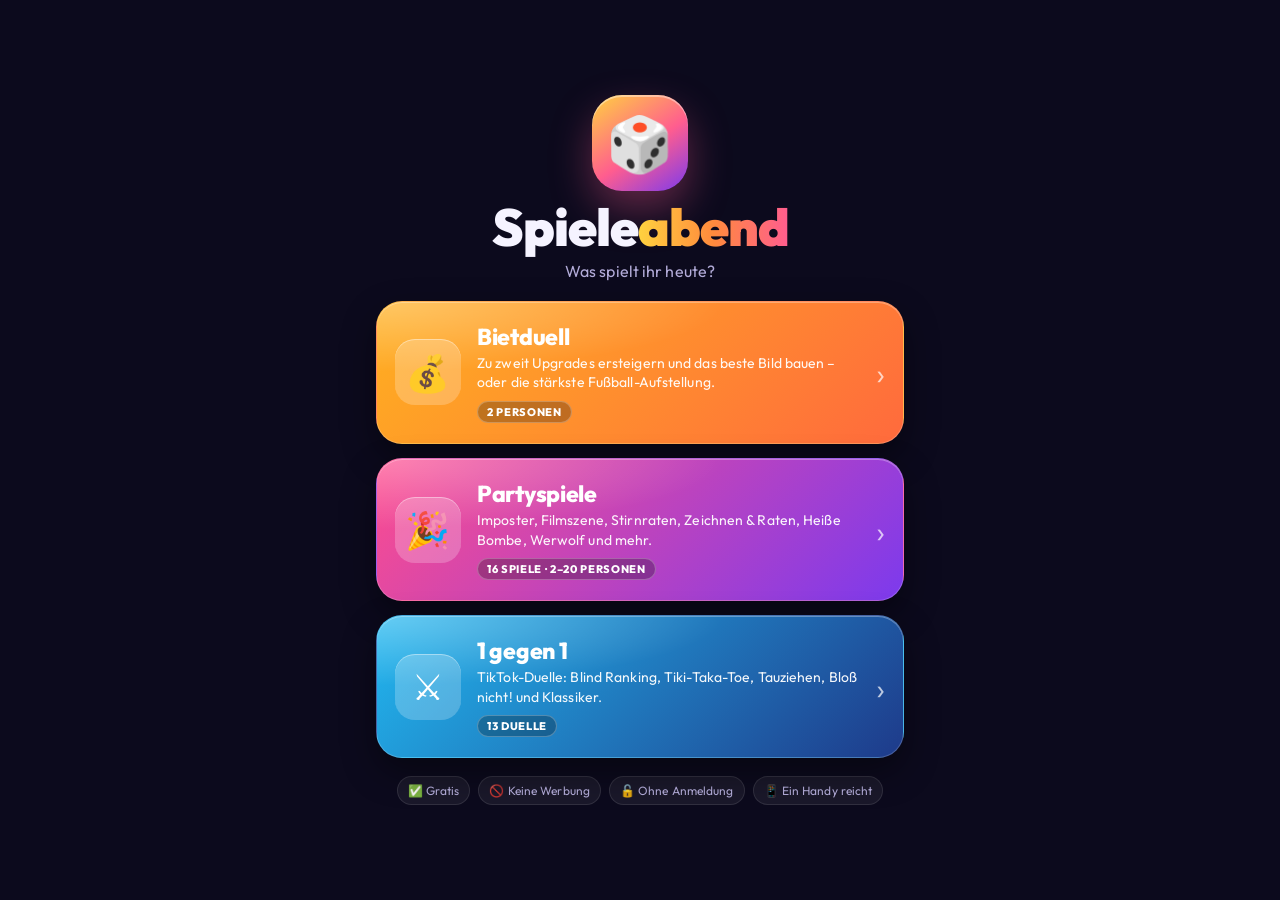
<file: index.html>
<!doctype html>
<html lang="de">
<head>
<meta charset="utf-8">
<meta name="viewport" content="width=device-width, initial-scale=1, viewport-fit=cover">
<title>Bietduell</title>
<link rel="manifest" href="manifest.webmanifest">
<meta name="theme-color" content="#0c0a1d">
<link rel="icon" type="image/png" href="icon-192.png">
<link rel="apple-touch-icon" href="apple-touch-icon.png">
<meta name="apple-mobile-web-app-capable" content="yes">
<meta name="mobile-web-app-capable" content="yes">
<meta name="apple-mobile-web-app-status-bar-style" content="black-translucent">
<meta name="apple-mobile-web-app-title" content="Bietduell">
<style>
:root{--bg:#0c0a1d;--card:#1e1b33;--card2:#29254a;--txt:#f3f1ff;--mut:#a9a3cc;--gold:#ffd23f;color-scheme:dark}
*{box-sizing:border-box}
html,body{background:var(--bg)}
body{margin:0;color:var(--txt);font-family:system-ui,Segoe UI,Roboto,sans-serif;min-height:100vh;-webkit-tap-highlight-color:transparent}
.wrap{max-width:560px;margin:0 auto;min-height:100vh;display:flex;flex-direction:column;justify-content:center;gap:14px;padding:max(24px,env(safe-area-inset-top)) max(16px,env(safe-area-inset-right)) max(24px,env(safe-area-inset-bottom)) max(16px,env(safe-area-inset-left))}
.hero{text-align:center;margin-bottom:6px}
.logo{width:96px;height:96px;margin:0 auto 10px;border-radius:30px;display:grid;place-items:center;font-size:54px;
  background:linear-gradient(145deg,#ffd23f,#ff5d8f 55%,#7c3aed);box-shadow:0 18px 40px rgba(255,93,143,.35),inset 0 2px 0 rgba(255,255,255,.4);animation:float 4s ease-in-out infinite}
@keyframes float{50%{transform:translateY(-8px) rotate(-4deg)}}
h1{font-size:clamp(36px,10vw,52px);margin:0;letter-spacing:-1px;font-weight:900;line-height:1}
.sub{color:var(--mut);margin:8px 0 0;font-size:16px}
a.mode{position:relative;overflow:hidden;display:flex;gap:16px;align-items:center;text-decoration:none;color:#fff;border-radius:26px;padding:20px 18px;
  border:1px solid rgba(255,255,255,.18);box-shadow:0 14px 34px rgba(0,0,0,.4),inset 0 1px 0 rgba(255,255,255,.3);transition:transform .12s;animation:rise .5s both}
a.mode::before{content:"";position:absolute;inset:0;background:radial-gradient(120% 90% at 0% 0%,rgba(255,255,255,.3),transparent 55%);pointer-events:none}
a.mode::after{content:"›";position:absolute;right:18px;top:50%;transform:translateY(-50%);font-size:34px;font-weight:300;opacity:.7}
a.mode:active{transform:scale(.97)}
a.mode:focus-visible,button:focus-visible{outline:3px solid var(--gold);outline-offset:3px}
a.mode:nth-of-type(2){animation-delay:.08s}a.mode:nth-of-type(3){animation-delay:.16s}
@keyframes rise{from{opacity:0;transform:translateY(16px)}to{opacity:1;transform:none}}
.mode .e{flex:none;width:66px;height:66px;display:grid;place-items:center;font-size:36px;border-radius:20px;background:rgba(255,255,255,.22);box-shadow:inset 0 1px 0 rgba(255,255,255,.4)}
.mode .txt{padding-right:22px}
.mode b{font-size:23px;display:block;font-weight:800;letter-spacing:-.3px}
.mode small{font-size:14px;opacity:.95;line-height:1.4;display:block;margin-top:3px}
.mode .tag{display:inline-block;margin-top:8px;font-size:11px;font-weight:800;letter-spacing:.06em;text-transform:uppercase;background:rgba(0,0,0,.25);border:1px solid rgba(255,255,255,.25);padding:3px 9px;border-radius:999px}
.duell{background:linear-gradient(135deg,#ffb020,#ff6a3d)}
.party{background:linear-gradient(135deg,#ff4d8d,#7c3aed)}
.duo{background:linear-gradient(135deg,#22b8f0,#1e3a8a)}
.perks{display:flex;justify-content:center;gap:8px;flex-wrap:wrap;margin-top:4px}
.perks span{font-size:12px;color:var(--mut);background:rgba(255,255,255,.06);border:1px solid rgba(255,255,255,.1);padding:6px 10px;border-radius:999px}
.install{display:flex;gap:12px;align-items:center;border-radius:20px;padding:12px 14px}
.install img{width:46px;height:46px;border-radius:12px}
.install div{flex:1;font-size:14px;color:var(--mut)}.install b{color:var(--txt)}
button{font:inherit;font-weight:700;border:0;border-radius:12px;padding:10px 14px;background:var(--gold);color:#241a00;cursor:pointer}
.hidden{display:none!important}
</style>
<link rel="preconnect" href="https://fonts.googleapis.com"><link rel="preconnect" href="https://fonts.gstatic.com" crossorigin><link rel="stylesheet" href="https://fonts.googleapis.com/css2?family=Outfit:wght@400;500;600;700;800;900&display=swap">
<link rel="stylesheet" href="theme.css">
</head>
<body>
<div class="wrap">
  <div class="hero">
    <div class="logo" aria-hidden="true">🎲</div>
    <h1>Spiele<span>abend</span></h1>
    <p class="sub">Was spielt ihr heute?</p>
  </div>
  <a class="mode duell" href="duell.html"><span class="e">💰</span><span class="txt"><b>Bietduell</b><small>Zu zweit Upgrades ersteigern und das beste Bild bauen – oder die stärkste Fußball-Aufstellung.</small><span class="tag">2 Personen</span></span></a>
  <a class="mode party" href="party/"><span class="e">🎉</span><span class="txt"><b>Partyspiele</b><small>Imposter, Filmszene, Stirnraten, Zeichnen &amp; Raten, Heiße Bombe, Werwolf und mehr.</small><span class="tag">16 Spiele · 2–20 Personen</span></span></a>
  <a class="mode duo" href="duo/"><span class="e">⚔️</span><span class="txt"><b>1 gegen 1</b><small>TikTok-Duelle: Blind Ranking, Tiki-Taka-Toe, Tauziehen, Bloß nicht! und Klassiker.</small><span class="tag">13 Duelle</span></span></a>
  <div class="perks"><span>✅ Gratis</span><span>🚫 Keine Werbung</span><span>🔓 Ohne Anmeldung</span><span>📱 Ein Handy reicht</span></div>
  <div class="box install hidden" id="installBox"><img src="icon-192.png" alt=""><div id="installTxt"><b>Als App installieren</b><br>Mit eigenem Icon am Startbildschirm.</div><button id="installBtn">📲 Installieren</button></div>
</div>
<script>
if ("serviceWorker" in navigator && location.protocol === "https:") navigator.serviceWorker.register("sw.js").catch(() => {});
(function () {
  if (matchMedia("(display-mode: standalone)").matches || navigator.standalone === true) return;
  const box = document.getElementById("installBox"), btn = document.getElementById("installBtn"), txt = document.getElementById("installTxt");
  let deferred = null;
  const done = () => { txt.innerHTML = "<b>Installiert!</b><br>Du findest die App jetzt am Startbildschirm."; btn.classList.add("hidden"); };
  addEventListener("beforeinstallprompt", e => { e.preventDefault(); deferred = e; box.classList.remove("hidden"); });
  btn.onclick = async () => { if (!deferred) return; deferred.prompt(); const r = await deferred.userChoice; deferred = null; if (r.outcome === "accepted") done(); };
  addEventListener("appinstalled", done);
  if (/iphone|ipad|ipod/i.test(navigator.userAgent)) { box.classList.remove("hidden"); btn.classList.add("hidden");
    txt.innerHTML = "<b>Als App installieren</b><br>In Safari auf <b>Teilen</b> (□↑) tippen, dann <b>„Zum Home-Bildschirm“</b>."; }
})();
</script>
</body>
</html>
</file>
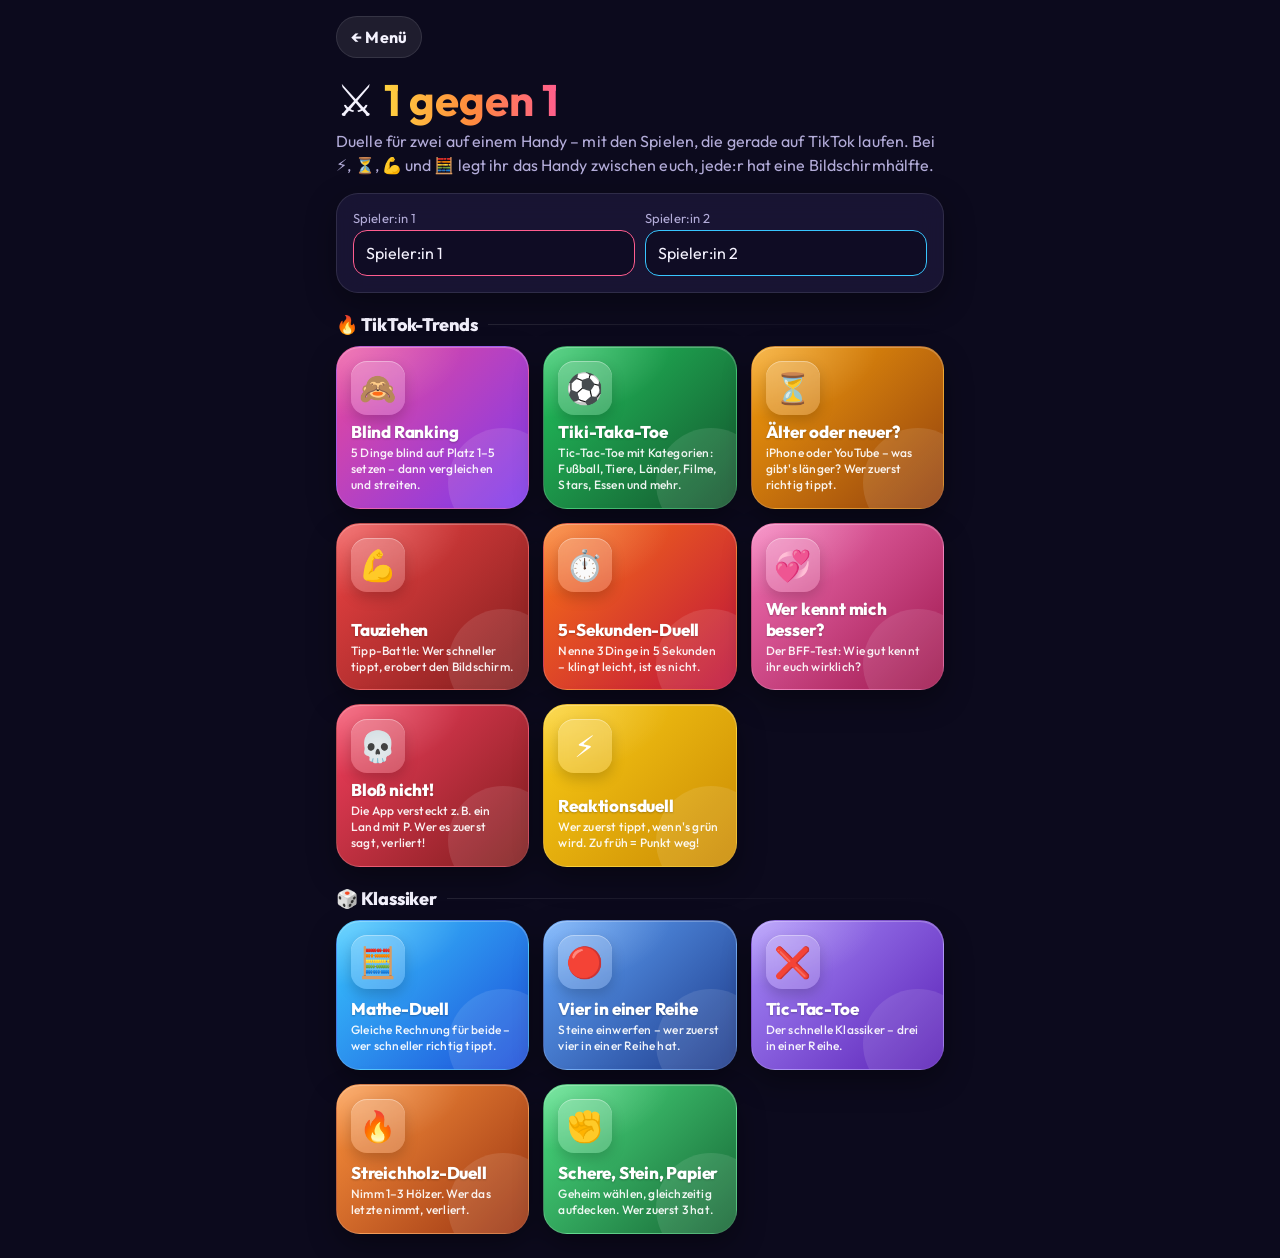
<file: duo/index.html>
<!doctype html>
<html lang="de">
<head>
<meta charset="utf-8">
<meta name="viewport" content="width=device-width, initial-scale=1, viewport-fit=cover, user-scalable=no">
<title>1 gegen 1</title>
<link rel="manifest" href="../manifest.webmanifest">
<meta name="theme-color" content="#12101f">
<link rel="icon" type="image/png" href="../icon-192.png">
<link rel="apple-touch-icon" href="../apple-touch-icon.png">
<meta name="apple-mobile-web-app-capable" content="yes">
<meta name="mobile-web-app-capable" content="yes">
<meta name="apple-mobile-web-app-status-bar-style" content="black-translucent">
<style>
:root{--bg:#12101f;--card:#1e1b33;--card2:#29254a;--txt:#f3f1ff;--mut:#a9a3cc;--gold:#ffd23f;--p1:#ff5d8f;--p2:#38c6ff;--ok:#4ade80;--bad:#f87171;color-scheme:dark}
*{box-sizing:border-box}
html,body{background:var(--bg)}
body{margin:0;background:radial-gradient(circle at 20% 0%,#2a1f55,var(--bg) 60%);color:var(--txt);font-family:system-ui,Segoe UI,Roboto,sans-serif;min-height:100vh;-webkit-tap-highlight-color:transparent;-webkit-user-select:none;user-select:none;touch-action:manipulation}
button{font:inherit;cursor:pointer;border:0;border-radius:14px;padding:12px 16px;background:var(--card2);color:var(--txt);font-weight:700;transition:transform .08s,filter .15s}
button:active:not(:disabled){transform:scale(.96)}
button:disabled{opacity:.35}
button:focus-visible,input:focus-visible{outline:3px solid var(--gold);outline-offset:2px}
input{font:inherit;padding:12px;border-radius:12px;border:1px solid #3c3766;background:#151229;color:var(--txt);width:100%;-webkit-user-select:text;user-select:text}
.wrap{max-width:640px;margin:0 auto;padding:max(16px,env(safe-area-inset-top)) max(16px,env(safe-area-inset-right)) max(24px,env(safe-area-inset-bottom)) max(16px,env(safe-area-inset-left))}
.top{display:flex;align-items:center;gap:10px;margin-bottom:14px}
.top h1{flex:1;margin:0;font-size:22px}
.back{padding:8px 12px}
h1.big{font-size:clamp(30px,8vw,44px);margin:6px 0 2px}
h1 span{color:var(--gold)}
.sub{color:var(--mut);margin:0 0 16px;line-height:1.5}
.box{background:var(--card);border-radius:18px;padding:16px;box-shadow:0 8px 30px #0005;margin-bottom:14px}
.names{display:grid;grid-template-columns:1fr 1fr;gap:10px}
.names label{font-size:13px;color:var(--mut);display:block;margin-bottom:4px}
#n1{border-color:var(--p1)}#n2{border-color:var(--p2)}
.games{display:grid;grid-template-columns:repeat(auto-fill,minmax(150px,1fr));gap:12px}
.tile{text-align:left;padding:16px 14px;border-radius:20px;min-height:124px;display:flex;flex-direction:column;justify-content:space-between;color:#fff;box-shadow:0 8px 24px #0006}
.tile .e{font-size:36px}.tile b{font-size:17px;display:block;margin-top:6px}
.tile small{font-weight:500;opacity:.9;font-size:12px;line-height:1.35;display:block;margin-top:3px}
.stage{display:flex;flex-direction:column;gap:14px;text-align:center}
.sc{display:flex;justify-content:center;gap:10px;align-items:center;font-weight:800;font-size:20px}
.sc .a{color:var(--p1)}.sc .b{color:var(--p2)}
.turn{font-size:22px;font-weight:800}.turn.p0{color:var(--p1)}.turn.p1{color:var(--p2)}
.note{color:var(--mut);font-size:14px;line-height:1.5}
.go{width:100%;font-size:20px;padding:16px;background:linear-gradient(135deg,var(--gold),#ff9f1c);color:#241a00}
.alt{width:100%}
.hand{font-size:22px;line-height:1.4}.hand b{display:block;font-size:30px}
.card{border-radius:24px;padding:24px 18px;box-shadow:0 14px 40px #0008;color:#fff}
.card .k{font-size:13px;letter-spacing:.08em;text-transform:uppercase;opacity:.85;font-weight:700}
.card .t{font-size:clamp(24px,7vw,34px);font-weight:900;margin-top:6px}
.chips{display:flex;flex-wrap:wrap;gap:8px;justify-content:center}
.chips button{padding:10px 12px;font-size:15px}
.chips button.used{opacity:.25;text-decoration:line-through}
.chips button.bomb{background:var(--bad);color:#fff;opacity:1;text-decoration:none}
.pick{display:flex;flex-wrap:wrap;gap:8px}
.pick button{padding:8px 12px;font-size:14px}
/* geteilter Bildschirm: obere Hälfte gedreht, damit man sich gegenüber sitzen kann */
.split{position:fixed;inset:0;display:grid;grid-template-rows:1fr auto 1fr;z-index:5;background:var(--bg)}
.half{display:flex;flex-direction:column;align-items:center;justify-content:center;gap:12px;padding:16px;text-align:center;transition:background .15s}
.half.top{transform:rotate(180deg)}
.half.p0{background:#3a1430}.half.p1{background:#10304a}
.half .big{font-size:clamp(28px,9vw,48px);font-weight:900}
.half .pts{font-size:16px;font-weight:700;opacity:.85}
.mid{display:flex;justify-content:center;gap:10px;padding:6px;background:#0d0b1a}
.mid button{padding:8px 14px;font-size:14px}
.green .half{background:#15803d!important}
.opts{display:grid;grid-template-columns:repeat(3,1fr);gap:10px;width:100%;max-width:420px}
.opts button{font-size:26px;padding:16px 0}
.board{display:grid;gap:6px;margin:0 auto;width:100%;max-width:420px}
.c4{grid-template-columns:repeat(7,1fr);background:#1d3fa8;padding:8px;border-radius:16px}
.c4 .cell{aspect-ratio:1;border-radius:50%;background:#0d0b1a;padding:0}
.c4 .cell.p0{background:var(--p1)}.c4 .cell.p1{background:var(--p2)}.c4 .cell.win{outline:4px solid var(--gold)}
.ttt{grid-template-columns:repeat(3,1fr);max-width:320px}
.ttt .cell{aspect-ratio:1;font-size:56px;font-weight:900;padding:0;background:var(--card)}
.ttt .cell.p0{color:var(--p1)}.ttt .cell.p1{color:var(--p2)}.ttt .cell.win{background:#3a3263}
.sticks{display:flex;flex-wrap:wrap;gap:8px;justify-content:center;min-height:90px;padding:8px}
.stick{width:10px;height:70px;border-radius:5px;background:linear-gradient(#ef4444 0 14px,#e8c08a 14px)}
.take{display:grid;grid-template-columns:repeat(3,1fr);gap:10px}
.take button{font-size:22px;padding:16px 0}
.rps{display:grid;grid-template-columns:repeat(3,1fr);gap:10px}
.rps button{font-size:52px;padding:18px 0}
.hidden{display:none!important}
.sec{font-size:18px;margin:20px 0 10px}
.ranks{display:grid;gap:8px}.rk{display:flex;gap:12px;align-items:center;text-align:left;font-size:17px;padding:12px 14px}
.rk span{background:var(--gold);color:#241a00;border-radius:8px;width:30px;height:30px;display:grid;place-items:center;flex:none}
.rk:disabled{opacity:.55}
table.cmp{width:100%;border-collapse:separate;border-spacing:0 6px;font-weight:600}.cmp th{font-size:14px;text-align:left;padding:0 10px}
.cmp td{padding:10px;background:var(--card2);text-align:left}.cmp td:first-child{border-radius:10px 0 0 10px;width:40px;color:var(--gold)}.cmp td:last-child{border-radius:0 10px 10px 0}
.cmp tr.eq td{background:#3a3263}
.two{display:grid;grid-template-columns:1fr 1fr;gap:10px;width:100%;max-width:440px}.two button{font-size:18px;padding:18px 8px;min-height:90px}
.tk{display:grid;grid-template-columns:.9fr 1fr 1fr 1fr;gap:6px}
.tk .hd{font-size:12px;font-weight:700;display:flex;align-items:center;justify-content:center;text-align:center;padding:4px;background:var(--card);border-radius:10px;min-height:44px}
.tk .cell{aspect-ratio:1;padding:4px;display:flex;flex-direction:column;align-items:center;justify-content:center;background:var(--card2);font-size:22px;color:var(--mut)}
.tk .cell b{font-size:34px}.tk .cell small{font-size:10px;font-weight:600;line-height:1.1}
.tk .cell.p0{color:var(--p1)}.tk .cell.p1{color:var(--p2)}.tk .cell.win{background:#3a3263}.tk .cell:disabled{opacity:1}
.btns2{display:flex;gap:10px}.btns2>*{flex:1;padding:16px;font-size:18px}.yes{background:#15803d}.no{background:#b91c1c}
.timer{font-size:64px;font-weight:900;font-variant-numeric:tabular-nums}
.t2{font-size:22px;font-weight:800;margin-top:4px}

@keyframes pop{0%{transform:scale(.4);opacity:0}70%{transform:scale(1.15)}100%{transform:scale(1)}}
.pop{animation:pop .4s ease-out}
</style>
<link rel="preconnect" href="https://fonts.googleapis.com"><link rel="preconnect" href="https://fonts.gstatic.com" crossorigin><link rel="stylesheet" href="https://fonts.googleapis.com/css2?family=Outfit:wght@400;500;600;700;800;900&display=swap">
<link rel="stylesheet" href="../theme.css">
</head>
<body>
<div class="wrap" id="app"></div>
<script src="lists.js"></script>
<script src="tiktok.js"></script>
<script>
"use strict";
const $ = s => document.querySelector(s);
const esc = s => String(s).replace(/[&<>"']/g, c => ({ "&": "&amp;", "<": "&lt;", ">": "&gt;", '"': "&quot;", "'": "&#39;" }[c]));
const shuffle = a => { a = a.slice(); for (let i = a.length - 1; i > 0; i--) { const j = Math.floor(Math.random() * (i + 1)); [a[i], a[j]] = [a[j], a[i]]; } return a; };
const rnd = a => a[Math.floor(Math.random() * a.length)];
const store = { get(k, d) { try { const v = localStorage.getItem("pz_" + k); return v == null ? d : JSON.parse(v); } catch { return d; } },
  set(k, v) { try { localStorage.setItem("pz_" + k, JSON.stringify(v)); } catch {} } };
const view = html => { $("#app").innerHTML = html; window.scrollTo(0, 0); };
const vib = p => { try { navigator.vibrate && navigator.vibrate(p); } catch {} };
let ac; function beep(f = 880, d = .07, v = .15) { try { ac = ac || new (window.AudioContext || window.webkitAudioContext)();
  const o = ac.createOscillator(), g = ac.createGain(); o.type = "square"; o.frequency.value = f; g.gain.setValueAtTime(v, ac.currentTime);
  g.gain.exponentialRampToValueAtTime(.001, ac.currentTime + d); o.connect(g); g.connect(ac.destination); o.start(); o.stop(ac.currentTime + d); } catch {} }
let names = store.get("duo", ["Spieler:in 1", "Spieler:in 2"]);
let S = {}, timers = [];
const stop = () => { timers.forEach(clearTimeout); timers = []; };
const later = (f, ms) => timers.push(setTimeout(f, ms));
const nm = i => `<span style="color:var(--p${i + 1})">${esc(names[i])}</span>`;
const score = () => `<div class="sc"><span class="a">${esc(names[0])} ${S.sc[0]}</span><span>:</span><span class="b">${S.sc[1]} ${esc(names[1])}</span></div>`;
const bar = t => `<div class="top"><button class="back" onclick="quit()">✕</button><h1>${t}</h1></div>`;
function quit() { stop(); home(); }

const GAMES = [
  { id: "blind", tt: 1, n: "Blind Ranking", e: "🙈", col: "#ec4899,#7c3aed", d: "5 Dinge blind auf Platz 1–5 setzen – dann vergleichen und streiten." },
  { id: "tiki", tt: 1, n: "Tiki-Taka-Toe", e: "⚽", col: "#22c55e,#14532d", d: "Tic-Tac-Toe mit Kategorien: Fußball, Tiere, Länder, Filme, Stars, Essen und mehr." },
  { id: "old", tt: 1, n: "Älter oder neuer?", e: "⏳", col: "#f59e0b,#92400e", d: "iPhone oder YouTube – was gibt's länger? Wer zuerst richtig tippt." },
  { id: "tug", tt: 1, n: "Tauziehen", e: "💪", col: "#ef4444,#7f1d1d", d: "Tipp-Battle: Wer schneller tippt, erobert den Bildschirm." },
  { id: "five", tt: 1, n: "5-Sekunden-Duell", e: "⏱️", col: "#f97316,#be123c", d: "Nenne 3 Dinge in 5 Sekunden – klingt leicht, ist es nicht." },
  { id: "kenn", tt: 1, n: "Wer kennt mich besser?", e: "💞", col: "#f472b6,#9d174d", d: "Der BFF-Test: Wie gut kennt ihr euch wirklich?" },
  { id: "blos", tt: 1, n: "Bloß nicht!", e: "💀", col: "#f43f5e,#7f1d1d", d: "Die App versteckt z. B. ein Land mit P. Wer es zuerst sagt, verliert!" },
  { id: "reakt", tt: 1, n: "Reaktionsduell", e: "⚡", col: "#facc15,#ca8a04", d: "Wer zuerst tippt, wenn's grün wird. Zu früh = Punkt weg!" },
  { id: "mathe", n: "Mathe-Duell", e: "🧮", col: "#38c6ff,#1d4ed8", d: "Gleiche Rechnung für beide – wer schneller richtig tippt." },
  { id: "vier", n: "Vier in einer Reihe", e: "🔴", col: "#60a5fa,#1e3a8a", d: "Steine einwerfen – wer zuerst vier in einer Reihe hat." },
  { id: "ttt", n: "Tic-Tac-Toe", e: "❌", col: "#a78bfa,#5b21b6", d: "Der schnelle Klassiker – drei in einer Reihe." },
  { id: "nim", n: "Streichholz-Duell", e: "🔥", col: "#fb923c,#9a3412", d: "Nimm 1–3 Hölzer. Wer das letzte nimmt, verliert." },
  { id: "ssp", n: "Schere, Stein, Papier", e: "✊", col: "#4ade80,#166534", d: "Geheim wählen, gleichzeitig aufdecken. Wer zuerst 3 hat." },
];
const game = id => GAMES.find(g => g.id === id);

function home() {
  stop(); S = {};
  view(`<div class="top"><button class="back" onclick="location.href='../'">← Menü</button><h1></h1></div>
  <h1 class="big">⚔️ <span>1 gegen 1</span></h1>
  <p class="sub">Duelle für zwei auf einem Handy – mit den Spielen, die gerade auf TikTok laufen. Bei ⚡, ⏳, 💪 und 🧮 legt ihr das Handy zwischen euch, jede:r hat eine Bildschirmhälfte.</p>
  <div class="box names"><div><label for="n1">Spieler:in 1</label><input id="n1" maxlength="14" value="${esc(names[0])}" onchange="saveNames()"></div>
    <div><label for="n2">Spieler:in 2</label><input id="n2" maxlength="14" value="${esc(names[1])}" onchange="saveNames()"></div></div>
  <h2 class="sec">🔥 TikTok-Trends</h2><div class="games">${GAMES.filter(g => g.tt).map(g => `<button class="tile" style="background:linear-gradient(135deg,${g.col})" onclick="start('${g.id}')"><span class="e">${g.e}</span><span><b>${g.n}</b><small>${g.d}</small></span></button>`).join("")}</div>
  <h2 class="sec">🎲 Klassiker</h2><div class="games">${GAMES.filter(g => !g.tt).map(g => `<button class="tile" style="background:linear-gradient(135deg,${g.col})" onclick="start('${g.id}')"><span class="e">${g.e}</span><span><b>${g.n}</b><small>${g.d}</small></span></button>`).join("")}</div>`);
}
function saveNames() { if (!$("#n1")) return; names = [$("#n1").value.trim() || "Spieler:in 1", $("#n2").value.trim() || "Spieler:in 2"]; store.set("duo", names); }
function start(id) { stop(); saveNames(); S = { id, sc: [0, 0], first: 0 }; ({ blind: blindSetup, tiki: tikiSetup, old: oldStart, tug: tugStart, five: fiveStart, kenn: kennStart, blos: blosSetup, reakt: reaktStart, mathe: matheStart, vier: vierNew, ttt: tttNew, nim: nimNew, ssp: sspRound })[id](); }

/* ===== Bloß nicht! ===== */
function blosSetup() {
  view(`${bar("💀 Bloß nicht!")}<div class="stage">
    <p class="note">Die App sucht sich heimlich <b>einen</b> Begriff aus der Kategorie aus. Ihr nennt abwechselnd einen passenden Begriff und tippt ihn an. Wer den geheimen Begriff erwischt, hat verloren!</p>
    <button class="go" onclick="blosRound(rnd(BLOS))">🎲 Zufällige Kategorie</button>
    <div class="pick">${BLOS.map((c, i) => `<button onclick="blosRound(BLOS[${i}])">${c.e} ${esc(c.n)}</button>`).join("")}</div></div>`);
}
function blosRound(cat) {
  S.cat = cat; S.secret = rnd(cat.items); S.used = new Set(); S.turn = S.first; S.first = 1 - S.first; blosView();
}
function blosView(boom) {
  const c = S.cat, left = c.items.length - S.used.size;
  view(`${bar("💀 Bloß nicht!")}<div class="stage">${score()}
    <div class="card" style="background:linear-gradient(135deg,#f43f5e,#7f1d1d)"><div class="k">Kategorie</div><div class="t">${c.e} ${esc(c.n)}</div></div>
    ${boom ? `<div class="hand pop">💥 ${nm(S.turn)} hat <b>${esc(S.secret)}</b> erwischt!</div>
      <button class="go" onclick="blosRound(S.cat)">Nochmal gleiche Kategorie</button><button class="alt" onclick="blosSetup()">Andere Kategorie</button>`
    : `<div class="turn p${S.turn}">${esc(names[S.turn])} ist dran</div><p class="note">Sag einen Begriff laut und tipp ihn an. Noch ${left} übrig – einer davon ist die Falle.</p>`}
    <div class="chips">${c.items.map((w, i) => `<button class="${S.used.has(w) ? "used" : ""}${boom && w === S.secret ? " bomb" : ""}" ${boom || S.used.has(w) ? "disabled" : ""} onclick="blosTap(${i})">${esc(w)}</button>`).join("")}</div></div>`);
}
function blosTap(i) {
  const w = S.cat.items[i];
  if (w === S.secret) { S.sc[1 - S.turn]++; vib([300, 80, 300]); beep(140, .5, .25); return blosView(true); }
  S.used.add(w); beep(900, .05); S.turn = 1 - S.turn; blosView();
}

/* ===== geteilter Bildschirm ===== */
function split(top, bottom, midHtml = "") {
  view(`<div class="split" id="sp"><div class="half top p0" id="h0">${top}</div><div class="mid">${midHtml}<button onclick="quit()">✕ Beenden</button></div><div class="half p1" id="h1">${bottom}</div></div>`);
}
const GOAL = 5;

/* ===== Reaktionsduell ===== */
function reaktStart() { S.r = 0; reaktReady(); }
function reaktReady(msg = ["", ""]) {
  stop();
  if (Math.max(...S.sc) >= GOAL) return duoWin("reaktStart()");
  const half = i => `<div class="big">${msg[i] || "Daumen bereit!"}</div><div class="pts">${esc(names[i])}: ${S.sc[i]} / ${GOAL}</div><div class="note">Tippen, sobald es GRÜN wird</div>`;
  split(half(0), half(1));
  S.state = "wait";
  ["h0", "h1"].forEach((id, i) => $("#" + id).onpointerdown = () => reaktTap(i));
  later(() => { if (S.state !== "wait") return; S.state = "go"; $("#sp").classList.add("green"); document.querySelectorAll(".half .big").forEach(b => b.textContent = "JETZT!"); beep(1200, .12); },
    1500 + Math.random() * 3500);
}
function reaktTap(i) {
  if (S.state === "wait") { S.state = "done"; S.sc[1 - i]++; vib(200); later(() => reaktReady(i ? ["Glück gehabt 😏", "Zu früh! ❌"] : ["Zu früh! ❌", "Glück gehabt 😏"]), 50); }
  else if (S.state === "go") { S.state = "done"; S.sc[i]++; beep(1500, .1); later(() => reaktReady(i ? ["Zu langsam 🐢", "Punkt! ⚡"] : ["Punkt! ⚡", "Zu langsam 🐢"]), 50); }
}

/* ===== Mathe-Duell ===== */
function matheStart() { S.lock = [false, false]; matheTask(); }
function makeTask() {
  const k = Math.floor(Math.random() * 4); let a, b, r, op;
  if (k === 0) { a = 5 + Math.floor(Math.random() * 60); b = 5 + Math.floor(Math.random() * 40); r = a + b; op = "+"; }
  if (k === 1) { a = 20 + Math.floor(Math.random() * 70); b = 2 + Math.floor(Math.random() * (a - 2)); r = a - b; op = "−"; }
  if (k === 2) { a = 2 + Math.floor(Math.random() * 11); b = 2 + Math.floor(Math.random() * 11); r = a * b; op = "×"; }
  if (k === 3) { b = 2 + Math.floor(Math.random() * 10); r = 2 + Math.floor(Math.random() * 11); a = b * r; op = "÷"; }
  const wrong = new Set(); while (wrong.size < 2) { const d = rnd([-10, -2, -1, 1, 2, 10, 3, -3]); if (r + d > 0 && r + d !== r) wrong.add(r + d); }
  return { q: `${a} ${op} ${b}`, r, o: [r, ...wrong] };
}
function matheTask(msg = ["", ""]) {
  if (Math.max(...S.sc) >= 7) return duoWin("matheStart()", 7);
  S.t = makeTask(); S.lock = [false, false]; S.state = "go";
  const half = i => `<div class="pts">${esc(names[i])}: ${S.sc[i]} / 7 ${msg[i] || ""}</div><div class="big">${S.t.q} = ?</div>
    <div class="opts">${shuffle(S.t.o).map(v => `<button onpointerdown="matheTap(${i},${v},this)">${v}</button>`).join("")}</div>`;
  split(half(0), half(1));
}
function matheTap(i, v, el) {
  if (S.state !== "go" || S.lock[i]) return;
  if (v === S.t.r) { S.state = "done"; S.sc[i]++; beep(1300, .08); el.style.background = "var(--ok)"; later(() => matheTask(i ? ["", "✅"] : ["✅", ""]), 450); }
  else { S.lock[i] = true; el.style.background = "var(--bad)"; beep(200, .15); vib(120);
    if (S.lock[0] && S.lock[1]) { S.state = "done"; later(() => matheTask(), 600); } }
}

function duoWin(again, goal = GOAL) {
  stop(); const w = S.sc[0] > S.sc[1] ? 0 : S.sc[1] > S.sc[0] ? 1 : -1;
  view(`${bar(game(S.id).e + " " + game(S.id).n)}<div class="stage"><div style="font-size:80px" class="pop">🏆</div>
    <div class="hand">${w < 0 ? "Unentschieden – ihr seid gleich gut! 🤝" : nm(w) + " gewinnt!"}</div>${score()}
    <button class="go" onclick="S.sc=[0,0];${again}">Revanche</button><button class="alt" onclick="home()">Anderes Duell</button></div>`);
}

/* ===== Vier in einer Reihe ===== */
function vierNew() { S.b = Array.from({ length: 6 }, () => Array(7).fill(-1)); S.turn = S.first; S.first = 1 - S.first; S.over = false; S.win = []; vierView(); }
function vierView(msg) {
  view(`${bar("🔴 Vier in einer Reihe")}<div class="stage">${score()}
    <div class="turn p${S.turn}">${msg || esc(names[S.turn]) + " ist dran " + (S.turn ? "🔵" : "🔴")}</div>
    <div class="board c4">${S.b.map((row, r) => row.map((v, c) => `<button class="cell ${v >= 0 ? "p" + v : ""} ${S.win.some(([a, b]) => a === r && b === c) ? "win" : ""}" aria-label="Spalte ${c + 1}" onclick="vierDrop(${c})"></button>`).join("")).join("")}</div>
    ${S.over ? `<button class="go" onclick="vierNew()">Nächste Runde</button>` : `<p class="note">Tipp in eine Spalte, um einen Stein einzuwerfen.</p>`}</div>`);
}
function vierDrop(c) {
  if (S.over) return; let r = 5; while (r >= 0 && S.b[r][c] >= 0) r--; if (r < 0) return;
  S.b[r][c] = S.turn; beep(500 + r * 60, .05);
  const line = vierCheck(r, c);
  if (line) { S.over = true; S.win = line; S.sc[S.turn]++; vib(200); return vierView("🏆 " + esc(names[S.turn]) + " gewinnt die Runde!"); }
  if (S.b[0].every(v => v >= 0)) { S.over = true; return vierView("Unentschieden – Brett voll!"); }
  S.turn = 1 - S.turn; vierView();
}
function vierCheck(r, c) {
  const p = S.b[r][c];
  for (const [dr, dc] of [[0, 1], [1, 0], [1, 1], [1, -1]]) {
    const cells = [[r, c]];
    for (const s of [1, -1]) { let rr = r + dr * s, cc = c + dc * s; while (rr >= 0 && rr < 6 && cc >= 0 && cc < 7 && S.b[rr][cc] === p) { cells.push([rr, cc]); rr += dr * s; cc += dc * s; } }
    if (cells.length >= 4) return cells;
  }
  return null;
}

/* ===== Tic-Tac-Toe ===== */
function tttNew() { S.b = Array(9).fill(-1); S.turn = S.first; S.first = 1 - S.first; S.over = false; S.win = []; tttView(); }
const SYM = ["✕", "◯"];
function tttView(msg) {
  view(`${bar("❌ Tic-Tac-Toe")}<div class="stage">${score()}
    <div class="turn p${S.turn}">${msg || esc(names[S.turn]) + " (" + SYM[S.turn] + ") ist dran"}</div>
    <div class="board ttt">${S.b.map((v, i) => `<button class="cell ${v >= 0 ? "p" + v : ""} ${S.win.includes(i) ? "win" : ""}" aria-label="Feld ${i + 1}" onclick="tttSet(${i})">${v >= 0 ? SYM[v] : ""}</button>`).join("")}</div>
    ${S.over ? `<button class="go" onclick="tttNew()">Nächste Runde</button>` : ""}</div>`);
}
function tttSet(i) {
  if (S.over || S.b[i] >= 0) return; S.b[i] = S.turn; beep(700, .05);
  for (const l of [[0, 1, 2], [3, 4, 5], [6, 7, 8], [0, 3, 6], [1, 4, 7], [2, 5, 8], [0, 4, 8], [2, 4, 6]])
    if (l.every(k => S.b[k] === S.turn)) { S.over = true; S.win = l; S.sc[S.turn]++; return tttView("🏆 " + esc(names[S.turn]) + " gewinnt die Runde!"); }
  if (S.b.every(v => v >= 0)) { S.over = true; return tttView("Unentschieden!"); }
  S.turn = 1 - S.turn; tttView();
}

/* ===== Streichholz-Duell ===== */
function nimNew() { S.n = 21; S.turn = S.first; S.first = 1 - S.first; S.over = false; nimView(); }
function nimView(msg) {
  view(`${bar("🔥 Streichholz-Duell")}<div class="stage">${score()}
    <div class="turn p${S.turn}">${msg || esc(names[S.turn]) + " ist dran"}</div>
    <div class="box"><div class="sticks">${'<div class="stick"></div>'.repeat(S.n)}</div><div class="note">${S.n} Hölzer übrig</div></div>
    ${S.over ? `<button class="go" onclick="nimNew()">Nächste Runde</button>` : `<div class="take">${[1, 2, 3].map(k => `<button ${k > S.n ? "disabled" : ""} onclick="nimTake(${k})">−${k}</button>`).join("")}</div>
    <p class="note">Wer das letzte Holz nehmen muss, verliert. Tipp: Es gibt einen Trick, mit dem man fast immer gewinnt …</p>`}</div>`);
}
function nimTake(k) {
  S.n -= k; beep(600, .05);
  if (S.n <= 0) { S.over = true; S.sc[1 - S.turn]++; vib(200); return nimView("🔥 " + esc(names[S.turn]) + " hat das letzte Holz – " + esc(names[1 - S.turn]) + " gewinnt!"); }
  S.turn = 1 - S.turn; nimView();
}

/* ===== Schere, Stein, Papier ===== */
const RPS = ["✌️", "✊", "✋"], RPSN = ["Schere", "Stein", "Papier"];
function sspRound() {
  if (Math.max(...S.sc) >= 3) return duoWin("sspRound()", 3);
  S.pick = []; sspAsk(0);
}
function sspAsk(i) {
  view(`${bar("✊ Schere, Stein, Papier")}<div class="stage">${score()}
    <div class="hand">📱 Nur ${nm(i)} schaut!<b>Wähl geheim:</b></div>
    <div class="rps">${RPS.map((e, k) => `<button aria-label="${RPSN[k]}" onclick="sspPick(${i},${k})">${e}</button>`).join("")}</div>
    <p class="note">Danach das Handy an ${esc(names[1 - i])} geben.</p></div>`);
}
function sspPick(i, k) {
  S.pick[i] = k; beep(800, .04);
  if (i === 0) return view(`${bar("✊ Schere, Stein, Papier")}<div class="stage"><div class="hand">✅ Gespeichert!<br>Gib das Handy an<b>${nm(1)}</b></div><button class="go" onclick="sspAsk(1)">Ich bin bereit</button></div>`);
  const [a, b] = S.pick, d = (a - b + 3) % 3; // 1 = Spieler 1 gewinnt (Stein>Schere, Papier>Stein, Schere>Papier)
  let msg = "Unentschieden – nochmal!";
  if (d === 1) { S.sc[0]++; msg = nm(0) + " gewinnt die Runde!"; } else if (d === 2) { S.sc[1]++; msg = nm(1) + " gewinnt die Runde!"; }
  view(`${bar("✊ Schere, Stein, Papier")}<div class="stage">${score()}
    <div style="display:flex;justify-content:space-around;font-size:80px" class="pop"><span>${RPS[a]}</span><span>${RPS[b]}</span></div>
    <div style="display:flex;justify-content:space-around">${nm(0)}${nm(1)}</div><div class="hand">${msg}</div>
    <button class="go" onclick="sspRound()">Weiter</button></div>`);
}

/* ===== TikTok-Trend: Blind Ranking ===== */
function blindSetup() {
  view(`${bar("🙈 Blind Ranking")}<div class="stage">
    <p class="note">5 Dinge kommen nacheinander. Setz jedes sofort auf Platz 1–5, ohne zu wissen, was noch kommt! Danach rankt die andere Person dieselben Dinge, und ihr vergleicht.</p>
    <button class="go" onclick="blindStart(rnd(BLIND))">🎲 Zufällige Kategorie</button>
    <div class="pick">${BLIND.map((c, i) => `<button onclick="blindStart(BLIND[${i}])">${c.e} ${esc(c.n)}</button>`).join("")}</div></div>`);
}
function blindStart(cat) { S.cat = cat; S.seq = shuffle(cat.items).slice(0, 5); S.rank = [Array(5).fill(null), Array(5).fill(null)]; S.p = S.first; S.first = 1 - S.first; S.k = 0; S.done = 0; blindHand(); }
function blindHand() {
  view(`${bar("🙈 Blind Ranking")}<div class="stage"><div class="hand">📱 Jetzt rankt ${nm(S.p)}<b>${S.cat.e} ${esc(S.cat.n)}</b></div>
    <p class="note">Nicht spicken, ${esc(names[1 - S.p])}! 🙈</p><button class="go" onclick="blindView()">Los</button></div>`);
}
function blindView() {
  const it = S.seq[S.k], r = S.rank[S.p];
  view(`${bar("🙈 Blind Ranking")}<div class="stage"><div class="turn p${S.p}">${esc(names[S.p])} rankt · ${S.k + 1}/5</div>
    <div class="card" style="background:linear-gradient(135deg,#ec4899,#7c3aed)"><div class="k">${S.cat.e} ${esc(S.cat.n)}</div><div class="t pop">${esc(it)}</div></div>
    <div class="ranks">${r.map((v, i) => `<button class="rk" ${v != null ? "disabled" : ""} onclick="blindPut(${i})"><span>${i + 1}</span>${v != null ? esc(S.seq[v]) : "frei"}</button>`).join("")}</div></div>`);
}
function blindPut(i) {
  S.rank[S.p][i] = S.k; beep(800, .05); S.k++;
  if (S.k < 5) return blindView();
  S.done++; if (S.done < 2) { S.p = 1 - S.p; S.k = 0; return blindHand(); }
  const same = [0, 1, 2, 3, 4].filter(i => S.rank[0][i] === S.rank[1][i]).length;
  view(`${bar("🙈 Blind Ranking")}<div class="stage"><div class="hand">${S.cat.e} ${esc(S.cat.n)}<b>${same} von 5 gleich ${same >= 3 ? "🤝" : same ? "🤔" : "💥"}</b></div>
    <table class="cmp"><tr><th>#</th><th style="color:var(--p1)">${esc(names[0])}</th><th style="color:var(--p2)">${esc(names[1])}</th></tr>
    ${[0, 1, 2, 3, 4].map(i => `<tr class="${S.rank[0][i] === S.rank[1][i] ? "eq" : ""}"><td>${i + 1}</td><td>${esc(S.seq[S.rank[0][i]])}</td><td>${esc(S.seq[S.rank[1][i]])}</td></tr>`).join("")}</table>
    <p class="note">Jetzt verteidigt eure Rankings! 😤</p>
    <button class="go" onclick="blindStart(rnd(BLIND))">Nächste Runde</button><button class="alt" onclick="blindSetup()">Kategorie wählen</button></div>`);
}

/* ===== TikTok-Trend: Älter oder neuer? (Higher or Lower) ===== */
function oldStart() { oldTask(); }
function oldTask(info) {
  if (Math.max(...S.sc) >= 7) return duoWin("oldStart()");
  let a, b; do { a = rnd(YEARS); b = rnd(YEARS); } while (a[1] === b[1]);
  S.t = { a, b }; S.lock = [false, false]; S.state = "go";
  const half = i => `<div class="pts">${esc(names[i])}: ${S.sc[i]} / 7</div>${info ? `<div class="note">${info}</div>` : ""}<div class="big" style="font-size:24px">Was gibt's schon länger?</div>
    <div class="two">${[a, b].map((x, k) => `<button onpointerdown="oldTap(${i},${k},this)">${esc(x[0])}</button>`).join("")}</div>`;
  split(half(0), half(1));
}
function oldTap(i, k, el) {
  if (S.state !== "go" || S.lock[i]) return;
  const { a, b } = S.t, ok = k === 0 ? a[1] < b[1] : b[1] < a[1], info = `${esc(a[0])}: ${a[1]} · ${esc(b[0])}: ${b[1]}`;
  if (ok) { S.state = "done"; S.sc[i]++; el.style.background = "var(--ok)"; beep(1300, .08); later(() => oldTask(info), 900); }
  else { S.lock[i] = true; el.style.background = "var(--bad)"; beep(200, .15); vib(120); if (S.lock[0] && S.lock[1]) { S.state = "done"; later(() => oldTask(info), 900); } }
}

/* ===== TikTok-Trend: Tiki-Taka-Toe (Fußball-Tic-Tac-Toe) ===== */
function tikiSetup() {
  view(`${bar("⚽ Tiki-Taka-Toe")}<div class="stage"><p class="note">Wähl die Kategorien fürs Brett. Wer ein Feld will, nennt etwas, das zu Zeile und Spalte passt – die andere Person entscheidet, ob's stimmt.</p>
    <h2 class="sec">⚽ Fußball</h2>${TTT_MODES.map(m => `<button class="rk" onclick="S.mode='${m.id}';tikiStart()"><span>${m.e}</span><div><b>${m.n}</b><div class="note">${m.d}</div></div></button>`).join("")}
    <h2 class="sec">🎲 Ohne Fußball</h2>${TTT_THEMES.map(m => `<button class="rk" onclick="S.mode='${m.id}';tikiStart()"><span>${m.e}</span><div><b>${m.n}</b><div class="note">${m.d}</div></div></button>`).join("")}</div>`);
}
function tikiAxes() {
  const m = S.mode || "land", pick = (a, n, not = []) => shuffle(a.filter(x => !not.includes(x))).slice(0, n);
  const th = TTT_THEMES.find(t => t.id === m); if (th) return [pick(th.rows, 3), pick(th.cols, 3)];
  if (m === "land") return [pick(TTT_CLUBS, 3), pick(TTT_NATIONS, 3)];
  // keine trivialen Felder wie „Arsenal × Spielte in der Premier League“
  const LG = { "Real Madrid": "LaLiga", "FC Barcelona": "LaLiga", "Atlético Madrid": "LaLiga", "FC Sevilla": "LaLiga", "FC Bayern": "Bundesliga", "Borussia Dortmund": "Bundesliga",
    "Bayer Leverkusen": "Bundesliga", "RB Leipzig": "Bundesliga", "Chelsea": "Premier League", "Manchester United": "Premier League", "Manchester City": "Premier League",
    "Liverpool": "Premier League", "Arsenal": "Premier League", "Tottenham": "Premier League", "Juventus": "Serie A", "Inter Mailand": "Serie A", "AC Mailand": "Serie A",
    "SSC Neapel": "Serie A", "AS Rom": "Serie A" };
  const achFor = clubs => TTT_ACH.filter(a => !clubs.some(c => LG[c] && a.includes(LG[c])));
  if (m === "erfolg") { const r = pick(TTT_CLUBS, 3); return [r, pick(achFor(r), 3)]; }
  if (m === "verein") { const r = pick(TTT_CLUBS, 3); return [r, pick(TTT_CLUBS, 3, r)]; }
  if (m === "land2") return [pick(TTT_NATIONS, 3), pick(TTT_ACH, 3)];
  const r = pick(TTT_CLUBS, 3), pool = shuffle([...pick(TTT_NATIONS, 2), ...pick(achFor(r), 2), ...pick(TTT_CLUBS, 2, r)]);
  return [r, pool.slice(0, 3)];
}
const tikiTheme = () => TTT_THEMES.find(t => t.id === S.mode);
function tikiStart() { [S.rows, S.cols] = tikiAxes(); S.b = Array(9).fill(-1); S.pn = Array(9).fill(""); S.turn = S.first; S.first = 1 - S.first; S.over = false; S.win = []; tikiView(); }
function tikiView(msg) {
  view(`${bar((tikiTheme() ? tikiTheme().e : "⚽") + " Tiki-Taka-Toe")}<div class="stage">${score()}
    <div class="turn p${S.turn}">${msg || esc(names[S.turn]) + " (" + SYM[S.turn] + ") ist dran"}</div>
    <div class="tk"><div></div>${S.cols.map(c => `<div class="hd">${esc(c)}</div>`).join("")}
    ${S.rows.map((r, ri) => `<div class="hd">${esc(r)}</div>` + [0, 1, 2].map(ci => { const i = ri * 3 + ci, v = S.b[i];
      return `<button class="cell ${v >= 0 ? "p" + v : ""} ${S.win.includes(i) ? "win" : ""}" ${v >= 0 || S.over ? "disabled" : ""} onclick="tikiPick(${i})">${v >= 0 ? `<b>${SYM[v]}</b><small>${esc(S.pn[i])}</small>` : "?"}</button>`; }).join("")).join("")}</div>
    ${S.over ? `<button class="go" onclick="tikiStart()">Neues Brett</button><button class="alt" onclick="tikiSetup()">Kategorien wechseln</button>` : `<p class="note">Tipp ein Feld und nenn ${tikiTheme() ? "etwas, das zu Zeile <b>und</b> Spalte passt" : "einen Spieler, der zu Zeile <b>und</b> Spalte passt"}. ${esc(names[1 - S.turn])} entscheidet, ob's stimmt.</p>
      <button class="alt" onclick="S.turn=1-S.turn;tikiView()">Mir fällt keiner ein – weitergeben</button><button class="alt" onclick="tikiStart()">🔀 Brett neu mischen</button>`}</div>`);
}
function tikiPick(i) {
  view(`${bar("⚽ Tiki-Taka-Toe")}<div class="stage"><div class="turn p${S.turn}">${esc(names[S.turn])}, nenn ${tikiTheme() ? "etwas Passendes" : "einen Spieler"}:</div>
    <div class="card" style="background:linear-gradient(135deg,#16a34a,#14532d)"><div class="t" style="font-size:26px">${esc(S.rows[Math.floor(i / 3)])}<br>✕<br>${esc(S.cols[i % 3])}</div></div>
    <input id="pn" placeholder="Name eintippen (optional)" maxlength="30" autocomplete="off">
    <p class="note">${nm(1 - S.turn)}: Stimmt die Antwort?</p>
    <div class="btns2"><button class="no" onclick="tikiJudge(${i},false)">✗ Falsch</button><button class="yes" onclick="tikiJudge(${i},true)">✓ Stimmt</button></div>
    <button class="alt" onclick="tikiView()">Anderes Feld wählen</button></div>`);
}
function tikiJudge(i, ok) {
  if (ok) {
    S.b[i] = S.turn; S.pn[i] = ($("#pn").value || "").trim(); beep(1000, .08);
    for (const l of [[0, 1, 2], [3, 4, 5], [6, 7, 8], [0, 3, 6], [1, 4, 7], [2, 5, 8], [0, 4, 8], [2, 4, 6]])
      if (l.every(k => S.b[k] === S.turn)) { S.over = true; S.win = l; S.sc[S.turn]++; vib(200); return tikiView("🏆 " + esc(names[S.turn]) + " gewinnt!"); }
    if (S.b.every(v => v >= 0)) { S.over = true; return tikiView("Unentschieden!"); }
  } else beep(200, .15);
  S.turn = 1 - S.turn; tikiView(ok ? "" : "❌ Zählt nicht! Jetzt ist " + esc(names[S.turn]) + " dran");
}

/* ===== TikTok-Trend: Tauziehen (Tipp-Battle) ===== */
const TUG = 30;
function tugStart() {
  if (Math.max(...S.sc) >= 3) return duoWin("tugStart()");
  S.pos = 0; S.state = "count";
  const half = i => `<div class="pts">${esc(names[i])} · ${S.sc[i]} / 3</div><div class="big">Bereit …</div><div class="note">So schnell tippen wie möglich – erobere den Bildschirm!</div>`;
  split(half(0), half(1));
  ["h0", "h1"].forEach((id, i) => $("#" + id).onpointerdown = e => { e.preventDefault(); tugTap(i); });
  let n = 3; const tick = () => { document.querySelectorAll(".half .big").forEach(b => b.textContent = n > 0 ? n : "TIPP! 💪"); beep(n > 0 ? 600 : 1200, .1);
    if (n === 0) { S.state = "go"; return; } n--; later(tick, 700); };
  later(tick, 400);
}
function tugTap(i) {
  if (S.state !== "go") return;
  S.pos += i === 0 ? -1 : 1;
  const f = 50 + (S.pos / TUG) * 42; $("#sp").style.gridTemplateRows = `${100 - f}fr auto ${f}fr`;
  if (Math.abs(S.pos) >= TUG) {
    S.state = "done"; const w = S.pos < 0 ? 0 : 1; S.sc[w]++; vib(300); beep(1500, .2);
    document.querySelectorAll(".half .big").forEach((b, j) => b.textContent = j === w ? "GEWONNEN 🏆" : "Verloren 😵");
    later(tugStart, 1600);
  }
}

/* ===== TikTok-Trend: 5-Sekunden-Duell ===== */
function fiveStart() { S.deck = shuffle(FIVE); S.di = 0; S.turn = S.first; S.first = 1 - S.first; fiveReady(); }
function fiveReady() {
  if (Math.max(...S.sc) >= 5) return duoWin("fiveStart()");
  view(`${bar("⏱️ 5-Sekunden-Duell")}<div class="stage">${score()}<div class="hand">${nm(S.turn)} ist dran<b>Bereit?</b></div>
    <p class="note">Gleich kommt eine Aufgabe. Du hast 5 Sekunden für 3 Antworten – laut sagen! ${esc(names[1 - S.turn])} passt auf. Wer zuerst 5 Punkte hat, gewinnt.</p>
    <button class="go" onclick="fiveGo()">Aufdecken ⏱️</button></div>`);
}
function fiveGo() {
  const t = S.deck[S.di++ % S.deck.length]; let left = 5;
  view(`${bar("⏱️ 5-Sekunden-Duell")}<div class="stage"><div class="timer" id="tm">5</div>
    <div class="card" style="background:linear-gradient(135deg,#f97316,#be123c)"><div class="k">Nenne</div><div class="t">${esc(t)}</div></div><div id="judge"></div></div>`);
  const tick = () => { left--; const el = $("#tm"); if (!el) return; el.textContent = left;
    if (left > 0) { beep(700, .06); later(tick, 1000); return; }
    beep(250, .5, .2); vib(300); el.textContent = "⏰";
    $("#judge").innerHTML = `<p class="note">${nm(1 - S.turn)}: Hat ${esc(names[S.turn])} 3 richtige genannt?</p>
      <div class="btns2"><button class="no" onclick="fiveJudge(false)">✗ Nein</button><button class="yes" onclick="fiveJudge(true)">✓ Ja</button></div>`; };
  later(tick, 1000);
}
function fiveJudge(ok) { if (ok) S.sc[S.turn]++; S.turn = 1 - S.turn; fiveReady(); }

/* ===== TikTok-Trend: Wer kennt mich besser? ===== */
function kennStart() { S.deck = shuffle(KENN); S.di = 0; S.star = S.first; S.first = 1 - S.first; S.q = 0; kennAsk(); }
function kennAsk() {
  if (S.q >= 10) return duoWin("kennStart()");
  S.cur = S.deck[S.di++ % S.deck.length];
  view(`${bar("💞 Wer kennt mich besser?")}<div class="stage">${score()}<div class="hand">📱 Nur ${nm(S.star)} schaut!<b>Frage ${S.q + 1} von 10</b></div>
    <div class="card" style="background:linear-gradient(135deg,#f472b6,#9d174d)"><div class="t" style="font-size:24px">${esc(S.cur)}</div></div>
    <form onsubmit="kennSave();return false"><input id="ans" placeholder="Deine ehrliche Antwort" maxlength="60" autocomplete="off"><button class="go" style="margin-top:10px">Geheim speichern</button></form></div>`);
}
function kennSave() {
  S.ans = $("#ans").value.trim() || "(keine Antwort)";
  view(`${bar("💞 Wer kennt mich besser?")}<div class="stage"><div class="hand">Gib das Handy an<b>${nm(1 - S.star)}</b></div>
    <div class="card" style="background:linear-gradient(135deg,#f472b6,#9d174d)"><div class="k">Was hat ${esc(names[S.star])} geantwortet?</div><div class="t" style="font-size:22px">„${esc(S.cur)}“</div></div>
    <form onsubmit="kennReveal();return false"><input id="gs" placeholder="Dein Tipp" maxlength="60" autocomplete="off"><button class="go" style="margin-top:10px">Aufdecken</button></form></div>`);
}
function kennReveal() {
  const gs = $("#gs").value.trim() || "(kein Tipp)";
  view(`${bar("💞 Wer kennt mich besser?")}<div class="stage"><div class="note">${esc(S.cur)}</div>
    <div class="box"><div class="note">${nm(S.star)} hat geantwortet:</div><div class="t2">${esc(S.ans)}</div></div>
    <div class="box"><div class="note">Tipp von ${nm(1 - S.star)}:</div><div class="t2">${esc(gs)}</div></div>
    <p class="note">${nm(S.star)} entscheidet: Zählt das?</p>
    <div class="btns2"><button class="no" onclick="kennJudge(false)">✗ Daneben</button><button class="yes" onclick="kennJudge(true)">✓ Richtig</button></div></div>`);
}
function kennJudge(ok) { if (ok) S.sc[1 - S.star]++; S.q++; S.star = 1 - S.star; kennAsk(); }

home();
</script>
</body>
</html>
</file>
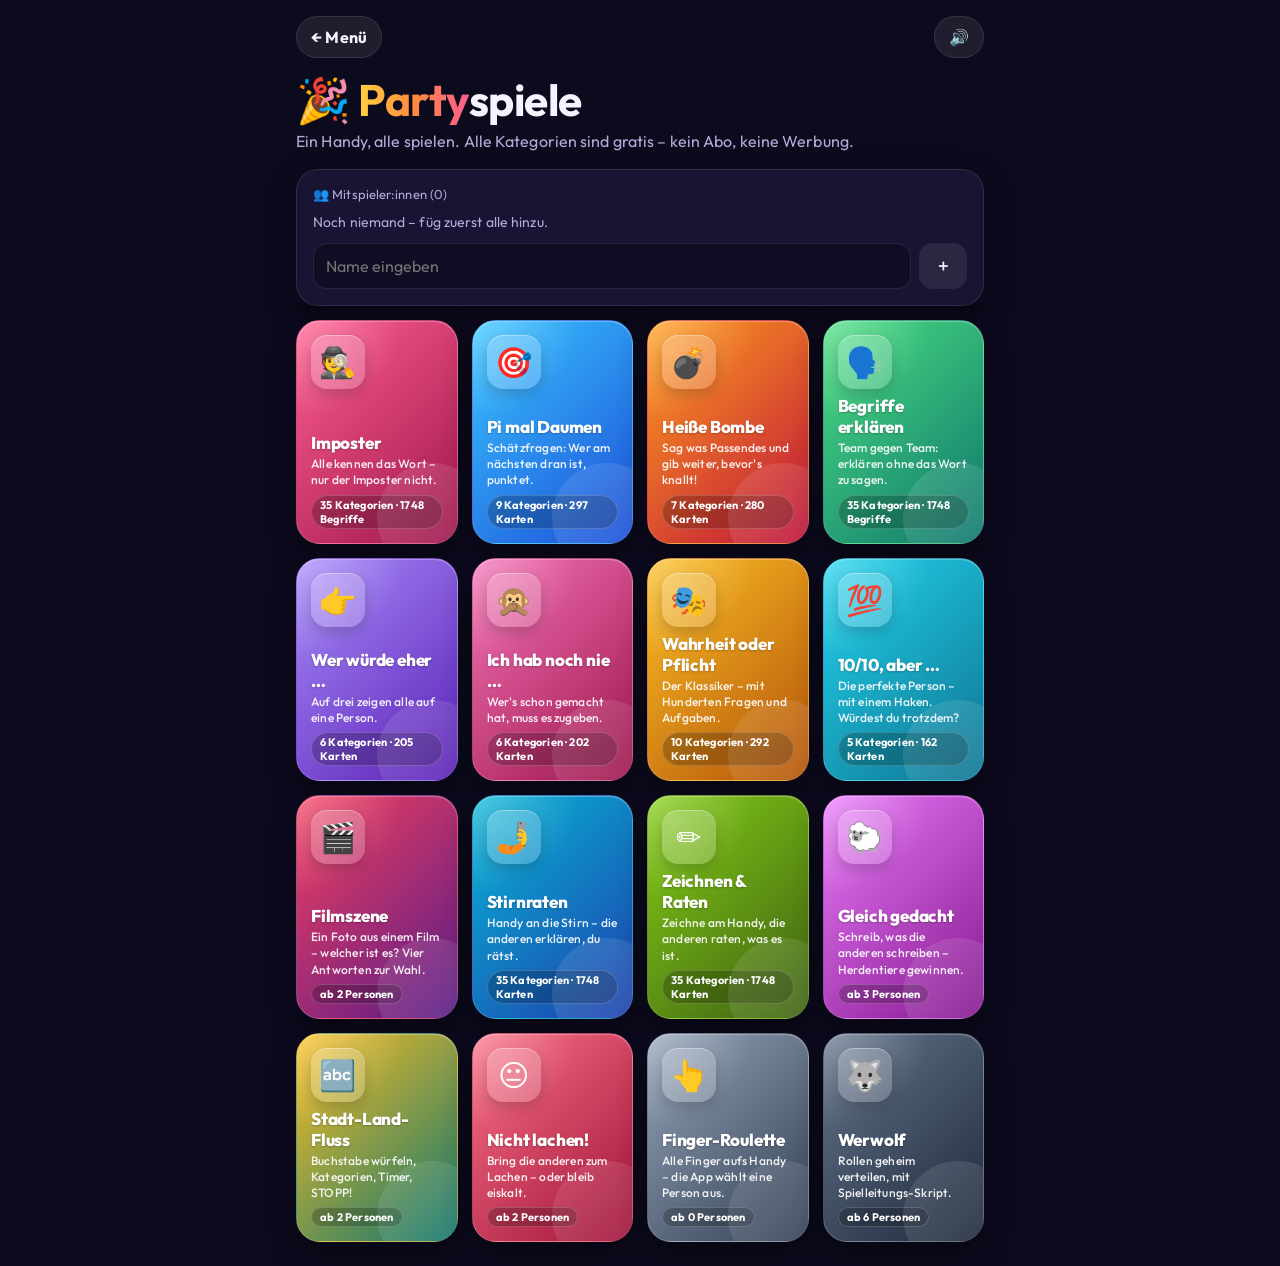
<file: party/index.html>
<!doctype html>
<html lang="de">
<head>
<meta charset="utf-8">
<meta name="viewport" content="width=device-width, initial-scale=1, viewport-fit=cover">
<title>Partyspiele</title>
<link rel="manifest" href="../manifest.webmanifest">
<meta name="theme-color" content="#12101f">
<link rel="icon" type="image/png" href="../icon-192.png">
<link rel="apple-touch-icon" href="../apple-touch-icon.png">
<meta name="apple-mobile-web-app-capable" content="yes">
<meta name="mobile-web-app-capable" content="yes">
<meta name="apple-mobile-web-app-status-bar-style" content="black-translucent">
<style>
:root{--bg:#12101f;--card:#1e1b33;--card2:#29254a;--txt:#f3f1ff;--mut:#a9a3cc;--gold:#ffd23f;--ok:#4ade80;--bad:#f87171;--rad:18px;color-scheme:dark}
*{box-sizing:border-box}
html,body{background:var(--bg)}
body{margin:0;background:radial-gradient(circle at 20% 0%,#2a1f55,var(--bg) 60%);color:var(--txt);font-family:system-ui,Segoe UI,Roboto,sans-serif;min-height:100vh;-webkit-tap-highlight-color:transparent;-webkit-user-select:none;user-select:none}
button{font:inherit;cursor:pointer;border:0;border-radius:14px;padding:12px 16px;background:var(--card2);color:var(--txt);font-weight:700;transition:transform .08s,filter .15s}
button:active:not(:disabled){transform:scale(.96)}
button:disabled{opacity:.35}
button:focus-visible,input:focus-visible{outline:3px solid var(--gold);outline-offset:2px}
input,select{font:inherit;padding:12px;border-radius:12px;border:1px solid #3c3766;background:#151229;color:var(--txt);width:100%;-webkit-user-select:text;user-select:text}
.wrap{max-width:720px;margin:0 auto;padding:max(16px,env(safe-area-inset-top)) max(16px,env(safe-area-inset-right)) max(24px,env(safe-area-inset-bottom)) max(16px,env(safe-area-inset-left))}
.top{display:flex;align-items:center;gap:10px;margin-bottom:14px}
.top h1{flex:1;margin:0;font-size:24px;text-wrap:balance}
.back{padding:8px 12px;font-size:15px}
.icon{padding:8px 12px}
h1.big{font-size:clamp(30px,8vw,44px);margin:6px 0 2px;letter-spacing:-.5px}
h1 span{color:var(--gold)}
.sub{color:var(--mut);margin:0 0 16px;line-height:1.5}
.box{background:var(--card);border-radius:var(--rad);padding:16px;box-shadow:0 8px 30px #0005;margin-bottom:14px}
.games{display:grid;grid-template-columns:repeat(auto-fill,minmax(150px,1fr));gap:12px}
.tile{text-align:left;padding:16px 14px;border-radius:20px;min-height:132px;display:flex;flex-direction:column;justify-content:space-between;color:#fff;box-shadow:0 8px 24px #0006}
.tile .e{font-size:38px}
.tile b{font-size:17px;display:block;margin-top:6px}
.tile small{font-weight:500;opacity:.9;font-size:12px;line-height:1.35;display:block;margin-top:3px}
.free{display:inline-block;background:#fff3;border-radius:999px;padding:2px 8px;font-size:11px;margin-top:6px;font-weight:700}
.players{display:flex;flex-wrap:wrap;gap:8px;margin:10px 0}
.pchip{background:var(--card2);border-radius:999px;padding:8px 8px 8px 14px;display:flex;align-items:center;gap:6px;font-weight:600}
.pchip button{padding:2px 8px;border-radius:999px;background:#ffffff14;font-size:13px}
.add{display:flex;gap:8px}.add input{flex:1}
.packs{display:flex;flex-wrap:wrap;gap:8px}
.pack{padding:9px 12px;border-radius:999px;background:var(--card2);border:2px solid transparent;font-size:14px;font-weight:600}
.pack.sel{border-color:var(--gold);background:#3a3263}
.pack small{color:var(--mut);font-weight:500}
.lbl{font-size:13px;color:var(--mut);margin:14px 0 6px;display:flex;justify-content:space-between;align-items:center}
.lbl button{padding:4px 10px;font-size:12px}
.seg{display:flex;gap:6px;flex-wrap:wrap}.seg button{flex:1;min-width:70px}.seg .on{background:var(--gold);color:#241a00}
.go{width:100%;font-size:20px;padding:16px;margin-top:16px;background:linear-gradient(135deg,var(--gold),#ff9f1c);color:#241a00}
.alt{width:100%;margin-top:10px}
.stage{min-height:calc(100vh - 120px);display:flex;flex-direction:column;justify-content:center;text-align:center;gap:14px}
.card{border-radius:26px;padding:30px 22px;min-height:260px;display:flex;flex-direction:column;justify-content:center;gap:10px;box-shadow:0 14px 40px #0008;color:#fff}
.card .k{font-size:14px;letter-spacing:.08em;text-transform:uppercase;opacity:.85;font-weight:700}
.card .t{font-size:clamp(24px,6.5vw,36px);font-weight:800;line-height:1.2;text-wrap:balance}
.card .h{font-size:16px;opacity:.9}
.hand{font-size:22px;line-height:1.4}.hand b{color:var(--gold);font-size:28px;display:block}
.cnt{color:var(--mut);font-size:13px}
.score{list-style:none;padding:0;margin:0;text-align:left}
.score li{display:flex;justify-content:space-between;gap:10px;padding:10px 12px;border-radius:12px;background:var(--card2);margin-bottom:6px;font-weight:600}
.score li.win{background:#3a3263;outline:2px solid var(--gold)}
.score .d{color:var(--mut);font-weight:500;font-size:14px}
.btns{display:flex;gap:10px}.btns>*{flex:1}
.yes{background:#15803d}.no{background:#b91c1c}
.bomb{font-size:120px;line-height:1;animation:pulse 1s ease-in-out infinite}
@keyframes pulse{50%{transform:scale(1.08)}}
.boom{animation:boom .5s ease-out}
@keyframes boom{0%{transform:scale(.3);opacity:0}60%{transform:scale(1.3)}100%{transform:scale(1)}}
.flash{animation:flash .6s 3}
@keyframes flash{50%{background:#b91c1c}}
.timer{font-size:54px;font-weight:900;font-variant-numeric:tabular-nums}
.timer.low{color:var(--bad)}
.note{color:var(--mut);font-size:14px;line-height:1.5}
.role{font-size:70px}
.hidden{display:none!important}
.grid2{display:grid;grid-template-columns:1fr 1fr;gap:8px}
.step{text-align:left;line-height:1.55}
.shot{position:relative;aspect-ratio:16/9;border-radius:18px;overflow:hidden;background:#0d0b1a;box-shadow:0 10px 30px #0008}
.shot img{width:100%;height:100%;object-fit:cover;display:block}
.spin2{position:absolute;inset:0;margin:auto;width:36px;height:36px;border:4px solid #3c3766;border-top-color:var(--gold);border-radius:50%;animation:sp 1s linear infinite}
@keyframes sp{to{transform:rotate(360deg)}}
.turn{font-size:18px;font-weight:700}
.grid2 button{min-height:62px;font-size:15px}
.stirn{position:fixed;inset:0;display:grid;grid-template-rows:1fr auto 1fr;background:var(--bg);z-index:5}
.stirn .sz{border-radius:0;font-size:24px}.stirn .ok{background:#15803d}.stirn .no{background:#7f1d1d}
.stirn .sw{padding:18px;text-align:center;background:#1e1b33}.stirn .sw .t{font-size:clamp(32px,10vw,56px);font-weight:900;text-wrap:balance}.stirn .timer{font-size:28px}
.cv{width:100%;aspect-ratio:1;border-radius:16px;background:#fff;touch-action:none}
.pens{display:flex;gap:8px;justify-content:center}.pens button{width:38px;height:38px;border-radius:50%;padding:0;border:3px solid #fff4}
.letter{font-size:120px;font-weight:900;color:var(--gold);line-height:1}
.pop{animation:boom .5s ease-out}
.cats2{display:flex;flex-wrap:wrap;gap:8px;justify-content:center}.cats2 span{background:var(--card2);border-radius:999px;padding:8px 14px;font-weight:700}
.finger{position:fixed;inset:0;background:#0d0b1a;touch-action:none;z-index:5;overflow:hidden}
.finger .fq{position:absolute;top:max(14px,env(safe-area-inset-top));left:14px;z-index:2}
.finger .fh{position:absolute;inset:0;display:grid;place-items:center;text-align:center;padding:30px;font-size:22px;font-weight:700;color:var(--mut);pointer-events:none}
.finger .dot{position:absolute;width:110px;height:110px;margin:-55px 0 0 -55px;border-radius:50%;box-shadow:0 0 0 8px #fff3;animation:pulse 1s ease-in-out infinite;pointer-events:none}
.finger .dot.win{width:180px;height:180px;margin:-90px 0 0 -90px;box-shadow:0 0 0 14px #fff8,0 0 80px 30px #fff4}
.finger .dot.lose{opacity:.12}
.ans{font-size:46px;font-weight:900;color:var(--gold)}
</style>
<link rel="preconnect" href="https://fonts.googleapis.com"><link rel="preconnect" href="https://fonts.gstatic.com" crossorigin><link rel="stylesheet" href="https://fonts.googleapis.com/css2?family=Outfit:wght@400;500;600;700;800;900&display=swap">
<link rel="stylesheet" href="../theme.css">
</head>
<body>
<div class="wrap" id="app"></div>
<script src="words.js"></script>
<script src="cards.js"></script>
<script src="films.js"></script>
<script src="decoys.js"></script>
<script src="spicy.js"></script>
<script src="more.js"></script>
<script>
"use strict";
/* ====== Grundlagen ====== */
const $ = s => document.querySelector(s);
const esc = s => String(s).replace(/[&<>"']/g, c => ({ "&": "&amp;", "<": "&lt;", ">": "&gt;", '"': "&quot;", "'": "&#39;" }[c]));
const shuffle = a => { a = a.slice(); for (let i = a.length - 1; i > 0; i--) { const j = Math.floor(Math.random() * (i + 1)); [a[i], a[j]] = [a[j], a[i]]; } return a; };
const rnd = a => a[Math.floor(Math.random() * a.length)];
const store = { get(k, d) { try { const v = localStorage.getItem("pz_" + k); return v == null ? d : JSON.parse(v); } catch { return d; } },
  set(k, v) { try { localStorage.setItem("pz_" + k, JSON.stringify(v)); } catch {} } };
const view = html => { $("#app").innerHTML = html; window.scrollTo(0, 0); };
let players = store.get("players", []);
let sound = store.get("sound", true);
let S = {}; // Zustand des laufenden Spiels

/* Töne (nur kurze Pieptöne, keine Sprache) */
let ac;
function beep(f = 880, d = 0.06, v = 0.15, type = "square") {
  if (!sound) return;
  try { ac = ac || new (window.AudioContext || window.webkitAudioContext)();
    const o = ac.createOscillator(), g = ac.createGain(); o.type = type; o.frequency.value = f;
    g.gain.setValueAtTime(v, ac.currentTime); g.gain.exponentialRampToValueAtTime(0.001, ac.currentTime + d);
    o.connect(g); g.connect(ac.destination); o.start(); o.stop(ac.currentTime + d); } catch {}
}
function boomSound() { if (!sound) return; try { ac = ac || new (window.AudioContext || window.webkitAudioContext)();
  const len = ac.sampleRate * 1.2, b = ac.createBuffer(1, len, ac.sampleRate), d = b.getChannelData(0);
  for (let i = 0; i < len; i++) d[i] = (Math.random() * 2 - 1) * Math.pow(1 - i / len, 2.5);
  const s = ac.createBufferSource(), f = ac.createBiquadFilter(); f.type = "lowpass"; f.frequency.value = 600;
  s.buffer = b; s.connect(f); f.connect(ac.destination); s.start(); } catch {} }
const vib = p => { try { navigator.vibrate && navigator.vibrate(p); } catch {} };
function toggleSound() { sound = !sound; store.set("sound", sound); home(); }

/* ====== Spiele-Katalog ====== */
const GAMES = [
  { id: "imposter", name: "Imposter", emoji: "🕵️", col: "#ff5d8f,#9d174d", desc: "Alle kennen das Wort – nur der Imposter nicht.", min: 3, packs: () => WORD_CATS },
  { id: "schaetz", name: "Pi mal Daumen", emoji: "🎯", col: "#38c6ff,#1d4ed8", desc: "Schätzfragen: Wer am nächsten dran ist, punktet.", min: 2, packs: () => SCHAETZ },
  { id: "bombe", name: "Heiße Bombe", emoji: "💣", col: "#ff9f1c,#be123c", desc: "Sag was Passendes und gib weiter, bevor's knallt!", min: 2, packs: () => BOMBE },
  { id: "erklaeren", name: "Begriffe erklären", emoji: "🗣️", col: "#4ade80,#0f766e", desc: "Team gegen Team: erklären ohne das Wort zu sagen.", min: 4, packs: () => WORD_CATS },
  { id: "eher", name: "Wer würde eher …", emoji: "👉", col: "#a78bfa,#5b21b6", desc: "Auf drei zeigen alle auf eine Person.", min: 3, packs: () => EHER },
  { id: "nie", name: "Ich hab noch nie …", emoji: "🙊", col: "#f472b6,#9d174d", desc: "Wer's schon gemacht hat, muss es zugeben.", min: 2, packs: () => NIE },
  { id: "wop", name: "Wahrheit oder Pflicht", emoji: "🎭", col: "#fbbf24,#b45309", desc: "Der Klassiker – mit Hunderten Fragen und Aufgaben.", min: 2,
    packs: () => [...WAHRHEIT.map(p => ({ ...p, kind: "w", name: "Wahrheit: " + p.name })), ...PFLICHT.map(p => ({ ...p, kind: "p", name: "Pflicht: " + p.name }))] },
  { id: "tenten", name: "10/10, aber …", emoji: "💯", col: "#22d3ee,#0e7490", desc: "Die perfekte Person – mit einem Haken. Würdest du trotzdem?", min: 2, packs: () => TENTEN },
  { id: "film", name: "Filmszene", emoji: "🎬", col: "#f43f5e,#581c87", desc: "Ein Foto aus einem Film – welcher ist es? Vier Antworten zur Wahl.", min: 2, packs: null },
  { id: "stirn", name: "Stirnraten", emoji: "🤳", col: "#06b6d4,#1e40af", desc: "Handy an die Stirn – die anderen erklären, du rätst.", min: 3, packs: () => WORD_CATS },
  { id: "mal", name: "Zeichnen & Raten", emoji: "✏️", col: "#84cc16,#3f6212", desc: "Zeichne am Handy, die anderen raten, was es ist.", min: 3, packs: () => WORD_CATS, def: ["essen", "tiere", "berufe", "haushalt", "fahrzeuge", "sport", "natur", "kleidung", "fantasy", "weihnachten"] },
  { id: "gleich", name: "Gleich gedacht", emoji: "🐑", col: "#e879f9,#86198f", desc: "Schreib, was die anderen schreiben – Herdentiere gewinnen.", min: 3, packs: null },
  { id: "slf", name: "Stadt-Land-Fluss", emoji: "🔤", col: "#fbbf24,#0f766e", desc: "Buchstabe würfeln, Kategorien, Timer, STOPP!", min: 2, packs: null },
  { id: "lachen", name: "Nicht lachen!", emoji: "😐", col: "#fb7185,#9f1239", desc: "Bring die anderen zum Lachen – oder bleib eiskalt.", min: 2, packs: null },
  { id: "finger", name: "Finger-Roulette", emoji: "👆", col: "#94a3b8,#334155", desc: "Alle Finger aufs Handy – die App wählt eine Person aus.", min: 0, packs: null },
  { id: "werwolf", name: "Werwolf", emoji: "🐺", col: "#64748b,#1e293b", desc: "Rollen geheim verteilen, mit Spielleitungs-Skript.", min: 6, packs: null },
];
const game = id => GAMES.find(g => g.id === id);
const grad = g => `background:linear-gradient(135deg,${g.col})`;
const packCount = p => (p.items || p.words).length;

/* ====== Startseite ====== */
function home() {
  S = {};
  view(`
  <div class="top"><button class="back" onclick="location.href='../'">← Menü</button><h1></h1>
    <button class="icon" onclick="toggleSound()" aria-label="Ton ein/aus">${sound ? "🔊" : "🔇"}</button></div>
  <h1 class="big">🎉 <span>Party</span>spiele</h1>
  <p class="sub">Ein Handy, alle spielen. Alle Kategorien sind gratis – kein Abo, keine Werbung.</p>
  <div class="box">
    <div class="lbl" style="margin-top:0"><span>👥 Mitspieler:innen (${players.length})</span>${players.length ? `<button onclick="clearPlayers()">Alle löschen</button>` : ""}</div>
    <div class="players">${players.map((p, i) => `<span class="pchip">${esc(p)}<button onclick="delPlayer(${i})" aria-label="${esc(p)} entfernen">✕</button></span>`).join("") || `<span class="note">Noch niemand – füg zuerst alle hinzu.</span>`}</div>
    <form class="add" onsubmit="addPlayer();return false"><input id="pname" maxlength="16" placeholder="Name eingeben" autocomplete="off"><button>＋</button></form>
  </div>
  <div class="games">${GAMES.map(g => {
    const n = g.packs ? g.packs().reduce((s, p) => s + packCount(p), 0) : 0;
    return `<button class="tile" style="${grad(g)}" onclick="setup('${g.id}')"><span class="e">${g.emoji}</span><span><b>${g.name}</b><small>${g.desc}</small>
      ${g.packs ? `<span class="free">${g.packs().length} Kategorien · ${n} ${g.id === "imposter" || g.id === "erklaeren" ? "Begriffe" : "Karten"}</span>` : `<span class="free">ab ${g.min} Personen</span>`}</span></button>`; }).join("")}</div>`);
}
function addPlayer() { const i = $("#pname"), n = i.value.trim(); if (!n) return;
  if (players.some(p => p.toLowerCase() === n.toLowerCase())) { i.value = ""; return; }
  players.push(n); store.set("players", players); home(); setTimeout(() => $("#pname").focus(), 0); }
function delPlayer(i) { players.splice(i, 1); store.set("players", players); home(); }
function clearPlayers() { if (confirm("Alle Mitspieler:innen löschen?")) { players = []; store.set("players", players); home(); } }

/* ====== Einstellungen pro Spiel ====== */
function setup(id) {
  const g = game(id);
  if (players.length < g.min) { alert(`Für ${g.name} braucht ihr mindestens ${g.min} Mitspieler:innen. Trag oben die Namen ein.`); return; }
  const opts = store.get("opt_" + id, {});
  S = { id, opts, sel: new Set(store.get("sel_" + id, g.def || (g.packs ? g.packs().map(p => p.id + (p.kind || "")) : []))) };
  let extra = "";
  const seg = (key, label, vals, def) => { if (S.opts[key] == null) S.opts[key] = def;
    return `<div class="lbl">${label}</div><div class="seg">${vals.map(([v, t]) => `<button class="${S.opts[key] === v ? "on" : ""}" onclick="setOpt('${key}',${JSON.stringify(v).replace(/"/g, "&quot;")},this)">${t}</button>`).join("")}</div>`; };
  const n = players.length;
  if (id === "imposter") {
    const maxImp = Math.max(1, Math.floor((n - 1) / 2));
    extra = seg("imp", "Anzahl Imposter", Array.from({ length: Math.min(maxImp, 5) }, (_, i) => [i + 1, String(i + 1)]), 1)
      + seg("hint", "Hinweis für Imposter", [[true, "Mit Hinweis"], [false, "Ohne (schwer)"]], true)
      + seg("time", "Diskussionszeit", [[0, "Ohne"], [120, "2 min"], [180, "3 min"], [300, "5 min"]], 180);
    if (S.opts.imp > maxImp) S.opts.imp = maxImp;
  }
  if (id === "film") extra = seg("level", "Schwierigkeit", [[1, "😊 Leicht"], [2, "😎 Mittel"], [3, "🔥 Schwer"], [4, "💀 Extrem"]], 1)
    + `<p class="note" style="margin:6px 0 0">Leicht: Filme, die jede:r kennt, mit den bekanntesten Szenen. Mittel: mehr Filme, ähnliche Antworten. Schwer: auch Klassiker und seltenere Szenen. Extrem: nur ein stark vergrößerter Ausschnitt, 10 Sekunden Zeit, kein Tipp.</p>`
    + seg("rounds", "Runden (jede:r ist pro Runde einmal dran)", [[3, "3"], [5, "5"], [8, "8"]], 5);
  if (id === "stirn") extra = seg("sec", "Zeit pro Person", [[45, "45 s"], [60, "60 s"], [90, "90 s"]], 60) + seg("rounds", "Runden", [[1, "1"], [2, "2"], [3, "3"]], 2);
  if (id === "mal") extra = seg("sec", "Zeit zum Zeichnen", [[60, "60 s"], [90, "90 s"], [120, "2 min"]], 90) + seg("rounds", "Runden", [[1, "1"], [2, "2"], [3, "3"]], 1);
  if (id === "gleich") extra = seg("rounds", "Fragen", [[5, "5"], [8, "8"], [12, "12"]], 8);
  if (id === "slf") extra = seg("sec", "Zeit pro Buchstabe", [[60, "60 s"], [90, "90 s"], [120, "2 min"]], 90) + seg("cats", "Kategorien", [["klassisch", "Klassisch"], ["mix", "Zufalls-Mix"]], "klassisch");
  if (id === "lachen") extra = seg("rounds", "Runden", [[1, "1"], [2, "2"], [3, "3"]], 2);
  if (id === "schaetz") extra = seg("rounds", "Fragen pro Spiel", [[5, "5"], [10, "10"], [15, "15"], [20, "20"]], 10);
  if (id === "bombe") extra = seg("len", "Zündschnur", [["kurz", "Kurz"], ["mittel", "Mittel"], ["lang", "Lang"]], "mittel");
  if (id === "erklaeren") extra = seg("sec", "Zeit pro Runde", [[45, "45 s"], [60, "60 s"], [90, "90 s"]], 60) + seg("goal", "Ziel", [[20, "20 Punkte"], [30, "30"], [50, "50"]], 30)
    + seg("skip", "Überspringen kostet", [[0, "Nichts"], [1, "1 Punkt"]], 0);
  if (id === "werwolf") {
    const wolves = n <= 7 ? 1 : n <= 11 ? 2 : 3;
    extra = `<p class="note">Eine Person ist Spielleitung, bekommt keine Rolle und führt durch die Nächte.</p>`
      + `<div class="lbl">Spielleitung</div><select id="mod">${players.map((p, i) => `<option value="${i}">${esc(p)}</option>`).join("")}</select>`
      + seg("wolves", "Werwölfe", [[1, "1"], [2, "2"], [3, "3"], [4, "4"]].filter(([v]) => v <= Math.floor((n - 1) / 2)), Math.min(wolves, Math.floor((n - 1) / 2)))
      + `<div class="lbl">Sonderrollen</div><div class="packs">${ROLES.filter(r => r.opt).map(r => `<button class="pack ${opts["r_" + r.id] !== false ? "sel" : ""}" onclick="toggleRole('${r.id}',this)">${r.e} ${r.n}</button>`).join("")}</div>`;
  }
  const packs = g.packs ? `<div class="lbl"><span>Kategorien (alle gratis)</span><span><button onclick="allPacks(true)">Alle</button> <button onclick="allPacks(false)">Keine</button></span></div>
    <div class="packs">${g.packs().map(p => { const k = p.id + (p.kind || ""); return `<button class="pack ${S.sel.has(k) ? "sel" : ""}" data-k="${k}" onclick="togglePack(this)">${p.emoji} ${esc(p.name)} <small>${packCount(p)}</small></button>`; }).join("")}</div>` : "";
  view(`<div class="top"><button class="back" onclick="home()">←</button><h1>${g.emoji} ${g.name}</h1></div>
    <div class="box"><p class="note" style="margin-top:0">${HOWTO[id]}</p>${extra}${packs}
    <button class="go" onclick="startGame()">Los geht's</button></div>`);
}
function setOpt(k, v, el) { S.opts[k] = v; [...el.parentNode.children].forEach(b => b.classList.toggle("on", b === el)); }
function togglePack(el) { const k = el.dataset.k; S.sel.has(k) ? S.sel.delete(k) : S.sel.add(k); el.classList.toggle("sel"); }
function allPacks(on) { document.querySelectorAll(".pack[data-k]").forEach(el => { on ? S.sel.add(el.dataset.k) : S.sel.delete(el.dataset.k); el.classList.toggle("sel", on); }); }
function toggleRole(id, el) { S.opts["r_" + id] = S.opts["r_" + id] === false; el.classList.toggle("sel", S.opts["r_" + id]); }

const HOWTO = {
  imposter: "Das Handy geht reihum. Alle sehen dasselbe geheime Wort – nur der Imposter nicht (er bekommt höchstens einen vagen Hinweis). Reihum sagt jede:r ein Wort, das dazu passt. Danach wird diskutiert und abgestimmt: Wer ist der Imposter? Der Imposter gewinnt, wenn er unentdeckt bleibt oder das Wort errät.",
  schaetz: "Eine Frage, eine Zahl. Das Handy geht reihum und alle tippen geheim ihre Schätzung ein. Wer am nächsten dran ist, bekommt 1 Punkt – ein Volltreffer bringt 3.",
  bombe: "Eine Aufgabe erscheint, die Bombe tickt. Sag schnell etwas Passendes und gib das Handy weiter. Nichts darf doppelt genannt werden. Wer das Handy hält, wenn es knallt, kassiert eine Bombe.",
  erklaeren: "Zwei Teams. Eine Person erklärt, das eigene Team rät. Das Wort selbst (und Teile davon) sind verboten. Jedes erratene Wort bringt einen Punkt.",
  eher: "Lies die Karte laut vor. Auf drei zeigen alle gleichzeitig auf die Person, die das am ehesten machen würde.",
  nie: "Lies die Karte vor. Alle, die das schon einmal gemacht haben, stehen auf (oder heben die Hand) – und erzählen vielleicht die Geschichte dazu.",
  wop: "Die App sucht aus, wer dran ist. Die Person wählt Wahrheit oder Pflicht – und muss dann ehrlich antworten oder die Aufgabe erledigen.",
  tenten: "Stell dir die perfekte Person vor – aber mit einem Haken. Auf drei zeigen alle Daumen hoch (würde ich trotzdem) oder runter (No-Go). Wer anders entschieden hat, muss sich erklären.",
  film: "Reihum bekommt jede:r ein Szenenfoto aus einem bekannten Film und tippt auf eine von vier Antworten. Richtig = 2 Punkte. Wer den Tipp (Laufzeit und Genre) nimmt, bekommt nur 1 Punkt.",
  stirn: "Wer dran ist, hält das Handy an die Stirn und sieht das Wort nicht. Die anderen erklären, zeigen oder singen – du rätst so viele Wörter wie möglich.",
  mal: "Wer dran ist, sieht ein Wort und zeichnet es am Handy. Wer es zuerst errät, bekommt einen Punkt – die Zeichnerin oder der Zeichner auch.",
  gleich: "Alle schreiben geheim eine Antwort, z. B. auf „Nenne eine Farbe“. Punkte gibt's nur, wenn andere dasselbe geschrieben haben. Denk wie die Herde!",
  slf: "Die App würfelt einen Buchstaben und zeigt die Kategorien. Alle schreiben auf Zettel. Wer fertig ist, drückt STOPP – oder die Zeit läuft ab.",
  lachen: "Eine Person muss ernst bleiben, eine andere versucht sie mit einer Aufgabe in 30 Sekunden zum Lachen zu bringen.",
  finger: "Alle legen gleichzeitig einen Finger aufs Handy. Nach kurzer Zeit wählt die App zufällig eine Person aus – perfekt für „Wer muss?“.",
  werwolf: "Die Werwölfe fressen nachts heimlich Dorfbewohner, tagsüber stimmt das Dorf ab, wen es verdächtigt. Das Dorf gewinnt, wenn alle Werwölfe weg sind – die Werwölfe, wenn sie in der Überzahl sind.",
};

/* Karten ziehen ohne Wiederholung (bis alles einmal dran war) */
function makeDeck(items) { let d = shuffle(items), i = 0; return () => { if (i >= d.length) { d = shuffle(items); i = 0; } return d[i++]; }; }
function selectedPacks() { return game(S.id).packs().filter(p => S.sel.has(p.id + (p.kind || ""))); }

function startGame() {
  const g = game(S.id);
  if (g.packs && !S.sel.size) { alert("Wähl mindestens eine Kategorie aus."); return; }
  store.set("opt_" + S.id, S.opts); if (g.packs) store.set("sel_" + S.id, [...S.sel]);
  ({ imposter: impStart, schaetz: schStart, bombe: bombStart, erklaeren: erkStart, eher: cardStart, nie: cardStart, tenten: cardStart, wop: wopStart, film: filmStart, stirn: stirnStart, mal: malStart, gleich: gleichStart, slf: slfStart, lachen: lachStart, finger: fingerStart, werwolf: wwStart })[S.id]();
}
const topBar = (title, back = "quit()") => `<div class="top"><button class="back" onclick="${back}">✕</button><h1>${title}</h1></div>`;
function quit() { stopTimers(); if (!S.done && !confirm("Spiel beenden?")) return; home(); }
let timers = [];
function stopTimers() { timers.forEach(t => { clearTimeout(t); clearInterval(t); }); timers = []; }
const later = (f, ms) => timers.push(setTimeout(f, ms));
const every = (f, ms) => timers.push(setInterval(f, ms));
function handTo(name, btn, fn, sub = "") {
  view(`${topBar(game(S.id).emoji + " " + game(S.id).name)}<div class="stage"><div class="hand">📱 Gib das Handy an<b>${esc(name)}</b></div>${sub}
    <button class="go" onclick="${fn}">${btn}</button></div>`);
}

/* ====== Imposter ====== */
function impStart() {
  const pool = selectedPacks().flatMap(p => p.words.map(w => ({ w: w[0], h: w[1], cat: p.name, e: p.emoji })));
  const used = new Set(store.get("imp_used", []));
  let fresh = pool.filter(x => !used.has(x.w)); if (!fresh.length) { fresh = pool; used.clear(); }
  const pick = rnd(fresh); used.add(pick.w); store.set("imp_used", [...used].slice(-400));
  const order = shuffle(players.map((_, i) => i));
  S.word = pick; S.imp = new Set(order.slice(0, S.opts.imp)); S.idx = 0; S.order = players.map((_, i) => i);
  impHand();
}
function impHand() {
  if (S.idx >= players.length) return impTalk();
  handTo(players[S.order[S.idx]], "Karte aufdecken 👀", "impShow()", `<p class="cnt">${S.idx + 1} von ${players.length}</p>`);
}
function impShow() {
  const imp = S.imp.has(S.order[S.idx]), w = S.word;
  view(`${topBar("🕵️ Imposter")}<div class="stage">
    <div class="card" style="${imp ? "background:linear-gradient(135deg,#e11d48,#4c0519)" : grad(game("imposter"))}">
      ${imp ? `<div class="k">Psst …</div><div class="t">Du bist der IMPOSTER 🤫</div>
        <div class="h">Kategorie: ${esc(w.cat)}${S.opts.hint ? `<br>Hinweis: <b>${esc(w.h)}</b>` : ""}</div>${S.opts.imp > 1 ? `<div class="h">Es gibt ${S.opts.imp} Imposter.</div>` : ""}`
      : `<div class="k">${w.e} ${esc(w.cat)}</div><div class="t">${esc(w.w)}</div><div class="h">Merk dir das Wort – nicht verraten!</div>`}
    </div><button class="go" onclick="S.idx++;impHand()">Verstecken & weitergeben</button></div>`);
}
function impTalk() {
  const starter = players[rnd(players.map((_, i) => i).filter(i => !S.imp.has(i) || players.length > 3))];
  S.left = S.opts.time;
  view(`${topBar("🕵️ Imposter")}<div class="stage">
    <div class="hand">Alle kennen ihr Wort.<b>${esc(starter)} beginnt!</b></div>
    <p class="note">Reihum sagt jede:r ein Wort, das zum geheimen Begriff passt – nicht zu deutlich, sonst errät es der Imposter. Macht zwei Runden, dann diskutiert und zeigt auf drei auf euren Verdacht.</p>
    ${S.left ? `<div class="timer" id="tm">${fmt(S.left)}</div>` : ""}
    <button class="go" onclick="impReveal()">Auflösen 🔍</button></div>`);
  if (S.left) every(() => { S.left--; const t = $("#tm"); if (!t) return; t.textContent = fmt(Math.max(0, S.left)); t.classList.toggle("low", S.left <= 10);
    if (S.left <= 5 && S.left > 0) beep(660); if (S.left === 0) { beep(300, .5, .2); vib([200, 100, 200]); } }, 1000);
}
const nf = v => Math.abs(v) >= 10000 ? v.toLocaleString("de-AT") : String(v).replace(".", ",");
const fmt = s => `${Math.floor(s / 60)}:${String(s % 60).padStart(2, "0")}`;
function impReveal() {
  if (!confirm("Wirklich auflösen? Habt ihr abgestimmt?")) return;
  stopTimers(); S.done = true; const names = [...S.imp].map(i => esc(players[i])).join(" & ");
  view(`${topBar("🕵️ Imposter")}<div class="stage">
    <div class="card" style="background:linear-gradient(135deg,#e11d48,#4c0519)"><div class="k">${S.imp.size > 1 ? "Die Imposter waren" : "Der Imposter war"}</div><div class="t">${names}</div>
      <div class="h">Das Wort war: <b>${esc(S.word.w)}</b> (${esc(S.word.cat)})</div></div>
    <p class="note">Wurde der Imposter erwischt? Dann darf er noch einmal das Wort raten – stimmt's, gewinnt er trotzdem!</p>
    <button class="go" onclick="impStart()">Neue Runde</button><button class="alt" onclick="home()">Anderes Spiel</button></div>`);
}

/* ====== Pi mal Daumen (Schätzen) ====== */
function schStart() {
  const qs = shuffle(selectedPacks().flatMap(p => p.items.map(q => ({ ...q, cat: p.name, e: p.emoji }))));
  S.qs = qs.slice(0, Math.min(S.opts.rounds, qs.length)); S.r = 0; S.pts = players.map(() => 0); schQ();
}
function schQ() {
  if (S.r >= S.qs.length) return schEnd();
  S.g = []; S.idx = 0; schAsk();
}
function schAsk() {
  const q = S.qs[S.r];
  if (S.idx >= players.length) return schReveal();
  view(`${topBar("🎯 Frage " + (S.r + 1) + " / " + S.qs.length)}<div class="stage">
    <div class="card" style="${grad(game("schaetz"))}"><div class="k">${q.e} ${esc(q.cat)}</div><div class="t">${esc(q.q)}</div></div>
    <div class="hand"><b>${esc(players[S.idx])}</b></div>
    <form onsubmit="schSave();return false"><input id="guess" type="text" inputmode="decimal" autocomplete="off" placeholder="Deine Schätzung${q.u ? " (" + esc(q.u) + ")" : ""}" style="font-size:24px;text-align:center">
    <button class="go">Geheim speichern & weitergeben</button></form><p class="cnt">${S.idx + 1} von ${players.length}</p></div>`);
  setTimeout(() => { const i = $("#guess"); i && i.focus(); }, 50);
}
function schSave() {
  const raw = $("#guess").value.replace(/[.\s']/g, "").replace(",", ".");
  const v = parseFloat(raw); if (!isFinite(v)) { $("#guess").value = ""; $("#guess").placeholder = "Bitte eine Zahl eingeben"; return; }
  S.g[S.idx] = v; S.idx++;
  if (S.idx < players.length) handTo(players[S.idx], "Ich bin bereit", "schAsk()"); else schReveal();
}
function schReveal() {
  const q = S.qs[S.r], dist = S.g.map(v => Math.abs(v - q.a)), best = Math.min(...dist);
  const order = players.map((p, i) => i).sort((a, b) => dist[a] - dist[b]);
  order.forEach(i => { if (dist[i] === best) S.pts[i] += dist[i] === 0 ? 3 : 1; });
  beep(988, .12); later(() => beep(1318, .2), 130);
  view(`${topBar("🎯 Frage " + (S.r + 1) + " / " + S.qs.length)}<div class="stage">
    <div class="note">${esc(q.q)}</div><div class="ans">${nf(q.a)} ${esc(q.u || "")}</div>${q.i ? `<p class="note">${esc(q.i)}</p>` : ""}
    <ul class="score">${order.map(i => `<li class="${dist[i] === best ? "win" : ""}"><span>${dist[i] === best ? (dist[i] === 0 ? "🎯 " : "🏅 ") : ""}${esc(players[i])}</span>
      <span>${nf(S.g[i])} <span class="d">(${dist[i] === 0 ? "exakt!" : "±" + nf(Math.round(dist[i] * 100) / 100)})</span></span></li>`).join("")}</ul>
    <button class="go" onclick="S.r++;schQ()">${S.r + 1 < S.qs.length ? "Nächste Frage" : "Endstand"}</button></div>`);
}
function schEnd() { S.done = true; scoreBoard("🎯 Endstand", S.pts, "Punkte", "schStart()"); }
function scoreBoard(title, pts, unit, again, lowWins = false) {
  const order = players.map((_, i) => i).sort((a, b) => lowWins ? pts[a] - pts[b] : pts[b] - pts[a]), top = pts[order[0]];
  view(`${topBar(title)}<div class="stage"><div style="font-size:70px">🏆</div>
    <div class="hand">${(w => `<b>${w.map(i => esc(players[i])).join(" & ")}</b>${w.length > 1 ? "gewinnen!" : "gewinnt!"}`)(order.filter(i => pts[i] === top))}</div>
    <ul class="score">${order.map(i => `<li class="${pts[i] === top ? "win" : ""}"><span>${esc(players[i])}</span><span>${pts[i]} ${pts[i] === 1 ? unit.replace(/e$/, "") : unit}</span></li>`).join("")}</ul>
    <button class="go" onclick="${again}">Nochmal</button><button class="alt" onclick="home()">Anderes Spiel</button></div>`);
}

/* ====== Heiße Bombe ====== */
function bombStart() { S.deck = makeDeck(selectedPacks().flatMap(p => p.items)); S.hits = S.hits || players.map(() => 0); bombReady(); }
function bombReady() {
  stopTimers();
  view(`${topBar("💣 Heiße Bombe")}<div class="stage"><div class="bomb" style="animation:none">💣</div>
    <p class="note">Wer das Handy hält, liest die Aufgabe vor, nennt etwas Passendes und gibt sofort weiter. Wann es knallt, weiß niemand!</p>
    <button class="go" onclick="bombGo()">Zünden 🔥</button>${S.hits.some(x => x) ? `<button class="alt" onclick="bombScore()">Zwischenstand</button>` : ""}</div>`);
}
function bombGo() {
  const [lo, hi] = { kurz: [12, 25], mittel: [20, 45], lang: [40, 75] }[S.opts.len];
  S.fuse = (lo + Math.random() * (hi - lo)) * 1000; S.t0 = Date.now(); S.task = S.deck(); bombView(); bombTick();
  later(bombBoom, S.fuse);
}
function bombView() {
  view(`${topBar("💣 Heiße Bombe")}<div class="stage"><div class="bomb">💣</div>
    <div class="card" style="${grad(game("bombe"))};min-height:180px"><div class="t">${esc(S.task)}</div></div>
    <button class="alt" onclick="S.task=S.deck();bombView()">Andere Aufgabe ↻</button></div>`);
}
function bombTick() { // Ticken wird schneller, je näher der Knall
  const rest = S.fuse - (Date.now() - S.t0); if (rest <= 0) return;
  beep(rest < 4000 ? 1200 : 900, .04, .12);
  const b = document.querySelector(".bomb"); if (b) b.style.animationDuration = Math.max(.2, rest / S.fuse) + "s";
  later(bombTick, Math.max(120, Math.min(900, rest / 8)));
}
function bombBoom() {
  stopTimers(); boomSound(); vib([400, 100, 400]);
  document.body.classList.add("flash"); setTimeout(() => document.body.classList.remove("flash"), 1900);
  view(`${topBar("💣 Heiße Bombe")}<div class="stage"><div class="bomb boom" style="animation-iteration-count:1">💥</div><div class="hand"><b>BUMM!</b>Wer hatte das Handy?</div>
    <div class="grid2">${players.map((p, i) => `<button onclick="S.hits[${i}]++;bombScore()">${esc(p)}</button>`).join("")}</div>
    <button class="alt" onclick="bombReady()">Niemand zählen</button></div>`);
}
function bombScore() {
  S.done = true;
  const order = players.map((_, i) => i).sort((a, b) => S.hits[b] - S.hits[a]);
  view(`${topBar("💣 Zwischenstand")}<div class="stage"><ul class="score">${order.map(i => `<li><span>${esc(players[i])}</span><span>${"💥".repeat(Math.min(S.hits[i], 8)) || "–"} ${S.hits[i]}</span></li>`).join("")}</ul>
    <button class="go" onclick="S.done=false;bombReady()">Nächste Runde</button><button class="alt" onclick="S.hits=null;home()">Spiel beenden</button></div>`);
}

/* ====== Begriffe erklären ====== */
function erkStart() {
  S.deck = makeDeck(selectedPacks().flatMap(p => p.words.map(w => ({ w: w[0], cat: p.name }))));
  const sh = shuffle(players.map((_, i) => i)), half = Math.ceil(sh.length / 2);
  S.teams = [{ n: "Team Blau", c: "#2563eb", m: sh.slice(0, half), p: 0, k: 0 }, { n: "Team Pink", c: "#db2777", m: sh.slice(half), p: 0, k: 0 }];
  S.turn = 0; erkTeams();
}
function erkTeams() {
  view(`${topBar("🗣️ Begriffe erklären")}<div class="stage">
    ${S.teams.map(t => `<div class="box" style="border-left:6px solid ${t.c};text-align:left"><b>${t.n}</b><div class="note">${t.m.map(i => esc(players[i])).join(", ")}</div></div>`).join("")}
    <button class="go" onclick="erkNext()">Passt, los!</button><button class="alt" onclick="erkStart()">Neu mischen 🔀</button></div>`);
}
function erkNext() {
  const t = S.teams[S.turn % 2], who = t.m[t.k % t.m.length];
  view(`${topBar("🗣️ " + S.teams.map(x => x.p).join(" : "))}<div class="stage">
    <div class="hand" style="color:${t.c}">${t.n} ist dran<b>${esc(players[who])} erklärt</b></div>
    <p class="note">Nur ${esc(players[who])} schaut aufs Handy. Ziel: ${S.opts.goal} Punkte.</p>
    <button class="go" onclick="erkGo()">Start (${S.opts.sec} s)</button></div>`);
}
function erkGo() {
  S.left = S.opts.sec; S.got = []; S.skip = 0; S.cur = S.deck(); erkCard();
  every(() => { S.left--; const el = $("#tm"); if (el) { el.textContent = S.left; el.classList.toggle("low", S.left <= 10); }
    if (S.left <= 5 && S.left > 0) beep(700); if (S.left <= 0) { stopTimers(); beep(300, .6, .2); vib(500); erkDone(); } }, 1000);
}
function erkCard() {
  const t = S.teams[S.turn % 2];
  view(`<div class="stage"><div class="timer" id="tm">${S.left}</div>
    <div class="card" style="background:linear-gradient(135deg,${t.c},#1e1b33)"><div class="k">${esc(S.cur.cat)}</div><div class="t">${esc(S.cur.w)}</div></div>
    <div class="btns"><button class="no" onclick="erkHit(false)">Überspringen</button><button class="yes" onclick="erkHit(true)">Erraten ✓</button></div>
    <p class="cnt">${S.got.length} erraten</p></div>`);
}
function erkHit(ok) { if (ok) { S.got.push(S.cur.w); beep(1100, .08); } else { S.skip++; beep(400, .08); } S.cur = S.deck(); erkCard(); }
function erkDone() {
  const t = S.teams[S.turn % 2], pts = S.got.length - (S.opts.skip ? S.skip : 0);
  t.p = Math.max(0, t.p + pts); t.k++; S.turn++;
  const win = S.teams.find(x => x.p >= S.opts.goal) && S.turn % 2 === 0 ? S.teams.slice().sort((a, b) => b.p - a.p)[0] : null;
  if (win) S.done = true;
  view(`${topBar("🗣️ Begriffe erklären")}<div class="stage"><div class="hand">⏰ Zeit um!<b>+${pts} für ${t.n}</b></div>
    <div class="note">${S.got.map(esc).join(" · ") || "Nichts erraten 😅"}</div>
    <ul class="score">${S.teams.map(x => `<li style="border-left:6px solid ${x.c}"><span>${x.n}</span><span>${x.p} / ${S.opts.goal}</span></li>`).join("")}</ul>
    ${win ? `<div class="hand"><b>🏆 ${win.n} gewinnt!</b></div><button class="go" onclick="erkStart()">Nochmal</button><button class="alt" onclick="home()">Anderes Spiel</button>`
      : `<button class="go" onclick="erkNext()">Weiter</button>`}</div>`);
}

/* ====== Kartenspiele: Wer würde eher, Ich hab noch nie, 10/10 aber ====== */
const PRE = { eher: "Wer würde eher …", nie: "Ich hab noch nie …", tenten: "Sie/Er ist eine 10/10, aber …" };
function cardStart() { S.deck = makeDeck(selectedPacks().flatMap(p => p.items.map(t => ({ t, e: p.emoji, cat: p.name })))); S.n = 0; S.done = true; cardShow(); }
function cardShow() {
  const c = S.deck(), g = game(S.id); S.n++;
  const tail = S.id === "eher" ? "?" : "";
  view(`${topBar(g.emoji + " " + g.name, "home()")}<div class="stage">
    <div class="card" style="${grad(g)}" onclick="cardShow()"><div class="k">${c.e} ${esc(c.cat)}</div><div class="h" style="font-size:20px">${PRE[S.id]}</div><div class="t">${esc(c.t)}${tail}</div></div>
    ${S.id === "tenten" ? `<p class="note">Auf drei: 👍 würde ich trotzdem · 👎 geht gar nicht</p>` : S.id === "eher" ? `<p class="note">3 … 2 … 1 … zeigen!</p>` : `<p class="note">Wer's schon gemacht hat: aufstehen!</p>`}
    <button class="go" onclick="cardShow()">Nächste Karte</button><p class="cnt">Karte ${S.n}</p></div>`);
}

/* ====== Wahrheit oder Pflicht ====== */
function wopStart() {
  const ps = selectedPacks();
  const w = ps.filter(p => p.kind === "w").flatMap(p => p.items), pf = ps.filter(p => p.kind === "p").flatMap(p => p.items);
  if (!w.length || !pf.length) { alert("Wähl mindestens eine Wahrheits- und eine Pflicht-Kategorie aus."); return setup("wop"); }
  S.w = makeDeck(w); S.p = makeDeck(pf); S.who = makeDeck(players.map((_, i) => i)); S.done = true; wopTurn();
}
function wopTurn() {
  S.cur = S.who();
  view(`${topBar("🎭 Wahrheit oder Pflicht", "home()")}<div class="stage"><div class="hand">Du bist dran:<b>${esc(players[S.cur])}</b></div>
    <div class="btns"><button class="go" style="background:linear-gradient(135deg,#38c6ff,#1d4ed8);color:#fff" onclick="wopCard('w')">Wahrheit</button>
    <button class="go" style="background:linear-gradient(135deg,#ff5d8f,#be123c);color:#fff" onclick="wopCard('p')">Pflicht</button></div>
    <button class="alt" onclick="wopCard(Math.random()<.5?'w':'p')">🎲 Zufall</button></div>`);
}
function wopCard(k) {
  const t = k === "w" ? S.w() : S.p();
  view(`${topBar("🎭 Wahrheit oder Pflicht", "home()")}<div class="stage"><div class="hand"><b>${esc(players[S.cur])}</b></div>
    <div class="card" style="background:linear-gradient(135deg,${k === "w" ? "#38c6ff,#1d4ed8" : "#ff5d8f,#be123c"})"><div class="k">${k === "w" ? "Wahrheit" : "Pflicht"}</div><div class="t">${esc(t)}</div></div>
    <button class="go" onclick="wopTurn()">Nächste Person</button><button class="alt" onclick="wopCard('${k}')">Andere Karte ↻</button></div>`);
}

/* ====== Filmszene erraten ====== */
const IMG = f => "https://image.tmdb.org/t/p/w780/" + f + ".jpg";
function filmStart() {
  S.pool = FILMS.filter(f => S.opts.level === 1 ? f.d === 1 : S.opts.level === 2 ? f.d <= 2 : f.d >= 2); stopTimers();
  S.deck = makeDeck(S.pool); S.pts = players.map(() => 0); S.r = 0; S.n = S.opts.rounds * players.length; filmTurn();
}
function filmTurn() {
  if (S.r >= S.n) { S.done = true; return scoreBoard("🎬 Endstand", S.pts, "Punkte", "filmStart()"); }
  const p = S.r % players.length;
  handTo(players[p], "Szene zeigen 🎬", "filmShow()", `<p class="cnt">Runde ${Math.floor(S.r / players.length) + 1} von ${S.opts.rounds}</p>`);
}
function filmShow() {
  const f = S.deck(), pool = S.pool.filter(x => x !== f), lv = S.opts.level;
  S.film = f; S.tip = false; S.ans = false; S.imgs = shuffle(lv === 1 ? f.img.slice(0, 3) : lv === 2 ? f.img.slice(0, 6) : (f.h && f.h.length >= 3 ? f.h : f.img.slice(2))); S.ii = 0;
  S.opt = shuffle([f, ...(lv === 1 ? shuffle(pool).slice(0, 3) : filmSimilar(f, pool, lv))]);
  const p = S.r % players.length;
  view(`${topBar("🎬 Filmszene")}<div class="stage" style="justify-content:flex-start">
    <div class="turn">${esc(players[p])}: Aus welchem Film ist diese Szene? <span class="cnt">${["", "😊 Leicht", "😎 Mittel", "🔥 Schwer", "💀 Extrem"][lv]}</span></div>
    <div class="shot"><img id="shot" src="${IMG(S.imgs[0])}" ${lv === 4 ? `style="transform:scale(2.8);transform-origin:${20 + Math.random() * 60}% ${25 + Math.random() * 50}%"` : ""} alt="Szene aus einem Film" onerror="filmNextImg()"><div class="spin2" id="sl"></div></div>
    <div class="grid2" id="opts">${S.opt.map((o, i) => `<button onclick="filmPick(${i},this)">${esc(o.t)}</button>`).join("")}</div>
    <div id="tipbox">${lv === 4 ? `<div class="timer" id="ftm">10</div>` : `<button class="alt" onclick="filmTip()">💡 Tipp: Laufzeit & Genre zeigen (nur 1 Punkt statt 2)</button>`}</div>
    <p class="cnt">Szenenfotos: The Movie Database (TMDB)</p></div>`);
  $("#shot").onload = () => { const s = $("#sl"); s && s.remove();
    if (lv === 4 && !S.tstart) { S.tstart = 1; let left = 10; every(() => { if (S.ans) return; left--; const t = $("#ftm"); if (t) { t.textContent = left; t.classList.toggle("low", left <= 3); } if (left <= 3 && left > 0) beep(700); if (left <= 0) filmPick(-1); }, 1000); } };
  S.tstart = 0;
}
// Ähnliche falsche Antworten: gleiches Genre, ähnliches Jahr, gleiche Filmreihe – auch aus Filmen, die nie als Lösung kommen
const FRANCH = t => (t.toLowerCase().replace(/^(der|die|das|the|ein|a)s+/, "").match(/[a-zäöüß0-9-]+/) || [""])[0];
function filmSimilar(f, pool, lv) {
  const cands = [...pool, ...DECOYS.map(([t, y, g]) => ({ t, y, g }))].filter(c => c.t !== f.t);
  const seen = new Set(), fr = FRANCH(f.t);
  const scored = cands.map(c => ({ c, s: 2 * c.g.filter(g => f.g.includes(g)).length + (Math.abs(c.y - f.y) <= 5 ? 2 : Math.abs(c.y - f.y) <= 12 ? 1 : 0)
    + (fr.length > 2 && FRANCH(c.t) === fr ? (lv >= 3 ? 4 : 2) : 0) + Math.random() * 2 })).sort((a, b) => b.s - a.s);
  const top = shuffle(scored.slice(0, lv >= 3 ? 8 : 12).map(x => x.c)).filter(c => !seen.has(c.t) && seen.add(c.t));
  return top.slice(0, 3);
}
function filmNextImg() { S.ii++; if (S.ii < S.imgs.length) $("#shot").src = IMG(S.imgs[S.ii]); else { const s = $("#sl"); if (s) s.outerHTML = `<div class="note">Bild lädt nicht – bist du online?</div>`; } }
function filmTip() { if (S.ans) return; S.tip = true; $("#tipbox").innerHTML = `<p class="note">⏱️ Laufzeit: <b>${esc(S.film.rt || "unbekannt")}</b> · 🎭 ${esc(S.film.g.slice(0, 2).join(", "))}</p>`; }
function filmPick(i, el) {
  if (S.ans) return; S.ans = true;
  stopTimers(); const p = S.r % players.length, ok = i >= 0 && S.opt[i] === S.film;
  if (S.opts.level === 4) { const im = $("#shot"); if (im) im.style.transform = "none"; }
  document.querySelectorAll("#opts button").forEach((b, k) => { b.disabled = true; b.style.opacity = 1; if (S.opt[k] === S.film) b.style.background = "#15803d"; });
  if (ok) { S.pts[p] += S.tip ? 1 : 2; beep(1200, .1); later(() => beep(1600, .15), 120); } else { if (el) el.style.background = "#b91c1c"; beep(220, .3); vib(150); }
  $("#tipbox").innerHTML = `<div class="hand" style="font-size:18px">${ok ? "✅ Richtig! +" + (S.tip ? 1 : 2) : i < 0 ? "⏰ Zeit um!" : "❌ Leider falsch"}<b style="font-size:22px">${esc(S.film.t)} (${S.film.y})</b></div>
    <button class="go" onclick="S.r++;filmTurn()">${S.r + 1 < S.n ? "Weiter" : "Endstand"}</button>`;
}

/* ====== Werwolf ====== */
const ROLES = [
  { id: "wolf", n: "Werwolf", e: "🐺", d: "Du wachst nachts mit den anderen Werwölfen auf und ihr sucht gemeinsam ein Opfer aus. Tagsüber tust du unschuldig." },
  { id: "seher", n: "Seher:in", e: "🔮", opt: true, d: "Jede Nacht darfst du dir von einer Person die Rolle anschauen (die Spielleitung zeigt sie dir)." },
  { id: "hexe", n: "Hexe", e: "🧪", opt: true, d: "Du hast einen Heiltrank (rettet das Opfer der Nacht) und einen Gifttrank (tötet jemanden). Jeden nur einmal im Spiel." },
  { id: "jaeger", n: "Jäger:in", e: "🏹", opt: true, d: "Wenn du stirbst, darfst du sofort noch eine Person mit in den Tod nehmen." },
  { id: "amor", n: "Amor", e: "💘", opt: true, d: "In der ersten Nacht verliebst du zwei Personen. Stirbt eine davon, stirbt die andere aus Kummer mit." },
  { id: "dorf", n: "Dorfbewohner:in", e: "🧑‍🌾", d: "Du hast keine Sonderfähigkeit. Finde tagsüber die Werwölfe und stimm sie raus!" },
];
function wwStart() {
  const mod = +$("#mod").value, others = players.map((_, i) => i).filter(i => i !== mod);
  const roles = [...Array(S.opts.wolves).fill("wolf"), ...ROLES.filter(r => r.opt && S.opts["r_" + r.id] !== false).map(r => r.id)];
  while (roles.length < others.length) roles.push("dorf");
  roles.length = others.length; // falls zu viele Sonderrollen
  const mix = shuffle(roles); S.mod = mod; S.order = others; S.role = {}; others.forEach((p, i) => S.role[p] = mix[i]); S.idx = 0; wwHand();
}
function wwHand() {
  if (S.idx >= S.order.length) return wwScript(0);
  handTo(players[S.order[S.idx]], "Rolle aufdecken 👀", "wwShow()", `<p class="cnt">${S.idx + 1} von ${S.order.length}</p>`);
}
function wwShow() {
  const r = ROLES.find(x => x.id === S.role[S.order[S.idx]]);
  view(`${topBar("🐺 Werwolf")}<div class="stage"><div class="card" style="background:linear-gradient(135deg,${r.id === "wolf" ? "#7f1d1d,#1c1917" : "#334155,#0f172a"})">
    <div class="role">${r.e}</div><div class="k">Deine Rolle</div><div class="t">${r.n}</div><div class="h">${r.d}</div></div>
    <button class="go" onclick="S.idx++;wwHand()">Verstecken & weitergeben</button></div>`);
}
function wwScript(step) {
  S.done = true;
  const has = id => Object.values(S.role).includes(id);
  const steps = [
    "🌙 <b>Nacht 1.</b> „Das Dorf schläft ein. Alle schließen die Augen.“",
    has("amor") ? "💘 „Amor wacht auf und zeigt auf zwei Personen, die sich verlieben.“ Tipp beide an, damit sie sich kurz ansehen. „Amor schläft wieder ein.“" : null,
    has("seher") ? "🔮 „Die Seherin wacht auf und zeigt auf eine Person.“ Zeig ihr mit Daumen hoch (Dorf) oder runter (Werwolf), was die Person ist. „Die Seherin schläft wieder ein.“" : null,
    "🐺 „Die Werwölfe wachen auf und einigen sich leise auf ein Opfer.“ Merk dir das Opfer. „Die Werwölfe schlafen wieder ein.“",
    has("hexe") ? "🧪 „Die Hexe wacht auf.“ Zeig ihr das Opfer. „Willst du es retten? Willst du jemanden vergiften?“ „Die Hexe schläft wieder ein.“" : null,
    "☀️ <b>Tag.</b> „Das Dorf wacht auf.“ Verkünde, wer gestorben ist (die Person zeigt ihre Rolle). Dann wird diskutiert und abgestimmt: Wer die meisten Stimmen hat, scheidet aus.",
    "🔁 Ab jetzt wiederholt sich das: Nacht (ohne Amor) → Tag. Das Dorf gewinnt, wenn alle Werwölfe weg sind. Die Werwölfe gewinnen, wenn sie gleich viele oder mehr sind als der Rest.",
  ].filter(Boolean);
  view(`${topBar("🐺 Spielleitung: " + esc(players[S.mod]))}<div class="box">
    <div class="lbl" style="margin-top:0"><span>Rollen (nur für die Spielleitung)</span><button onclick="document.getElementById('rl').classList.toggle('hidden')">anzeigen</button></div>
    <ul class="score hidden" id="rl">${S.order.map(i => { const r = ROLES.find(x => x.id === S.role[i]); return `<li><span>${esc(players[i])}</span><span>${r.e} ${r.n}</span></li>`; }).join("")}</ul></div>
    <div class="box step">${steps.map((s, i) => `<p style="opacity:${i === step ? 1 : .45}">${s}</p>`).join("")}</div>
    ${step < steps.length - 1 ? `<button class="go" onclick="wwScript(${step + 1})">Nächster Schritt</button>` : `<button class="go" onclick="wwScript(0)">Nächste Nacht 🌙</button>`}
    <button class="alt" onclick="setup('werwolf')">Neues Spiel</button>`);
}

home();
</script>
</body>
</html>
</file>
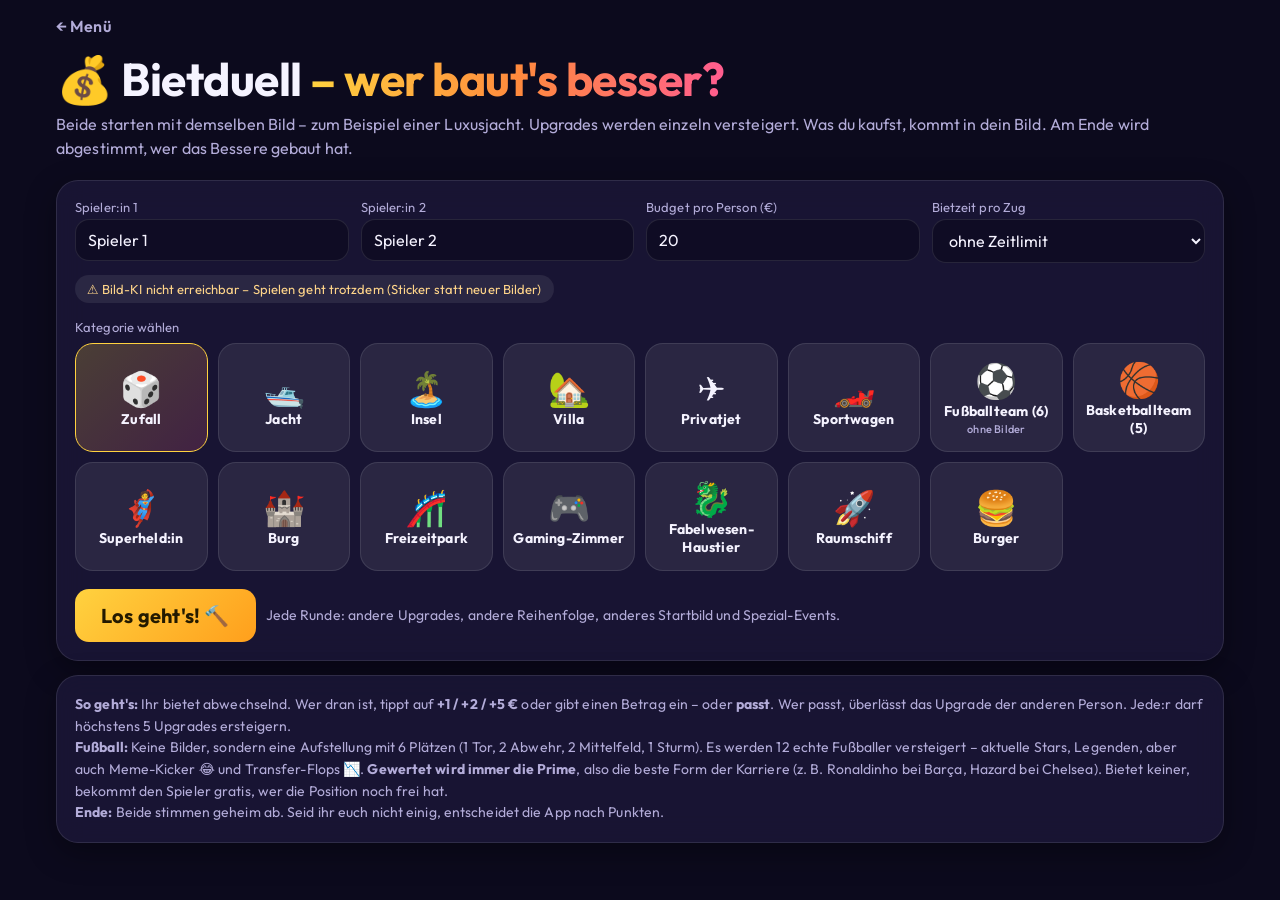
<file: duell.html>
<!doctype html>
<html lang="de">
<head>
<meta charset="utf-8">
<meta name="viewport" content="width=device-width, initial-scale=1, viewport-fit=cover">
<title>Bietduell</title>
<!-- Als App installierbar (Startbildschirm-Icon, eigenes Fenster ohne Browserleiste) -->
<link rel="manifest" href="manifest.webmanifest">
<meta name="theme-color" content="#12101f">
<link rel="icon" type="image/png" href="icon-192.png">
<link rel="apple-touch-icon" href="apple-touch-icon.png">
<meta name="apple-mobile-web-app-capable" content="yes">
<meta name="mobile-web-app-capable" content="yes">
<meta name="apple-mobile-web-app-status-bar-style" content="black-translucent">
<meta name="apple-mobile-web-app-title" content="Bietduell">
<style>
:root{--bg:#12101f;--card:#1e1b33;--card2:#29254a;--txt:#f3f1ff;--mut:#a9a3cc;--p1:#ff5d8f;--p2:#38c6ff;--gold:#ffd23f;--ok:#4ade80;--bad:#f87171;--pitch:#1f7a3f;--pitch2:#23864a;--rad:16px;color-scheme:dark}
*{box-sizing:border-box}
html,body{background:var(--bg)}
body{margin:0;background:radial-gradient(circle at 20% 0%,#2a1f55,var(--bg) 60%);color:var(--txt);font-family:system-ui,Segoe UI,Roboto,sans-serif;min-height:100vh;-webkit-tap-highlight-color:transparent}
button{font:inherit;cursor:pointer;border:0;border-radius:12px;padding:10px 14px;background:var(--card2);color:var(--txt);font-weight:600;transition:transform .08s,filter .15s}
button:hover:not(:disabled){filter:brightness(1.2)}button:active:not(:disabled){transform:scale(.96)}
button:disabled{opacity:.35;cursor:not-allowed}
button:focus-visible,input:focus-visible{outline:3px solid var(--gold);outline-offset:2px}
input,select{font:inherit;padding:10px 12px;border-radius:10px;border:1px solid #3c3766;background:#151229;color:var(--txt);width:100%}
.wrap{max-width:1200px;margin:0 auto;padding:max(16px,env(safe-area-inset-top)) max(16px,env(safe-area-inset-right)) max(16px,env(safe-area-inset-bottom)) max(16px,env(safe-area-inset-left))}
.install{display:flex;gap:12px;align-items:center;flex-wrap:wrap;margin-bottom:14px;border:2px solid var(--gold)}
.install img{width:52px;height:52px;border-radius:12px}
h1{font-size:clamp(28px,5vw,46px);margin:8px 0 4px;letter-spacing:-.5px;text-wrap:balance}
h1 span{color:var(--gold)}
.sub{color:var(--mut);margin:0 0 20px;line-height:1.5}
.hidden{display:none!important}
.box{background:var(--card);border-radius:var(--rad);padding:18px;box-shadow:0 8px 30px #0005}
.row{display:flex;gap:12px;flex-wrap:wrap}
.row>*{flex:1;min-width:140px}
label{font-size:13px;color:var(--mut);display:block;margin-bottom:4px}
.cats{display:grid;grid-template-columns:repeat(auto-fill,minmax(130px,1fr));gap:10px;margin-top:8px}
.cat{padding:14px 8px;background:var(--card2);border-radius:14px;text-align:center;border:2px solid transparent;font-size:14px}
.cat .e{font-size:34px;display:block}.cat.sel{border-color:var(--gold);background:#3a3263}
.cat small{display:block;color:var(--mut);font-weight:500;font-size:11px;margin-top:2px}
.big{font-size:20px;padding:14px 26px;background:linear-gradient(135deg,var(--gold),#ff9f1c);color:#241a00}
.chip{display:inline-block;background:var(--card2);padding:6px 12px;border-radius:999px;font-size:13px;color:var(--mut)}
.chip.ok{color:var(--ok)}.chip.warn{color:#ffd58a}
.banner{background:#3a2a10;color:#ffd58a;padding:10px 12px;border-radius:10px;font-size:14px;margin-bottom:12px}
/* Spielansicht: Karte oben, darunter beide Teams nebeneinander (auch am Handy) */
.game{display:grid;grid-template-columns:1fr minmax(280px,360px) 1fr;gap:14px;align-items:start}
@media(max-width:900px){.game{grid-template-columns:1fr 1fr;gap:10px}.center{order:-1;grid-column:1/-1}}
.pl{border-top:5px solid var(--p1);transition:box-shadow .2s;min-width:0}.pl.p2{border-top-color:var(--p2)}
.pl.turn{box-shadow:0 0 0 3px var(--gold),0 8px 30px #0005}
.pl.lead .nm::after{content:" 🏷️"}
.pl h2{margin:0 0 6px;font-size:20px;display:flex;justify-content:space-between;align-items:center;gap:6px;flex-wrap:wrap}
.pl .nm{overflow:hidden;text-overflow:ellipsis;white-space:nowrap;max-width:100%}
.money{font-size:24px;font-weight:800;color:var(--gold);font-variant-numeric:tabular-nums}
.slots{display:flex;gap:4px;margin:4px 0 10px}.slot{flex:1;height:7px;border-radius:4px;background:#3c3766}.slot.f{background:var(--ok)}
.imgbox{position:relative;aspect-ratio:4/3;max-width:100%;border-radius:12px;overflow:hidden;background:#0d0b1a}
.imgbox img{width:100%;height:100%;object-fit:cover;display:block}
.stickers{position:absolute;left:6px;right:6px;bottom:6px;display:flex;flex-wrap:wrap;gap:4px}
.stickers span{background:#000b;border-radius:999px;padding:2px 8px;font-size:12px}
.loader{position:absolute;inset:0;display:grid;place-items:center;background:#0d0b1acc;color:var(--mut);font-size:13px;text-align:center;padding:10px}
.spin{width:30px;height:30px;border:4px solid #3c3766;border-top-color:var(--gold);border-radius:50%;animation:s 1s linear infinite;margin:0 auto 8px}
@keyframes s{to{transform:rotate(360deg)}}
.items{list-style:none;padding:0;margin:10px 0 0;display:flex;flex-wrap:wrap;gap:6px}
.items li{background:var(--card2);padding:4px 9px;border-radius:999px;font-size:12px}
/* Fußball-Aufstellung */
.pitch{position:relative;border-radius:12px;padding:12px 8px;background:repeating-linear-gradient(0deg,var(--pitch) 0 28px,var(--pitch2) 28px 56px);border:2px solid #ffffff55;display:grid;gap:10px}
.pitch::before{content:"";position:absolute;left:8%;right:8%;top:50%;border-top:2px solid #ffffff44}
.line{display:flex;justify-content:center;gap:8px;position:relative}
.spot{background:#0d2b18dd;border:2px solid #ffffff66;border-radius:10px;padding:5px 6px;min-width:0;flex:0 1 46%;text-align:center;font-size:12px;line-height:1.25}
.spot b{display:block;font-size:13px;white-space:nowrap;overflow:hidden;text-overflow:ellipsis}
.spot.empty{border-style:dashed;color:#ffffffaa;background:#0d2b1866}
.spot .pos{font-size:10px;letter-spacing:.06em;text-transform:uppercase;color:#ffffffbb}
.strength{margin-top:8px;font-size:13px;color:var(--mut)}
/* Mitte: aktuelles Upgrade + Bieten */
.center .item{text-align:center}
.nr{color:var(--mut);font-size:14px}
.item .e{font-size:64px;line-height:1.1;margin:6px 0}
.item .n{font-size:24px;font-weight:800;text-wrap:balance}
.ev{display:inline-block;margin-top:8px;padding:4px 10px;border-radius:999px;background:var(--gold);color:#241a00;font-weight:700;font-size:13px}
.ev.pos{background:var(--card2);color:var(--txt)}
.high{margin:14px 0 8px;padding:12px;border-radius:12px;background:#151229;text-align:center}
.high .v{font-size:38px;font-weight:900;font-variant-numeric:tabular-nums}
.high.l1{box-shadow:inset 0 0 0 3px var(--p1)}.high.l2{box-shadow:inset 0 0 0 3px var(--p2)}
.hist{font-size:13px;color:var(--mut);text-align:center;min-height:18px}
.bid{margin-top:10px;padding:12px;border-radius:12px;background:#151229}
.bid .who{font-size:15px;margin-bottom:8px;text-align:center}
.bid.t1{box-shadow:inset 0 0 0 3px var(--p1)}.bid.t2{box-shadow:inset 0 0 0 3px var(--p2)}
.quick{display:grid;grid-template-columns:repeat(3,1fr);gap:8px;margin-bottom:8px}
.quick button{font-size:17px;padding:12px 6px;background:linear-gradient(135deg,var(--gold),#ff9f1c);color:#241a00}
.bidrow{display:grid;grid-template-columns:1fr auto;gap:8px}
.bidrow input{font-size:20px;font-weight:800;text-align:center}
.pass{width:100%;margin-top:8px;background:#3a2030}
.err{color:var(--bad);font-size:13px;min-height:18px;margin-top:4px;text-align:center}
.log{font-size:13px;color:var(--mut);margin-top:8px;text-align:center}
.flash{animation:f .6s}@keyframes f{0%{transform:scale(1)}40%{transform:scale(1.04);box-shadow:0 0 0 4px var(--gold)}100%{transform:scale(1)}}
.final{display:grid;grid-template-columns:1fr 1fr;gap:14px}@media(max-width:700px){.final{grid-template-columns:1fr}}
.win{outline:4px solid var(--gold)}
.crown{font-size:40px;text-align:center}
.rules{color:var(--mut);font-size:14px;line-height:1.55}
.top{display:flex;justify-content:space-between;align-items:center;gap:10px;flex-wrap:wrap;margin-bottom:12px}
.prep{max-width:520px;margin:60px auto;text-align:center}
.bar{height:10px;background:#3c3766;border-radius:6px;overflow:hidden;margin:14px 0}.bar div{height:100%;background:var(--gold);width:0;transition:width .4s}
.votebox{max-width:640px;margin:20px auto;text-align:center}
.votebtns{display:grid;grid-template-columns:1fr 1fr;gap:10px;margin-top:12px}
.votebtns button{font-size:18px;padding:16px}
.verdict{margin-top:14px;font-size:18px;line-height:1.5}
.confirm{position:fixed;inset:0;background:#000a;display:grid;place-items:center;z-index:20;padding:16px}
.confirm .box{max-width:360px;text-align:center}
@media(prefers-reduced-motion:reduce){*{animation:none!important;transition:none!important}}
</style>
<link rel="preconnect" href="https://fonts.googleapis.com"><link rel="preconnect" href="https://fonts.gstatic.com" crossorigin><link rel="stylesheet" href="https://fonts.googleapis.com/css2?family=Outfit:wght@400;500;600;700;800;900&display=swap">
<link rel="stylesheet" href="theme.css">
</head>
<body>
<div class="wrap">

<!-- START -->
<section id="setup">
  <a href="./" style="display:inline-block;margin-bottom:6px;color:var(--mut);text-decoration:none;font-weight:600">← Menü</a>
  <h1>💰 Bietduell <span>– wer baut's besser?</span></h1>
  <p class="sub">Beide starten mit demselben Bild – zum Beispiel einer Luxusjacht. Upgrades werden einzeln versteigert. Was du kaufst, kommt in dein Bild. Am Ende wird abgestimmt, wer das Bessere gebaut hat.</p>
  <div class="box">
    <div class="row">
      <div><label for="n1">Spieler:in 1</label><input id="n1" value="Spieler 1" maxlength="18"></div>
      <div><label for="n2">Spieler:in 2</label><input id="n2" value="Spieler 2" maxlength="18"></div>
      <div><label for="budget">Budget pro Person (€)</label><input id="budget" type="number" min="5" max="1000" value="20" inputmode="numeric"></div>
      <div><label for="timer">Bietzeit pro Zug</label><select id="timer"><option value="0">ohne Zeitlimit</option><option value="10">10 Sekunden</option><option value="20">20 Sekunden</option></select></div>
    </div>
    <div class="nr" id="bilanzSetup" style="margin-top:10px"></div>
    <div style="margin-top:12px"><span class="chip" id="quota">⏳ Verbinde mit Bild-KI…</span></div>
    <label style="margin-top:16px">Kategorie wählen</label>
    <div class="cats" id="cats"></div>
    <div style="margin-top:18px;display:flex;gap:10px;flex-wrap:wrap;align-items:center">
      <button class="big" id="start">Los geht's! 🔨</button>
      <span class="rules">Jede Runde: andere Upgrades, andere Reihenfolge, anderes Startbild und Spezial-Events.</span>
    </div>
  </div>
  <div class="box rules" style="margin-top:14px">
    <b>So geht's:</b> Ihr bietet abwechselnd. Wer dran ist, tippt auf <b>+1 / +2 / +5 €</b> oder gibt einen Betrag ein – oder <b>passt</b>. Wer passt, überlässt das Upgrade der anderen Person. Jede:r darf höchstens 5 Upgrades ersteigern.<br>
    <b>Fußball:</b> Keine Bilder, sondern eine Aufstellung mit 6 Plätzen (1 Tor, 2 Abwehr, 2 Mittelfeld, 1 Sturm). Es werden 12 echte Fußballer versteigert – aktuelle Stars, Legenden, aber auch Meme-Kicker 😂 und Transfer-Flops 📉. <b>Gewertet wird immer die Prime</b>, also die beste Form der Karriere (z. B. Ronaldinho bei Barça, Hazard bei Chelsea). Bietet keiner, bekommt den Spieler gratis, wer die Position noch frei hat.<br>
    <b>Ende:</b> Beide stimmen geheim ab. Seid ihr euch nicht einig, entscheidet die App nach Punkten.
  </div>
</section>

<!-- VORBEREITUNG -->
<section id="prep" class="hidden">
  <div class="box prep">
    <div class="spin"></div>
    <h2 id="prepTitle">Spiel wird vorbereitet…</h2>
    <div class="bar"><div id="prepBar"></div></div>
    <div class="nr" id="prepTxt">Startbild wird geladen</div>
  </div>
</section>

<!-- SPIEL -->
<section id="game" class="hidden">
  <div class="top">
    <h1 style="font-size:26px;margin:0" id="gTitle"></h1>
    <button id="quit">✖ Abbrechen</button>
  </div>
  <div class="banner hidden" id="aiBanner">Die Gratis-Bilder für heute sind aufgebraucht. Ihr könnt weiterspielen – neue Upgrades erscheinen als Sticker auf dem Bild.</div>
  <div class="game">
    <div class="box pl p1" id="pl0"></div>
    <div class="box center">
      <div class="item" id="itemCard"></div>
      <div class="high" id="high"></div>
      <div class="hist" id="hist"></div>
      <div id="bidBox"></div>
      <div class="log" id="log"></div>
    </div>
    <div class="box pl p2" id="pl1"></div>
  </div>
</section>

<!-- ENDE -->
<section id="end" class="hidden">
  <h1 style="text-align:center">🏁 Wer hat <span id="eCat"></span>?</h1>
  <div class="box votebox" id="vote"></div>
  <div class="final" id="final"></div>
  <div style="text-align:center;margin-top:18px;display:flex;gap:10px;justify-content:center;flex-wrap:wrap">
    <button class="big" id="again">🔁 Nochmal (gleiche Kategorie)</button>
    <button id="menu">📋 Andere Kategorie</button>
  </div>
</section>
</div>

<div class="confirm hidden" id="confirmBox"><div class="box"><p style="font-size:18px;margin-top:0">Spiel wirklich abbrechen?</p><div class="row"><button id="cNo">Weiterspielen</button><button id="cYes" style="background:#5a2240">Abbrechen</button></div></div></div>

<script>
/* ========= KATEGORIEN =========
   Jede Kategorie startet mit einem SCHÖNEN Grundbild (start), das für beide gleich ist.
   Die Dinge sind echte Upgrades, die im Bild sichtbar dazukommen: [Emoji, Name, englische Bildanweisung, Position (nur Fußball), Punktewert].
   Pro Spiel werden 10 zufällig gezogen. */
const CATS = [
 {id:"jacht",e:"🛥️",n:"Jacht",art:"die schönste Jacht",subj:"yacht",scene:"professional photo of a luxury yacht, side view, the whole yacht visible",
  start:["a sleek white modern luxury motor yacht anchored in calm turquoise water near a rocky coast","an elegant white superyacht with dark tinted windows anchored in a clear blue bay","a stylish white luxury yacht with teak decks anchored off a Mediterranean coast"],
  items:[["🏄","Paddle-Station","colorful stand-up paddle boards and kayaks on the swim platform at the back","",7],["👨‍🍳","Privatkoch","a private chef in a white uniform grilling seafood on the open sun deck","",7],["🌊","Jetskis","two shiny jet skis in the water right next to the yacht","",8],["🚁","Hubschrauber","a helicopter parked on a helipad on the top deck","",9],["🏊","Pool an Deck","a glass-walled swimming pool on the front deck","",9],["🛝","Wasserrutsche","a giant inflatable water slide from the top deck into the sea","",8],["🛁","Whirlpool","a bubbling jacuzzi on the upper deck","",7],["🎧","DJ-Party","a DJ booth with party lights and people dancing on the deck","",7],["☀️","Sonnendeck","white sun loungers and umbrellas on the sun deck","",6],["💡","Unterwasser-Lichter","glowing blue underwater lights around the hull","",7],["🐬","Delfine","dolphins jumping out of the water next to the yacht","",7],["🚤","Beiboot","a small speedboat tender next to the yacht","",6],["🎬","Freiluftkino","a big outdoor cinema screen on the back deck","",7],["✨","Goldene Akzente","gold-plated railings and gold details on the hull","",8],["🪂","Parasailing","a colorful parasailing parachute flying behind the yacht","",7],["🎆","Feuerwerk","fireworks exploding in the sky above the yacht","",8],["🤿","Tauchbasis","diving equipment and divers on the swim platform","",6],["🏢","Drittes Deck","an additional third deck on top making the yacht bigger","",9]]},
 {id:"insel",e:"🏝️",n:"Insel",art:"die schönste Insel",subj:"island",scene:"aerial drone photo of a small private tropical island, the whole island visible",
  start:["a beautiful small tropical island with white sand beaches and palm trees in turquoise water","a lush green tropical island with a sandy lagoon and palm trees in clear blue sea","a small paradise island with a white beach, palm trees and a coral lagoon"],
  items:[["🏡","Luxusvilla","a modern luxury villa with big glass windows among the palms","",9],["🏊","Infinity-Pool","an infinity pool overlooking the ocean","",8],["🛖","Wasser-Bungalows","a row of overwater bungalows on stilts in the lagoon","",9],["🚁","Helikopterlandeplatz","a helipad with a helicopter","",8],["🛥️","Steg mit Jacht","a wooden pier with a luxury yacht moored","",8],["🍹","Strandbar","a beach bar with lights and lounge chairs","",6],["🗼","Leuchtturm","a tall red and white lighthouse","",6],["💦","Wasserfall","a waterfall flowing down a green hill","",7],["🌳","Baumhaus-Lodge","a big treehouse lodge connected by rope bridges","",7],["🛝","Riesenrutsche","a giant water slide from a hill into the sea","",7],["🦩","Flamingos","a flock of pink flamingos on the beach","",6],["🎾","Tennisplatz","a tennis court","",6],["⛳","Golfplatz","a green golf course","",7],["⛵","Segelboot","a white sailboat anchored near the beach","",6],["🔥","Lagerfeuer-Lounge","a beach lounge with a bonfire and hammocks","",6],["🎆","Feuerwerk","fireworks above the island","",7],["🐠","Korallenriff","a colorful coral reef visible in the clear water","",7]]},
 {id:"haus",e:"🏡",n:"Villa",art:"die beste Villa",subj:"villa",scene:"professional photo of a luxury villa on a big property, the whole property visible",
  start:["a modern white luxury villa with big glass windows on a large green property","an elegant modern villa with a flat roof and a large lawn","a stylish modern mansion with wooden facade on a big property"],
  items:[["🏊","Pool mit Rutsche","a large swimming pool with a water slide","",9],["🏎️","Supercar-Garage","an open glass garage with colorful supercars","",9],["🎾","Tennisplatz","a tennis court","",6],["🌇","Dachterrasse","a rooftop terrace with lounge furniture and lights","",7],["🚁","Helikopterlandeplatz","a helipad with a helicopter","",8],["⛲","Springbrunnen","a big fountain in front of the villa","",6],["🌳","Baumhaus","a big treehouse","",6],["⚽","Fußballplatz","a private football pitch","",7],["🐟","Koi-Teich","a koi pond with a wooden bridge","",6],["🔥","Feuerstelle","an outdoor fire pit lounge","",6],["🐎","Pferdestall","a stable with horses","",7],["🎬","Freiluftkino","an outdoor cinema screen with seats","",7],["🏀","Basketballplatz","a basketball court","",6],["🍇","Weinberg","rows of vineyards around the property","",7],["🏁","Kartbahn","a private go-kart race track","",8],["🎢","Achterbahn","a small roller coaster in the garden","",9]]},
 {id:"jet",e:"✈️",n:"Privatjet",art:"den besten Privatjet",subj:"private jet",scene:"professional photo of a private jet parked on an airport apron, side view, the whole jet visible",
  start:["a sleek white modern private business jet with the stairs down","an elegant white private jet with a dark blue stripe","a shiny white long-range private jet parked on the tarmac"],
  items:[["✨","Goldene Lackierung","shiny gold paint on the whole jet","",9],["🟥","Roter Teppich","a red carpet leading to the stairs","",6],["🍾","Champagner-Empfang","a table with champagne glasses next to the stairs","",6],["🚘","Limousine","a black stretch limousine parked next to the jet","",7],["🏢","Eigener Hangar","a modern private hangar with the company logo behind it","",7],["👩‍✈️","Crew","a pilot and flight attendants in uniforms standing at the stairs","",6],["🏁","Rennstreifen","racing stripes along the jet","",6],["💜","Neon-Licht","neon underglow lights under the jet","",7],["🐉","Drachen-Design","a big dragon painting on the side of the jet","",8],["🏎️","Sportwagen","a red sports car parked next to the jet","",7],["🚀","Raketentriebwerke","extra rocket engines with flames","",8],["🚁","Helikopter-Shuttle","a helicopter parked next to the jet","",8],["🪟","Panoramafenster","huge panoramic windows","",7],["🎈","Willkommens-Ballons","balloons and decorations at the stairs","",5],["🛡️","Militär-Look","matte black stealth paint","",7]]},
 {id:"auto",e:"🏎️",n:"Sportwagen",art:"das beste Auto",subj:"sports car",scene:"professional photo of a sports car, three quarter view, the whole car visible",
  start:["a sleek modern silver sports car on a mountain road","a shiny black sports car in front of a modern building","a white modern sports car on a coastal road"],
  items:[["🦋","Flügeltüren","gullwing doors open","",8],["🪞","Chrom-Lack","mirror chrome paint","",8],["🛫","Heckflügel","a big carbon rear wing","",7],["💜","Neon-Unterboden","neon underglow","",7],["⚫","Carbon-Look","carbon fiber body parts","",7],["🚀","Raketenantrieb","rocket boosters with flames at the back","",9],["🥇","Goldfelgen","gold rims","",7],["🔥","Flammen-Lack","flame paint job","",7],["🏁","Rennstreifen","racing stripes","",6],["🛸","Schwebe-Modus","hovering above the road with blue glow instead of wheels","",9],["☀️","Cabrio","convertible with the roof open","",6],["🔊","V12-Motor","a massive exposed chrome engine on the hood","",8],["🏆","Pokal auf dem Dach","a big golden trophy on the roof","",6],["🌈","Regenbogen-Lack","iridescent rainbow paint","",7],["🛞","Rennreifen","wide racing slick tires","",6]]},
 {id:"fussball",e:"⚽",n:"Fußballteam (6)",art:"das beste Fußballteam",subj:"football team",lineup:true,slots:{TW:1,V:2,MF:2,ST:1},
  scene:"team photo of exactly five football players standing side by side in one row on a pitch, from left to right: a goalkeeper wearing gloves, a defender, two midfielders, a striker, full bodies visible",
  start:["all five are regular players in plain white kits on a well-kept grass pitch in a big stadium","all five are regular players in plain blue kits in a big stadium","all five are regular players in plain red kits in a big stadium"],
  // Echte Stars: Name steht auf der Karte, im Bild wird nur Statur/Stil beschrieben (keine Gesichter echter Personen nachgebaut)
  items:[
   ["🧤","Thibaut Courtois","a very tall goalkeeper with short dark hair and giant gloves","TW",9],
   ["🧤","Alisson Becker","a tall bearded goalkeeper with dark hair in a bright green goalkeeper kit","TW",9],
   ["🧤","Manuel Neuer","a tall experienced goalkeeper with short blond hair in a neon goalkeeper kit","TW",10],
   ["🧤","Gianluigi Donnarumma","a giant goalkeeper with dark hair and a beard, arms spread wide","TW",8],
   ["🧤","Emiliano Martínez","a confident goalkeeper with dark hair celebrating with fists clenched","TW",8],
   ["🛡️","Virgil van Dijk","a very tall muscular defender with a short beard and captain armband","V",9],
   ["🛡️","William Saliba","a tall athletic young defender with short dark hair","V",8],
   ["🛡️","Rúben Dias","a strong defender with a beard and a serious look","V",8],
   ["🛡️","Achraf Hakimi","a fast athletic full-back with short curly hair","V",8],
   ["🛡️","David Alaba","an elegant defender with a short beard and a headband","V",9],
   ["🎩","Jude Bellingham","a confident young midfielder celebrating with arms spread wide","MF",9],
   ["🎩","Kevin De Bruyne","a blond midfielder with a calm confident look","MF",9],
   ["🎩","Florian Wirtz","a young skillful midfielder with short brown hair dribbling a ball","MF",9],
   ["🎩","Jamal Musiala","a slim young dribbler with short curly hair juggling a ball","MF",9],
   ["🎩","Pedri","a slim young playmaker with dark hair","MF",8],
   ["🎩","Rodri","a tall calm defensive midfielder with dark hair","MF",9],
   ["🎩","Luka Modrić","an experienced slim playmaker with long blond hair","MF",9],
   ["🎩","Marcel Sabitzer","a strong midfielder with short hair shooting a ball","MF",7],
   ["⚡","Erling Haaland","a very tall muscular striker with long blond hair tied back","ST",10],
   ["⚡","Kylian Mbappé","a very fast athletic striker with a shaved head celebrating with arms crossed","ST",10],
   ["⚡","Harry Kane","a strong striker with short brown hair pointing to the sky","ST",9],
   ["⚡","Lamine Yamal","a very young skillful winger with curly hair dribbling","ST",9],
   ["⚡","Vinícius Júnior","a fast skillful winger with dark hair dancing in celebration","ST",9],
   ["⚡","Marko Arnautović","a tall powerful striker with a beard and tattoos","ST",8],
   // Legenden – gewertet wird immer die Prime (beste Form der Karriere)
   ["🧤","Gianluigi Buffon","","TW",10],
   ["🧤","Iker Casillas","","TW",9],
   ["🧤","Jan Oblak","","TW",9],
   ["🛡️","Sergio Ramos","","V",10],
   ["🛡️","Marcelo","","V",9],
   ["🛡️","Thiago Silva","","V",9],
   ["🛡️","Philipp Lahm","","V",9],
   ["🛡️","Carles Puyol","","V",9],
   ["🎩","Andrés Iniesta","","MF",10],
   ["🎩","Xavi","","MF",10],
   ["🎩","Toni Kroos","","MF",9],
   ["🎩","Kaká","","MF",10],
   ["🎩","Ronaldinho","","MF",10],
   ["⚡","Lionel Messi","","ST",10],
   ["⚡","Cristiano Ronaldo","","ST",10],
   ["⚡","Neymar","","ST",10],
   ["⚡","Zlatan Ibrahimović","","ST",9],
   ["⚡","Karim Benzema","","ST",9],
   ["⚡","Robert Lewandowski","","ST",10],
   ["⚡","Luis Suárez","","ST",9],
   ["⚡","Gareth Bale","","ST",9],
   ["⚡","Arjen Robben","","ST",9],
   // Meme-Kicker und Flops (TikTok/EA FC): ebenfalls in Prime-Form gewertet, aber meist schwächer als die Stars
   ["🧤","Loris Karius","","TW",6,"flop"],
   ["🧤","Kepa Arrizabalaga","","TW",6,"flop"],
   ["🧤","André Onana","","TW",7,"meme"],
   ["🛡️","Harry Maguire","","V",7,"meme"],
   ["🛡️","Phil Jones","","V",6,"meme"],
   ["🛡️","Shkodran Mustafi","","V",6,"meme"],
   ["🛡️","David Luiz","","V",7,"meme"],
   ["🎩","Jesse Lingard","","MF",6,"meme"],
   ["🎩","Eden Hazard","","MF",9,"meme"],
   ["🎩","Philippe Coutinho","","MF",8,"flop"],
   ["🎩","Donny van de Beek","","MF",7,"flop"],
   ["⚡","Antony","","ST",6,"meme"],
   ["⚡","Nicolas Pépé","","ST",7,"flop"],
   ["⚡","Timo Werner","","ST",7,"meme"],
   ["⚡","Romelu Lukaku","","ST",8,"meme"],
   ["⚡","Darwin Núñez","","ST",7,"meme"],
   ["⚡","Mario Balotelli","","ST",7,"meme"],
   ["⚡","Nicklas Bendtner","","ST",5,"meme"],
   ["⚡","Adebayo Akinfenwa","","ST",4,"meme"],
   ["⚡","Peter Crouch","","ST",6,"meme"]]},
 {id:"basket",e:"🏀",n:"Basketballteam (5)",art:"das beste Basketballteam",subj:"basketball team",scene:"team photo of five basketball players standing side by side on an indoor court, full bodies visible",
  start:["five regular players in plain grey kits on a clean indoor court","five regular players in plain white kits in a school sports hall","five regular players in plain black kits on an indoor court"],
  items:[["🦒","2,30 m Center","one player becomes an extremely tall center","",9],["🎯","Dreier-Maschine","one player becomes a confident sharpshooter spinning a ball on his finger","",8],["🦘","Dunk-König","one player becomes an athletic dunker jumping high","",9],["🧠","Spielmacher","one player becomes a genius point guard with a headband","",8],["🛡️","Verteidigungs-Monster","one player becomes a huge muscular defender","",8],["🤖","Cyborg-Forward","one player becomes a cyborg","",7],["👟","Leuchtende Schuhe","everyone wears glowing sneakers","",6],["👕","Gold-Trikots","everyone wears shiny gold jerseys","",7],["🏟️","Volle Arena","the background becomes a packed arena with lights","",8],["🐻","Bär-Maskottchen","a bear mascot stands next to them","",5],["🎉","Cheerleader","cheerleaders and confetti around them","",6],["🧑‍🏫","Trainer-Legende","a legendary coach in a suit stands next to them","",6],["🏆","Meisterpokal","a huge championship trophy in front of them","",8],["🔥","Feuerball","one player holds a basketball on fire","",7]]},
 {id:"held",e:"🦸",n:"Superheld:in",art:"die stärkste Heldenfigur",subj:"superhero",scene:"cinematic full body photo of a superhero standing on a rooftop of a city",
  start:["a confident superhero in a simple blue suit with a red cape","a confident superhero in a simple black suit with a silver cape","a confident superhero in a simple green suit with a mask"],
  items:[["🕊️","Fliegen","the superhero is now flying in the air above the rooftop","",9],["🔥","Feuerhände","both hands are burning with fire","",8],["❄️","Eis-Kräfte","ice crystals and frost swirling around the hands","",7],["⚡","Blitze","lightning bolts around the body","",8],["🛡️","Goldrüstung","golden armor on the suit","",8],["✨","Lichtumhang","the cape is made of glowing light","",7],["🐉","Drache","a dragon sitting next to the superhero","",9],["👁️","Laserblick","red laser beams from the eyes","",7],["🌀","Portal","a glowing magic portal behind the superhero","",7],["⏱️","Zeitreise-Uhr","a big glowing watch on the wrist","",6],["🤖","Roboter-Arm","a high-tech robotic arm","",7],["🦅","Adler-Begleiter","a golden eagle on the shoulder","",6],["🌟","Aura","a bright golden aura around the body","",7],["🛸","Hoverboard","standing on a glowing hoverboard","",7],["⚔️","Laserschwert","holding a glowing energy sword","",8]]},
 {id:"burg",e:"🏰",n:"Burg",art:"die mächtigste Burg",subj:"castle",scene:"epic professional photo of a castle on a hill, the whole castle visible",
  start:["a majestic medieval stone castle on a green hill","a beautiful fairytale castle with white walls on a hill","a strong stone fortress castle on a rocky hill"],
  items:[["🐉","Drache auf dem Turm","a dragon sitting on the highest tower","",9],["🐊","Wassergraben","a moat with water around the castle","",6],["🌉","Zugbrücke","a wooden drawbridge at the gate","",6],["🗼","Extra-Türme","additional tall towers","",8],["🚩","Fahnen","colorful banners and flags","",5],["⚔️","Ritter-Armee","an army of knights in front of the castle","",8],["💦","Wasserfall","a waterfall next to the castle","",7],["💎","Schatz","a glowing treasure chest at the gate","",7],["🔮","Zaubererturm","a wizard tower with magic glow","",8],["🌿","Labyrinth-Garten","a hedge maze garden","",6],["🦄","Einhörner","unicorns grazing in front of the castle","",7],["🌕","Vollmond","a huge full moon behind the castle","",6],["🎆","Feuerwerk","fireworks above the castle","",7],["🏹","Kanonen","cannons on the walls","",6],["✨","Goldene Dächer","golden roofs on the towers","",8]]},
 {id:"park",e:"🎢",n:"Freizeitpark",art:"den besten Freizeitpark",subj:"amusement park",scene:"aerial photo of an amusement park, the whole park visible",
  start:["a clean small amusement park with a carousel, paths and green lawns","a small modern theme park with colorful paths and a fountain","a small amusement park with a carousel and food stands"],
  items:[["🎢","Looping-Achterbahn","a huge roller coaster with loops","",9],["🎡","Riesenrad","a giant ferris wheel","",8],["🛶","Wildwasserbahn","a log flume water ride","",7],["🗼","Freifallturm","a tall drop tower","",8],["👻","Geisterbahn","a spooky haunted house ride","",6],["🏰","Märchenschloss","a fairytale castle in the center","",8],["🌊","Wasserpark","a water park with slides","",8],["🏎️","Kartbahn","a go-kart track","",6],["🎆","Feuerwerk","fireworks in the sky","",7],["🦖","Dino-Welt","life-size dinosaur figures","",7],["🐙","Riesenkrake","a giant octopus ride","",7],["🚗","Autoscooter","bumper cars","",5],["🍭","Süßigkeiten-Stände","colorful candy and ice cream stands","",5],["🚝","Einschienenbahn","a monorail around the park","",7],["🎈","Heißluftballon","a hot air balloon above the park","",6]]},
 {id:"zimmer",e:"🎮",n:"Gaming-Zimmer",art:"das beste Zimmer",subj:"room",scene:"professional photo of a bedroom interior, wide angle",
  start:["a clean modern teenager bedroom with a desk, a gaming PC and a bed","a tidy modern bedroom with a desk, a monitor and a big window","a cozy modern bedroom with a desk, a gaming chair and a bed"],
  items:[["🖥️","Triple-Monitor","a huge triple curved monitor setup on the desk","",9],["🌈","RGB-Licht","rgb lighting everywhere","",7],["💺","Gaming-Thron","a big racing gaming chair","",7],["🧃","Getränke-Kühlschrank","a glass drink fridge full of drinks","",6],["🛋️","Riesen-Sitzsack","a giant bean bag","",6],["📽️","Beamer-Wand","a projector image on a full wall","",8],["🥽","VR-Station","a virtual reality headset station","",7],["🕹️","Arcade-Automat","a retro arcade machine","",7],["🏁","Rennsimulator","a racing simulator cockpit","",8],["🐠","Aquarium-Wand","an aquarium wall","",8],["💡","Neon-Schild","a neon sign on the wall","",5],["🔵","Bällebad","a ball pit","",6],["🛝","Rutsche","a slide from a loft bed into the room","",7],["🍿","Popcorn-Maschine","a popcorn machine","",5],["🏆","Pokal-Regal","a shelf full of gaming trophies","",6]]},
 {id:"tier",e:"🐉",n:"Fabelwesen-Haustier",art:"das coolste Haustier",subj:"creature",scene:"fantasy portrait photo of a pet creature in a meadow",
  start:["a cute fluffy small white fox-like creature with big eyes","a cute small fluffy cat-like creature with blue eyes","a cute small fluffy puppy-like creature with soft fur"],
  items:[["🐲","Drachenflügel","big dragon wings","",9],["🦄","Einhorn-Horn","a glowing unicorn horn","",8],["🦁","Löwenmähne","a golden lion mane","",7],["🌈","Regenbogenfell","rainbow colored fur","",7],["🔥","Feueratem","breathing fire","",8],["💎","Kristallaugen","glowing crystal eyes","",6],["👑","Krone","a tiny golden crown","",6],["🌟","Leuchtaura","a glowing magical aura","",7],["🛡️","Goldrüstung","golden armor","",8],["🦚","Pfauenschwanz","a big peacock tail","",7],["⚡","Blitze","lightning sparks around it","",7],["🦋","Schmetterlinge","glowing butterflies around it","",5],["🎀","Schleife","a big red bow","",4],["🌸","Blumenkranz","a flower crown","",5],["🐾","Riesengröße","it is now as big as a horse","",8]]},
 {id:"raum",e:"🚀",n:"Raumschiff",art:"das beste Raumschiff",subj:"spaceship",scene:"sci-fi photo of a spaceship in space, the whole ship visible",
  start:["a sleek white futuristic spaceship near a blue planet","an elegant silver spaceship flying near a moon","a sleek modern spaceship flying among the stars"],
  items:[["🔥","Hyperantrieb","glowing blue hyperdrive engines","",9],["🛡️","Energieschild","a blue energy shield bubble","",7],["🔫","Laserkanonen","laser cannons firing","",7],["🌌","Glaskuppel","a glass dome cockpit","",6],["🛸","Begleit-Drohnen","escort drones flying around it","",6],["🪐","Ringe","rotating rings around the ship","",8],["✨","Goldene Panzerung","golden armor plating","",8],["🐉","Weltraum-Drache","a space dragon flying next to it","",9],["🌈","Regenbogen-Spur","a rainbow exhaust trail","",6],["🧲","Traktorstrahl","a tractor beam","",6],["🏙️","Stadt-Kuppel","a small city inside a dome on top","",9],["☄️","Komet","a bright comet in the background","",5],["🚀","Zweites Schiff","a smaller escort spaceship","",7],["💡","Neon-Linien","glowing neon lines on the hull","",6],["🌍","Erde im Hintergrund","planet earth huge in the background","",6]]},
 {id:"burger",e:"🍔",n:"Burger",art:"den besten Burger",subj:"burger",scene:"professional food photography of a burger on a wooden board",
  start:["a tasty classic cheeseburger","a juicy classic beef burger with lettuce and tomato","a classic burger with a sesame bun"],
  items:[["🥩","Wagyu-Patty","an extra thick juicy wagyu beef patty","",9],["🧀","Doppelt Käse","melted double cheese dripping","",7],["🥓","Knuspriger Speck","crispy bacon","",7],["🥑","Avocado","avocado slices","",6],["🍞","Brioche-Bun","a glossy brioche bun","",6],["🧅","Zwiebelringe","crispy onion rings","",6],["🥇","Blattgold","edible gold leaf on top","",9],["🍟","Trüffel-Pommes","truffle fries on the side","",7],["🌶️","Jalapeños","jalapeños","",5],["🍳","Spiegelei","a fried egg on top","",6],["🥤","Milchshake","a big milkshake next to it","",6],["🏗️","Turmhoch","stacked into a tall tower with many layers","",8],["🔥","Flambiert","flames around it","",7],["🍄","Pilze","grilled mushrooms","",5],["🧁","Dessert-Teller","a dessert plate with brownies next to it","",6]]},
];

/* ========= EINSTELLUNGEN ========= */
const SERVER="https://bietduell.bietduell-server.workers.dev";   // eigener Gratis-Server (Cloudflare)
const APP_TOKEN="5eVy6tDqE1BjMTOfriTKebvf";                      // steht absichtlich hier; Schutz = Tageslimit am Server
const AI_MODEL="cf/flux-2-klein-4b";                             // sparsamstes Gratis-Modell
const POSN={TW:"Tor",V:"Abwehr",MF:"Mittelfeld",ST:"Sturm"};
const TAGS={meme:"😂 Meme-Kicker",flop:"📉 Transfer-Flop"};
const POS_ORDER=["ST","MF","V","TW"];                            // Aufstellung von oben (Sturm) nach unten (Tor)

/* ========= HILFSFUNKTIONEN ========= */
let catSel="random", S=null, aiOff=false;
const $=id=>document.getElementById(id);
const rnd=a=>a[Math.floor(Math.random()*a.length)];
const shuffle=a=>{a=[...a];for(let i=a.length-1;i>0;i--){const j=Math.floor(Math.random()*(i+1));[a[i],a[j]]=[a[j],a[i]]}return a};
const esc=s=>String(s).replace(/[&<>"]/g,c=>({"&":"&amp;","<":"&lt;",">":"&gt;",'"':"&quot;"}[c]));
const sleep=ms=>new Promise(r=>setTimeout(r,ms));
const isLineup=()=>!!(S&&S.cat.lineup);
const maxWins=()=>S.cat.slots?Object.values(S.cat.slots).reduce((a,b)=>a+b,0):5;
function show(id){["setup","prep","game","end"].forEach(s=>$(s).classList.toggle("hidden",s!==id));window.scrollTo(0,0)}
try{ ["n1","n2","budget","timer"].forEach(id=>{const v=localStorage.getItem("bd_"+id); if(v)$(id).value=v}); }catch(e){}

function renderCats(){
  $("cats").innerHTML=`<button class="cat ${catSel==='random'?'sel':''}" data-id="random"><span class="e">🎲</span>Zufall</button>`+
   CATS.map(c=>`<button class="cat ${catSel===c.id?'sel':''}" data-id="${c.id}"><span class="e">${c.e}</span>${c.n}${c.lineup?'<small>ohne Bilder</small>':''}</button>`).join("");
  $("cats").querySelectorAll(".cat").forEach(b=>b.onclick=()=>{catSel=b.dataset.id;renderCats()});
}
renderCats();

/* ========= BILD-KI (gratis über den eigenen Server) =========
   Startbilder liegen fertig in der App (Ordner start/) – kosten nichts.
   Upgrades: Das aktuelle Bild wird bearbeitet, das Grundbild bleibt gleich.
   Vorbereitung: Für die Person, die gerade vorne liegt, wird das Upgrade schon während des Bietens gerechnet. */
const cache=new Map();
async function api(path,opt={}){
  const r=await fetch(SERVER+path,{...opt,headers:{...(opt.headers||{}),"X-Spiel-Passwort":APP_TOKEN}});
  if(!r.ok){let m="";try{const j=await r.json();m=j.error||"";if(j.limit)aiLimit()}catch(e){}
    if(r.status===429)aiLimit(); throw new Error(m||("Fehler "+r.status))}
  return r;
}
function aiLimit(){ if(aiOff)return; aiOff=true; $("aiBanner").classList.remove("hidden"); loadQuota(); }
async function loadStart(){
  const i=S.startIdx;
  try{ const r=await fetch(`start/${S.cat.id}-${i}.png`); if(r.ok){const blob=await r.blob(); return {blob,url:URL.createObjectURL(blob)}} }catch(e){}
  const prompt=S.cat.scene+", "+S.cat.start[i]+", on a bright sunny day, highly detailed, no text";
  // Ersatz 1: vom eigenen Server erzeugen lassen
  if(!aiOff){ try{ const blob=await (await api(`/base?seed=${S.seed}&free=1&prompt=${encodeURIComponent(prompt)}`)).blob(); return {blob,url:URL.createObjectURL(blob)}; }catch(e){} }
  // Ersatz 2: kostenloser Bilddienst ohne Konto (nur Anzeige, Upgrades dann als Sticker)
  aiLimit();
  return {url:`https://image.pollinations.ai/prompt/${encodeURIComponent(prompt)}?width=640&height=480&seed=${S.seed}&nologo=true`};
}
function editPrompt(it){
  return `Edit this image. Apply this change to the ${S.cat.subj} so that it is clearly and prominently visible: ${it.p}${it.ev==="double"?" (make it very large and eye-catching)":""}. `+
   `Keep everything else exactly the same: the same ${S.cat.subj} with the same shape and structure, same framing and zoom, same camera angle, same lighting and art style, and keep every detail that is already in the image. Do not crop or zoom. No text.`;
}
async function genEdit(src,it){
  const fd=new FormData();
  fd.append("image",src.blob,"bild.png"); fd.append("prompt",editPrompt(it));
  fd.append("model",AI_MODEL); fd.append("seed",String(S.seed));
  const blob=await (await api("/edit",{method:"POST",body:fd})).blob();
  return {blob,url:URL.createObjectURL(blob)};
}
function variant(i,it){
  const st=S.pl[i].state, k=st.key+"|"+it.n;
  if(!cache.has(k)){ const p=(async()=>genEdit(await st.img,it))(); p.catch(()=>{}); cache.set(k,p); }
  return {key:k,img:cache.get(k)};
}
function pregen(){
  if(isLineup()||aiOff)return;
  const it=S.items[S.idx]; if(!it||S.leader<0)return;
  if(needs(S.leader)) variant(S.leader,it);
}

/* ========= TAGES-KONTINGENT ========= */
async function loadQuota(){
  const q=$("quota");
  try{ const j=await (await api("/status")).json();
    if(j.rundenUebrig>0&&!j.kiLeer){ q.className="chip ok"; q.textContent=`✅ Gratis-KI-Bilder: heute noch ca. ${j.rundenUebrig} Runden`; if(!S||$("setup").offsetParent)aiOff=false; }
    else { q.className="chip warn"; q.textContent="⚠️ KI-Bilder für heute aufgebraucht – Spielen geht trotzdem (Sticker statt neuer Bilder, Fußball ganz normal)"; aiOff=true; }
  }catch(e){ q.className="chip warn"; q.textContent="⚠️ Bild-KI nicht erreichbar – Spielen geht trotzdem (Sticker statt neuer Bilder)"; }
}
loadQuota();

/* ========= SPIEL ========= */
function newGame(catId){
  const cat=catId==="random"||!catId?rnd(CATS):CATS.find(c=>c.id===catId);
  try{["n1","n2","budget","timer"].forEach(id=>localStorage.setItem("bd_"+id,$(id).value))}catch(e){}
  const budget=Math.max(1,parseInt($("budget").value)||20);
  let raw;
  if(cat.slots){ raw=[]; for(const [pos,c] of Object.entries(cat.slots)) raw.push(...shuffle(cat.items.filter(x=>x[3]===pos)).slice(0,c*2)); raw=shuffle(raw); }
  else raw=shuffle(cat.items).slice(0,10);
  const items=raw.map(i=>({e:i[0],n:i[1],p:i[2],pos:i[3]||null,v:i[4]||6,tag:i[5]||null,ev:null}));
  const evs=shuffle(["sale","mystery","double"]).slice(0,2);
  shuffle([...Array(items.length-1).keys()].map(x=>x+1)).slice(0,2).forEach((ix,k)=>items[ix].ev=evs[k]);
  cache.clear();
  S={cat,items,idx:0,startIdx:Math.floor(Math.random()*cat.start.length),seed:Math.floor(Math.random()*1e6),
     high:0,leader:-1,turn:0,hist:[],revealed:false,busy:false,passedOnce:false,forced:false,
     pl:[0,1].map(i=>({name:$("n"+(i+1)).value.trim()||("Spieler "+(i+1)),money:budget,won:[],inImage:0}))};
  $("aiBanner").classList.toggle("hidden",!aiOff||isLineup());
  ["pl0","pl1"].forEach(id=>{$(id).dataset.built="";$(id).innerHTML=""});
  const startGame=()=>{ show("game"); $("gTitle").textContent=cat.e+" "+cat.n; startItem(); };
  if(isLineup()) return startGame();
  show("prep"); $("prepBar").style.width="30%"; $("prepTitle").textContent=`${cat.e} ${cat.n} wird vorbereitet…`;
  const base=loadStart(); base.catch(()=>{});
  S.pl.forEach(p=>p.state={key:"start",img:base,url:null});
  base.then(b=>{ S.pl.forEach(p=>p.state.url=b.url); $("prepBar").style.width="100%"; setTimeout(startGame,250); })
      .catch(()=>{ aiLimit(); S.pl.forEach(p=>p.state.url=""); startGame(); });
}

function needs(i){const p=S.pl[i],it=S.items[S.idx];if(p.won.length>=maxWins())return false;
  if(S.cat.slots&&it&&it.pos)return p.won.filter(w=>w.pos===it.pos).length<S.cat.slots[it.pos];return true}
function eligible(i){const p=S.pl[i];return needs(i)&&p.money>S.high&&p.money>0}

function startItem(){
  Object.assign(S,{high:0,leader:-1,hist:[],revealed:false,busy:false,passedOnce:false,forced:false});
  S.turn=S.idx%2; if(!eligible(S.turn))S.turn=1-S.turn;
  renderAll();
  if(!eligible(0)&&!eligible(1)) setTimeout(nobody,1200);
}
function renderAll(){renderItem();renderPlayers();renderBid()}

function lineupHTML(p){
  const sl=S.cat.slots;
  return `<div class="pitch">${POS_ORDER.map(pos=>{const got=p.won.filter(w=>w.pos===pos);
    return `<div class="line">${Array.from({length:sl[pos]},(_,k)=>{const w=got[k];
      return w?`<div class="spot"><span class="pos">${POSN[pos]}</span><b>${esc(w.n)}${w.tag?" "+TAGS[w.tag].slice(0,2):""}</b>${w.double?"⭐":""}</div>`:`<div class="spot empty"><span class="pos">${POSN[pos]}</span><b>?</b></div>`}).join("")}</div>`}).join("")}</div>
   <div class="strength">Teamstärke: <b>${score(p)}</b> Punkte</div>`;
}
function renderPlayers(){
  S.pl.forEach((p,i)=>{
    const el=$("pl"+i);
    if(!el.dataset.built){
      el.innerHTML=`<h2><span class="nm"></span><span class="money"></span></h2><div class="slots"></div><div class="vis"></div><ul class="items"></ul>`;
      el.dataset.built=1;
    }
    el.querySelector(".nm").textContent=p.name;
    el.querySelector(".money").textContent=p.money+" €";
    el.querySelector(".slots").innerHTML=Array.from({length:maxWins()},(_,j)=>`<div class="slot ${j<p.won.length?'f':''}"></div>`).join("");
    const vis=el.querySelector(".vis");
    if(isLineup()){ vis.innerHTML=lineupHTML(p); el.querySelector(".items").innerHTML=""; }
    else{
      if(!vis.querySelector(".imgbox")) vis.innerHTML=`<div class="imgbox"><img alt="Bild von ${esc(p.name)}"><div class="stickers"></div><div class="loader hidden"></div></div>`;
      const img=vis.querySelector("img"); if(p.state.url&&img.getAttribute("src")!==p.state.url)img.src=p.state.url;
      vis.querySelector(".stickers").innerHTML=p.won.slice(p.inImage).map(w=>`<span>${w.e} ${esc(w.n)}</span>`).join("");
      el.querySelector(".items").innerHTML=p.won.length?p.won.map(w=>`<li>${w.e} ${esc(w.n)}${w.double?" ⭐":""}</li>`).join(""):`<li style="opacity:.6">noch nix</li>`;
    }
    el.classList.toggle("turn",S.turn===i&&!S.busy);
    el.classList.toggle("lead",S.leader===i&&!S.busy);
  });
}

function evLabel(ev){
  if(ev==="sale")return "💸 SALE: Wer's gewinnt, zahlt nur die Hälfte!";
  if(ev==="mystery")return "❓ MYSTERY: Was es ist, siehst du erst nach dem Kauf!";
  if(ev==="double")return isLineup()?"⭐ DOPPELTE PUNKTE für die Teamstärke!":"⭐ EXTRA GROSS im Bild!";
  return "";
}
function renderItem(){
  const it=S.items[S.idx], hide=it.ev==="mystery"&&!S.revealed;
  $("itemCard").innerHTML=`<div class="nr">${isLineup()?"Spieler":"Upgrade"} ${S.idx+1} von ${S.items.length}</div>
    ${it.pos?`<div class="ev pos">Position: ${POSN[it.pos]} · zählt in Prime-Form ⭐</div>`:""}
    <div class="e">${hide?"🎁":it.e}</div><div class="n">${hide?"???":esc(it.n)}</div>
    ${!hide&&it.tag?`<div class="ev pos">${TAGS[it.tag]}</div>`:""}
    ${it.ev?`<div class="ev">${evLabel(it.ev)}</div>`:""}`;
  const h=$("high"); h.className="high"+(S.leader>=0?" l"+(S.leader+1):"");
  h.innerHTML=S.leader<0?`<div class="nr">Noch kein Gebot</div><div class="v">0 €</div>`:
    `<div class="nr">Höchstes Gebot</div><div class="v">${S.high} €</div><div>von <b>${esc(S.pl[S.leader].name)}</b></div>`;
  $("hist").innerHTML=S.hist.slice(-4).join(" → ");
  const left=S.items.length-S.idx-1;
  $("log").textContent=left?`Danach noch ${left}.`:"Das ist das letzte!";
}
/* Optionaler Timer: Wer die Bietzeit verstreichen lässt, passt automatisch. */
let tick=null;
function stopTimer(){clearInterval(tick);tick=null}
function startTimer(i){
  stopTimer(); const sec=parseInt($("timer").value)||0; if(!sec)return;
  const end=Date.now()+sec*1000, key=S.idx+"-"+S.hist.length;
  const upd=()=>{ const el=$("tLeft"); const left=Math.max(0,Math.ceil((end-Date.now())/1000));
    if(el){el.textContent=`⏱️ ${left} s`;el.style.color=left<=3?"var(--bad)":""}
    if(left<=0){ stopTimer(); if(S&&!S.busy&&S.turn===i&&S.idx+"-"+S.hist.length===key) pass(i); } };
  upd(); tick=setInterval(upd,250);
}
function renderBid(){
  const box=$("bidBox"); const i=S.turn, p=S.pl[i];
  if(S.busy||!eligible(i)){ box.innerHTML=""; stopTimer(); return; }
  const min=S.high+1, maxB=p.money;
  box.innerHTML=`<div class="bid t${i+1}"><div class="who">🫵 <b>${esc(p.name)}</b> ist dran · ${maxB} € übrig <span id="tLeft" style="font-weight:800"></span></div>
    <div class="quick">${[1,2,5].map(d=>`<button data-v="${S.high+d}" ${S.high+d>maxB?"disabled":""}>${S.high+d} €</button>`).join("")}</div>
    <div class="bidrow"><input id="bidIn" type="number" min="${min}" max="${maxB}" placeholder="eigener Betrag" inputmode="numeric" aria-label="Eigenes Gebot"><button id="bidGo">Bieten</button></div>
    <button class="pass" id="passBtn">🙅 Passen</button><div class="err" id="bidErr"></div></div>`;
  box.querySelectorAll(".quick button").forEach(b=>b.onclick=()=>bid(i,b.dataset.v));
  $("bidGo").onclick=()=>bid(i,$("bidIn").value);
  $("bidIn").onkeydown=e=>{if(e.key==="Enter")bid(i,$("bidIn").value)};
  $("passBtn").onclick=()=>pass(i);
  startTimer(i);
}

function bid(i,raw){
  if(S.busy||S.turn!==i)return;
  const p=S.pl[i],v=Math.floor(Number(raw)),err=$("bidErr");
  if(!raw||!Number.isFinite(v)){err.textContent="Bitte einen Betrag wählen.";return}
  if(v<=S.high){err.textContent=`Mehr als ${S.high} € bieten.`;return}
  if(v>p.money){err.textContent=`Du hast nur ${p.money} €.`;return}
  S.high=v;S.leader=i;S.hist.push(`${esc(p.name)}: ${v} €`);pregen();
  const o=1-i;
  if(eligible(o)){S.turn=o;renderAll();flash();}
  else{renderAll();sold();}
}
function pass(i){
  if(S.busy||S.turn!==i)return;
  S.hist.push(`${esc(S.pl[i].name)}: passt`);
  if(S.leader>=0) return sold();
  const o=1-i;
  if(eligible(o)&&!S.passedOnce){S.passedOnce=true;S.turn=o;renderAll();return}
  nobody();
}
function flash(){$("high").classList.remove("flash");void $("high").offsetWidth;$("high").classList.add("flash")}

/* Fußball: Jede Position muss besetzt werden. Bietet keiner, bekommt den Spieler gratis, wer die Position noch frei hat. */
function forced(){
  const nd=[0,1].filter(needs); if(!nd.length)return false;
  let w=nd[0];
  if(nd.length===2){const a=S.pl[0].won.length,b=S.pl[1].won.length;w=a<b?0:b<a?1:Math.round(Math.random())}
  S.leader=w;S.high=0;S.forced=true;S.hist.push(`${esc(S.pl[w].name)} bekommt ihn gratis`);
  sold();return true;
}
function nobody(){
  if(S.busy)return;
  if(S.cat.slots&&forced())return;
  S.busy=true;S.hist.push("Keiner will's");renderAll();setTimeout(next,900);
}

async function sold(){
  S.busy=true;S.passedOnce=false;
  const w=S.leader,it=S.items[S.idx],p=S.pl[w];
  const price=it.ev==="sale"?Math.ceil(S.high/2):S.high;
  p.money-=price; p.won.push({...it,double:it.ev==="double"});
  if(it.ev==="mystery")S.revealed=true;
  $("log").textContent=S.forced?`${p.name} bekommt ${it.n} gratis.`:`Verkauft an ${p.name} für ${price} €!`;
  renderItem();renderPlayers();renderBid();
  if(!isLineup()&&!aiOff){
    const v=variant(w,it), ld=$("pl"+w).querySelector(".loader");
    let ready=false; v.img.then(()=>ready=true,()=>{}); await sleep(0);
    if(!ready){ld.classList.remove("hidden");ld.innerHTML='<div><div class="spin"></div>Upgrade wird eingebaut…</div>'}
    try{ const r=await v.img; p.state={key:v.key,img:v.img,url:r.url}; p.inImage=p.won.length; }
    catch(e){ /* Kontingent leer oder Fehler: als Sticker weiterspielen */ }
    ld.classList.add("hidden");
  }
  renderPlayers();
  setTimeout(next,S.forced?1300:1000);
}
function next(){
  S.idx++;
  const anyNeeds=S.pl.some(p=>p.won.length<maxWins()&&(p.money>0||S.cat.slots));
  if(S.idx>=S.items.length||!anyNeeds) return finish();
  startItem();
}

/* ========= ENDE & ABSTIMMUNG ========= */
function score(p){return p.won.reduce((s,w)=>s+(w.v||6)*(w.double?2:1),0)}
function finish(){
  show("end");$("eCat").textContent=S.cat.art;
  $("final").innerHTML=S.pl.map((p,i)=>`<div class="box pl ${i?'p2':''}" id="f${i}">
     <div class="crown hidden">👑</div>
     <h2><span class="nm">${esc(p.name)}</span><span class="money">${p.money} € übrig</span></h2>
     ${isLineup()?lineupHTML(p):`<div class="imgbox">${p.state.url?`<img src="${p.state.url}" alt="Endbild von ${esc(p.name)}">`:""}<div class="stickers">${p.won.slice(p.inImage).map(w=>`<span>${w.e} ${esc(w.n)}</span>`).join("")}</div></div>
     <ul class="items">${p.won.map(w=>`<li>${w.e} ${esc(w.n)}${w.double?" ⭐":""}</li>`).join("")||"<li>nix ersteigert</li>"}</ul>
     ${p.state.url&&p.state.url.startsWith("blob:")?`<a class="chip" style="margin-top:10px;text-decoration:none" href="${p.state.url}" download="bietduell-${S.cat.id}-${esc(p.name)}.png">📥 Bild speichern</a>`:""}`}</div>`).join("");
  stopTimer(); S.votes=[];voteStep(0);loadQuota();
}
/* Siegesbilanz: wird pro Namenspaar auf diesem Gerät gemerkt */
function pairKey(){const n=[$("n1").value.trim()||"Spieler 1",$("n2").value.trim()||"Spieler 2"];return "bd_bilanz_"+[...n].sort().join("|")}
function getBilanz(){try{return JSON.parse(localStorage.getItem(pairKey()))||{}}catch(e){return {}}}
function addWin(name){const b=getBilanz();b[name]=(b[name]||0)+1;try{localStorage.setItem(pairKey(),JSON.stringify(b))}catch(e){}return b}
function bilanzText(b){const n=[$("n1").value.trim()||"Spieler 1",$("n2").value.trim()||"Spieler 2"];
  return (b[n[0]]||0)+(b[n[1]]||0)?`🏆 Bilanz: ${esc(n[0])} ${b[n[0]]||0} : ${b[n[1]]||0} ${esc(n[1])}`:""}
function showBilanz(){$("bilanzSetup").innerHTML=bilanzText(getBilanz())}
["n1","n2"].forEach(id=>$(id).addEventListener("input",showBilanz)); showBilanz();
function voteStep(i){
  const p=S.pl[i],o=S.pl[1-i];
  $("vote").innerHTML=`<h2>🗳️ ${esc(p.name)} stimmt ab</h2>
    <div class="nr">${esc(o.name)}, bitte kurz wegschauen 🙈 – die Stimme bleibt geheim, bis beide abgestimmt haben.</div>
    <div class="votebtns"><button style="background:#5a2240" data-v="0">${esc(S.pl[0].name)}</button><button style="background:#1d4a63" data-v="1">${esc(S.pl[1].name)}</button></div>`;
  $("vote").querySelectorAll("button").forEach(b=>b.onclick=()=>{S.votes[i]=+b.dataset.v;i===0?voteStep(1):resolveVotes()});
}
function resolveVotes(){
  const [a,b]=S.votes,n=S.pl.map(p=>esc(p.name)),s=S.pl.map(score);
  let html=`<h2>Ergebnis</h2><div class="nr">${n[0]} → ${n[a]} · ${n[1]} → ${n[b]}</div>`;
  if(a===b){ $("vote").innerHTML=html+`<div class="verdict">Ihr seid euch einig: <b>${n[a]}</b> gewinnt! 🎉</div>`; return crown(a); }
  let w,why;
  if(s[0]!==s[1]){w=s[0]>s[1]?0:1;why=`${isLineup()?"Teamstärke":"Punkte der Upgrades"}: ${n[0]} ${s[0]} – ${n[1]} ${s[1]}`}
  else if(S.pl[0].money!==S.pl[1].money){w=S.pl[0].money>S.pl[1].money?0:1;why=`Gleich viele Punkte (${s[0]}) – ${n[w]} hat mehr Geld übrig.`}
  else{w=Math.round(Math.random());why="Komplett gleich – das Los hat entschieden."}
  $("vote").innerHTML=html+`<div class="verdict">Ihr seid euch nicht einig – ⚖️ die App entscheidet: <b>${n[w]}</b> gewinnt!<br><span class="nr">${why}</span></div>`;
  crown(w);
}
function crown(i){
  [0,1].forEach(j=>{$("f"+j).classList.toggle("win",j===i);$("f"+j).querySelector(".crown").classList.toggle("hidden",j!==i)});
  const b=addWin(S.pl[i].name); const t=bilanzText(b); if(t)$("vote").insertAdjacentHTML("beforeend",`<div class="verdict" style="font-size:16px">${t}</div>`);
  showBilanz(); confetti();
}
function confetti(){
  if(matchMedia("(prefers-reduced-motion: reduce)").matches)return;
  const c=document.createElement("canvas");Object.assign(c.style,{position:"fixed",inset:0,pointerEvents:"none",zIndex:9});
  c.width=innerWidth;c.height=innerHeight;document.body.appendChild(c);const x=c.getContext("2d");
  const P=Array.from({length:160},()=>({x:Math.random()*c.width,y:-20-Math.random()*c.height/2,v:2+Math.random()*4,r:Math.random()*6.28,c:rnd(["#ffd23f","#ff5d8f","#38c6ff","#4ade80","#fff"])}));
  let t=0;(function f(){x.clearRect(0,0,c.width,c.height);P.forEach(p=>{p.y+=p.v;p.x+=Math.sin(p.r+=.05)*1.5;x.fillStyle=p.c;x.fillRect(p.x,p.y,8,4)});
    if(++t<220)requestAnimationFrame(f);else c.remove()})();
}

/* ========= BUTTONS ========= */
$("start").onclick=()=>newGame(catSel);
$("quit").onclick=()=>$("confirmBox").classList.remove("hidden");
$("cNo").onclick=()=>$("confirmBox").classList.add("hidden");
$("cYes").onclick=()=>{stopTimer();$("confirmBox").classList.add("hidden");show("setup");loadQuota()};
$("again").onclick=()=>newGame(S.cat.id);
$("menu").onclick=()=>{show("setup");loadQuota()};

/* ========= ALS APP INSTALLIEREN ========= */
if("serviceWorker" in navigator&&location.protocol==="https:") navigator.serviceWorker.register("sw.js").catch(()=>{});
</script>
</body>
</html>
</file>
<file: theme.css>
/* Gemeinsames Design für alle Seiten – wird zuletzt geladen und verfeinert die Grundstile */
:root{--bg:#0c0a1d;--card:rgba(30,26,60,.72);--card2:rgba(255,255,255,.08);--line:rgba(255,255,255,.10);--txt:#f5f3ff;--mut:#b3acd9;--gold:#ffd23f;
  --font:"Outfit",system-ui,"Segoe UI",Roboto,sans-serif;--shadow:0 10px 30px rgba(0,0,0,.35)}
html,body{background:var(--bg)}
body{font-family:var(--font);letter-spacing:.1px;background:var(--bg);overflow-x:hidden}
/* weiche, langsam wandernde Farbflächen im Hintergrund */
body::before,body::after{content:"";position:fixed;z-index:-1;width:70vmax;height:70vmax;border-radius:50%;filter:blur(90px);opacity:.45;pointer-events:none;animation:drift 22s ease-in-out infinite alternate}
body::before{background:radial-gradient(circle,#7c3aed,transparent 65%);top:-30vmax;left:-25vmax}
body::after{background:radial-gradient(circle,#ec4899,transparent 65%);bottom:-35vmax;right:-30vmax;animation-delay:-11s;opacity:.32}
@keyframes drift{to{transform:translate(8vmax,6vmax) scale(1.12)}}
button,input,select{font-family:inherit}
button{border-radius:14px;font-weight:700;letter-spacing:.2px}
input,select{background:rgba(10,8,28,.6);border:1px solid var(--line);border-radius:14px}
input:focus,select:focus{outline:none;border-color:#a78bfa;box-shadow:0 0 0 3px rgba(167,139,250,.25)}
h1,h2,.big,.t,.hand b,.turn,.timer,.ans,.letter{font-family:var(--font)}
h1 span{background:linear-gradient(90deg,#ffd23f,#ff8a3d,#ff5d8f);-webkit-background-clip:text;background-clip:text;color:transparent}
/* Glas-Karten */
.box{background:var(--card);border:1px solid var(--line);border-radius:22px;-webkit-backdrop-filter:blur(14px);backdrop-filter:blur(14px);box-shadow:var(--shadow)}
.back,.icon{min-width:42px;height:42px;padding:0 14px;display:inline-grid;place-items:center;border-radius:999px;white-space:nowrap;background:var(--card2);border:1px solid var(--line);font-size:16px}
a.back{width:auto;padding:0 14px;border-radius:999px;color:var(--mut);text-decoration:none}
.top h1{font-weight:800;letter-spacing:-.3px}
/* große Hauptknöpfe mit Glanz */
.go{position:relative;overflow:hidden;border-radius:18px;font-weight:800;box-shadow:0 10px 26px rgba(255,170,40,.28)}
.go::after{content:"";position:absolute;top:0;left:-60%;width:40%;height:100%;background:linear-gradient(100deg,transparent,rgba(255,255,255,.45),transparent);transform:skewX(-20deg);animation:shine 3.2s ease-in-out infinite}
@keyframes shine{0%,60%{left:-60%}100%{left:130%}}
.alt{background:var(--card2);border:1px solid var(--line)}
/* Spiel-Kacheln */
.games{gap:14px}
.tile{position:relative;overflow:hidden;border-radius:24px;border:1px solid rgba(255,255,255,.16);min-height:150px;padding:14px;
  box-shadow:0 12px 28px rgba(0,0,0,.35),inset 0 1px 0 rgba(255,255,255,.25);animation:rise .45s both}
.tile::before{content:"";position:absolute;inset:0;background:radial-gradient(120% 80% at 0% 0%,rgba(255,255,255,.28),transparent 55%);pointer-events:none}
.tile::after{content:"";position:absolute;right:-30px;bottom:-30px;width:110px;height:110px;border-radius:50%;background:rgba(255,255,255,.10);pointer-events:none}
.tile .e{width:54px;height:54px;display:grid;place-items:center;font-size:30px;border-radius:16px;background:rgba(255,255,255,.2);
  box-shadow:inset 0 1px 0 rgba(255,255,255,.35),0 6px 14px rgba(0,0,0,.18);-webkit-backdrop-filter:blur(6px);backdrop-filter:blur(6px)}
.tile b{font-size:17px;font-weight:800;letter-spacing:-.2px;text-shadow:0 1px 2px rgba(0,0,0,.25)}
.tile small{display:-webkit-box;-webkit-line-clamp:3;-webkit-box-orient:vertical;overflow:hidden;opacity:.92}
.tile .free{background:rgba(0,0,0,.22);border:1px solid rgba(255,255,255,.18)}
.tile:active{transform:scale(.97)}
.games .tile:nth-child(2){animation-delay:.04s}.games .tile:nth-child(3){animation-delay:.08s}.games .tile:nth-child(4){animation-delay:.12s}
.games .tile:nth-child(5){animation-delay:.16s}.games .tile:nth-child(6){animation-delay:.2s}.games .tile:nth-child(n+7){animation-delay:.24s}
@keyframes rise{from{opacity:0;transform:translateY(14px) scale(.98)}to{opacity:1;transform:none}}
.sec{display:flex;align-items:center;gap:10px;font-weight:800;letter-spacing:-.2px}
.sec::after{content:"";flex:1;height:1px;background:linear-gradient(90deg,var(--line),transparent)}
/* Spielerliste, Kategorien, Auswahl */
.pchip{background:var(--card2);border:1px solid var(--line)}
.pack{background:var(--card2);border:1px solid var(--line)}
.pack.sel{background:linear-gradient(135deg,rgba(255,210,63,.22),rgba(255,138,61,.18));border-color:var(--gold)}
.seg button{background:var(--card2);border:1px solid var(--line)}
.seg .on{background:linear-gradient(135deg,#ffd23f,#ff9f1c);border-color:transparent}
/* Karten im Spiel */
.card{border-radius:28px;border:1px solid rgba(255,255,255,.18);box-shadow:0 18px 44px rgba(0,0,0,.45),inset 0 1px 0 rgba(255,255,255,.25);position:relative;overflow:hidden;animation:pop .35s ease-out}
.card::before{content:"";position:absolute;inset:0;background:radial-gradient(120% 70% at 10% 0%,rgba(255,255,255,.22),transparent 55%);pointer-events:none}
@keyframes pop{from{opacity:0;transform:scale(.94) translateY(8px)}to{opacity:1;transform:none}}
.score li{background:var(--card2);border:1px solid var(--line);border-radius:14px}
.score li.win{background:linear-gradient(135deg,rgba(255,210,63,.2),rgba(255,93,143,.15));outline:none;border-color:var(--gold)}
.hand b{background:linear-gradient(90deg,#ffd23f,#ff8a3d);-webkit-background-clip:text;background-clip:text;color:transparent}
.stage>*{animation:rise .35s both}
.grid2 button,.chips button,.pick button,.opts button,.two button{border:1px solid var(--line)}
.shot{border:1px solid var(--line)}
/* Bietduell */
.cat{background:var(--card2);border:1px solid var(--line);border-radius:18px}
.cat.sel{background:linear-gradient(135deg,rgba(255,210,63,.22),rgba(255,93,143,.18));border-color:var(--gold)}
.pl{border-radius:22px}
@media (prefers-reduced-motion:reduce){*,*::before,*::after{animation:none!important;transition:none!important}}
.pl{border-top:5px solid var(--p1)}.pl.p2{border-top-color:var(--p2)}
.install{border:1px solid var(--gold)}
</file>
